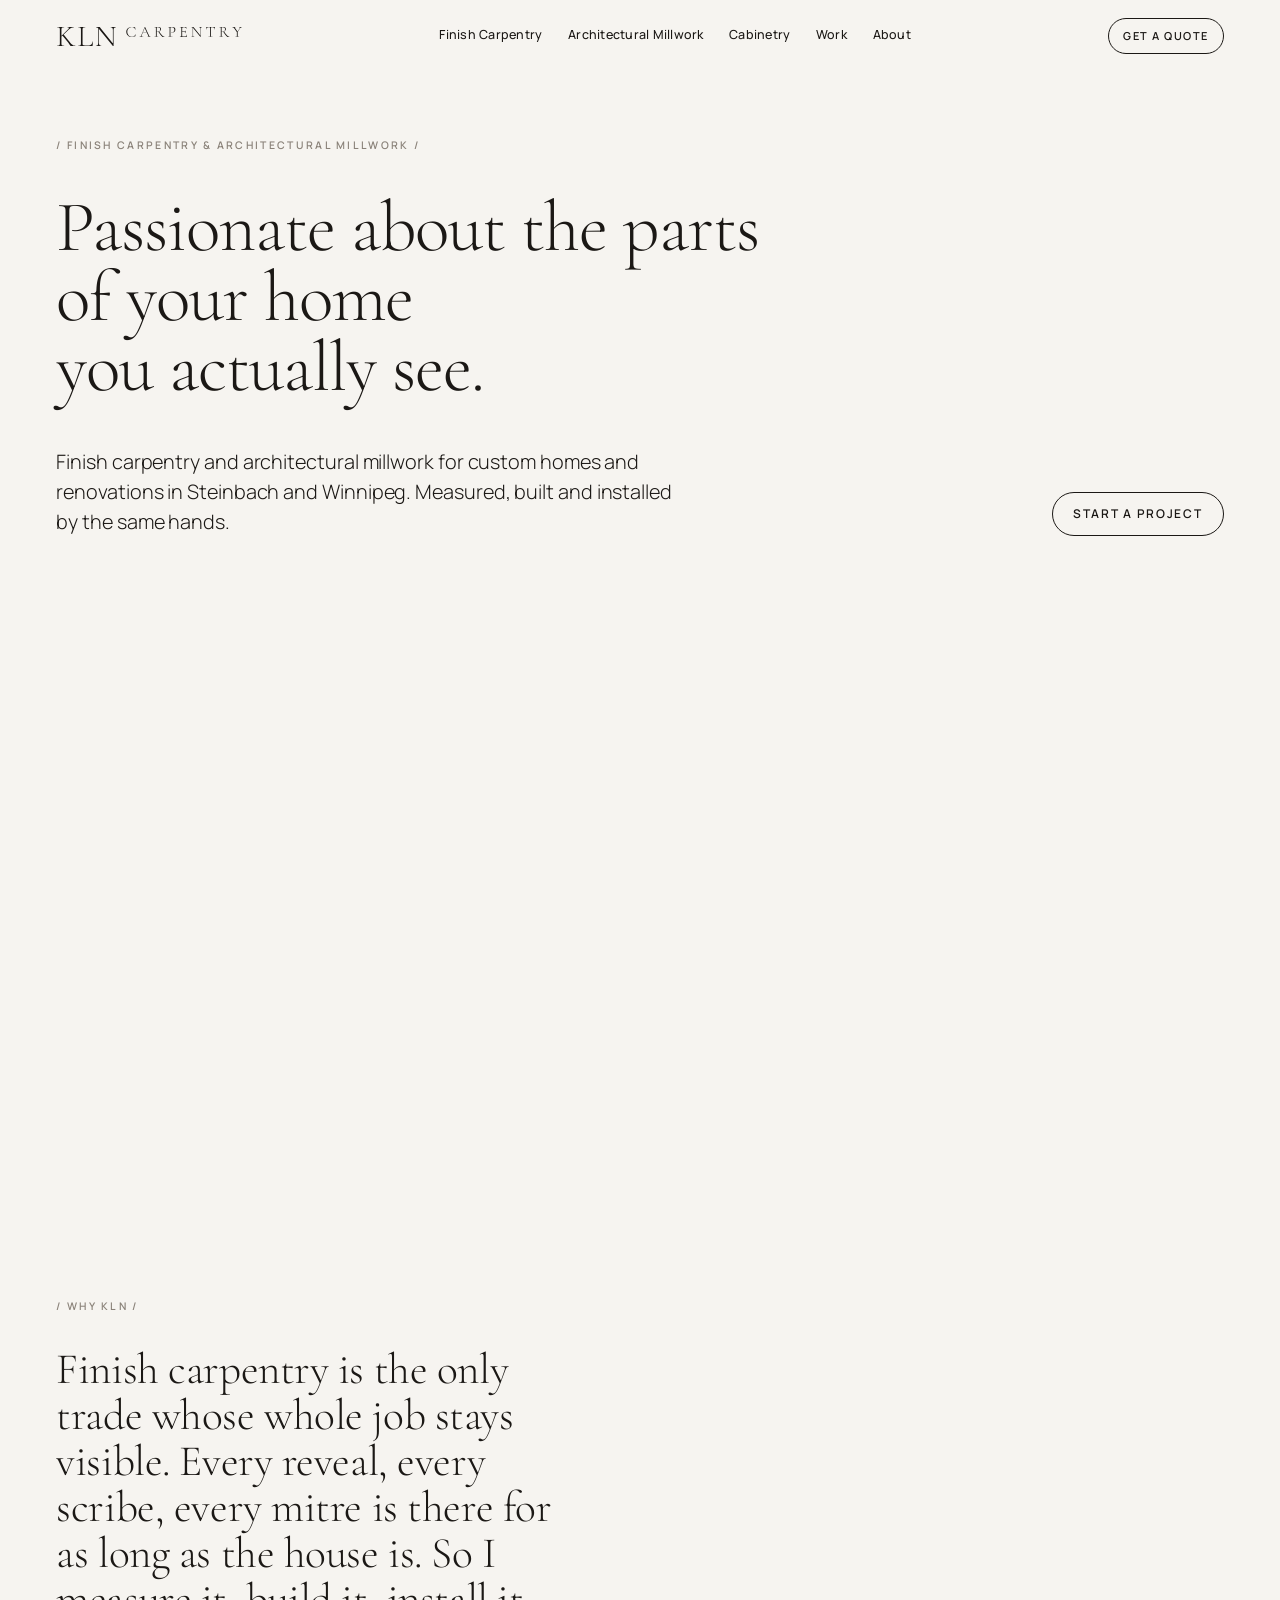
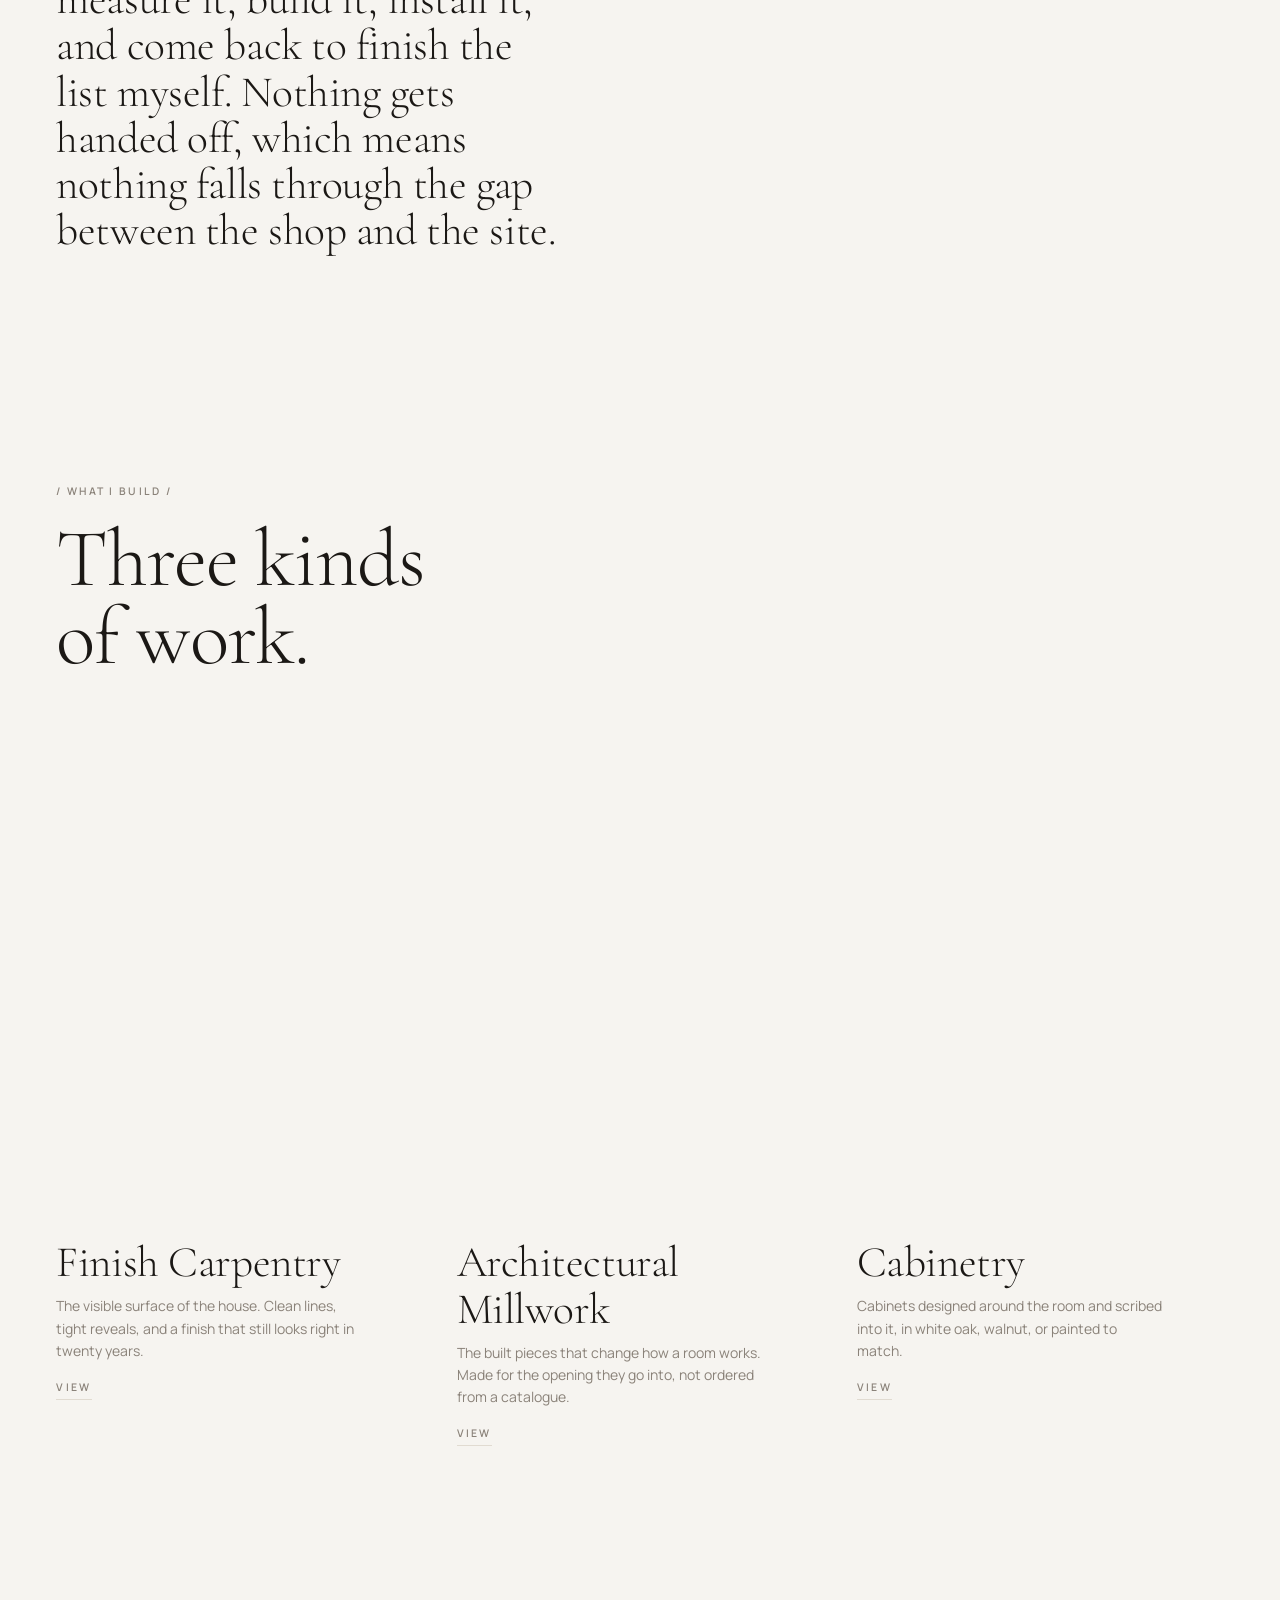
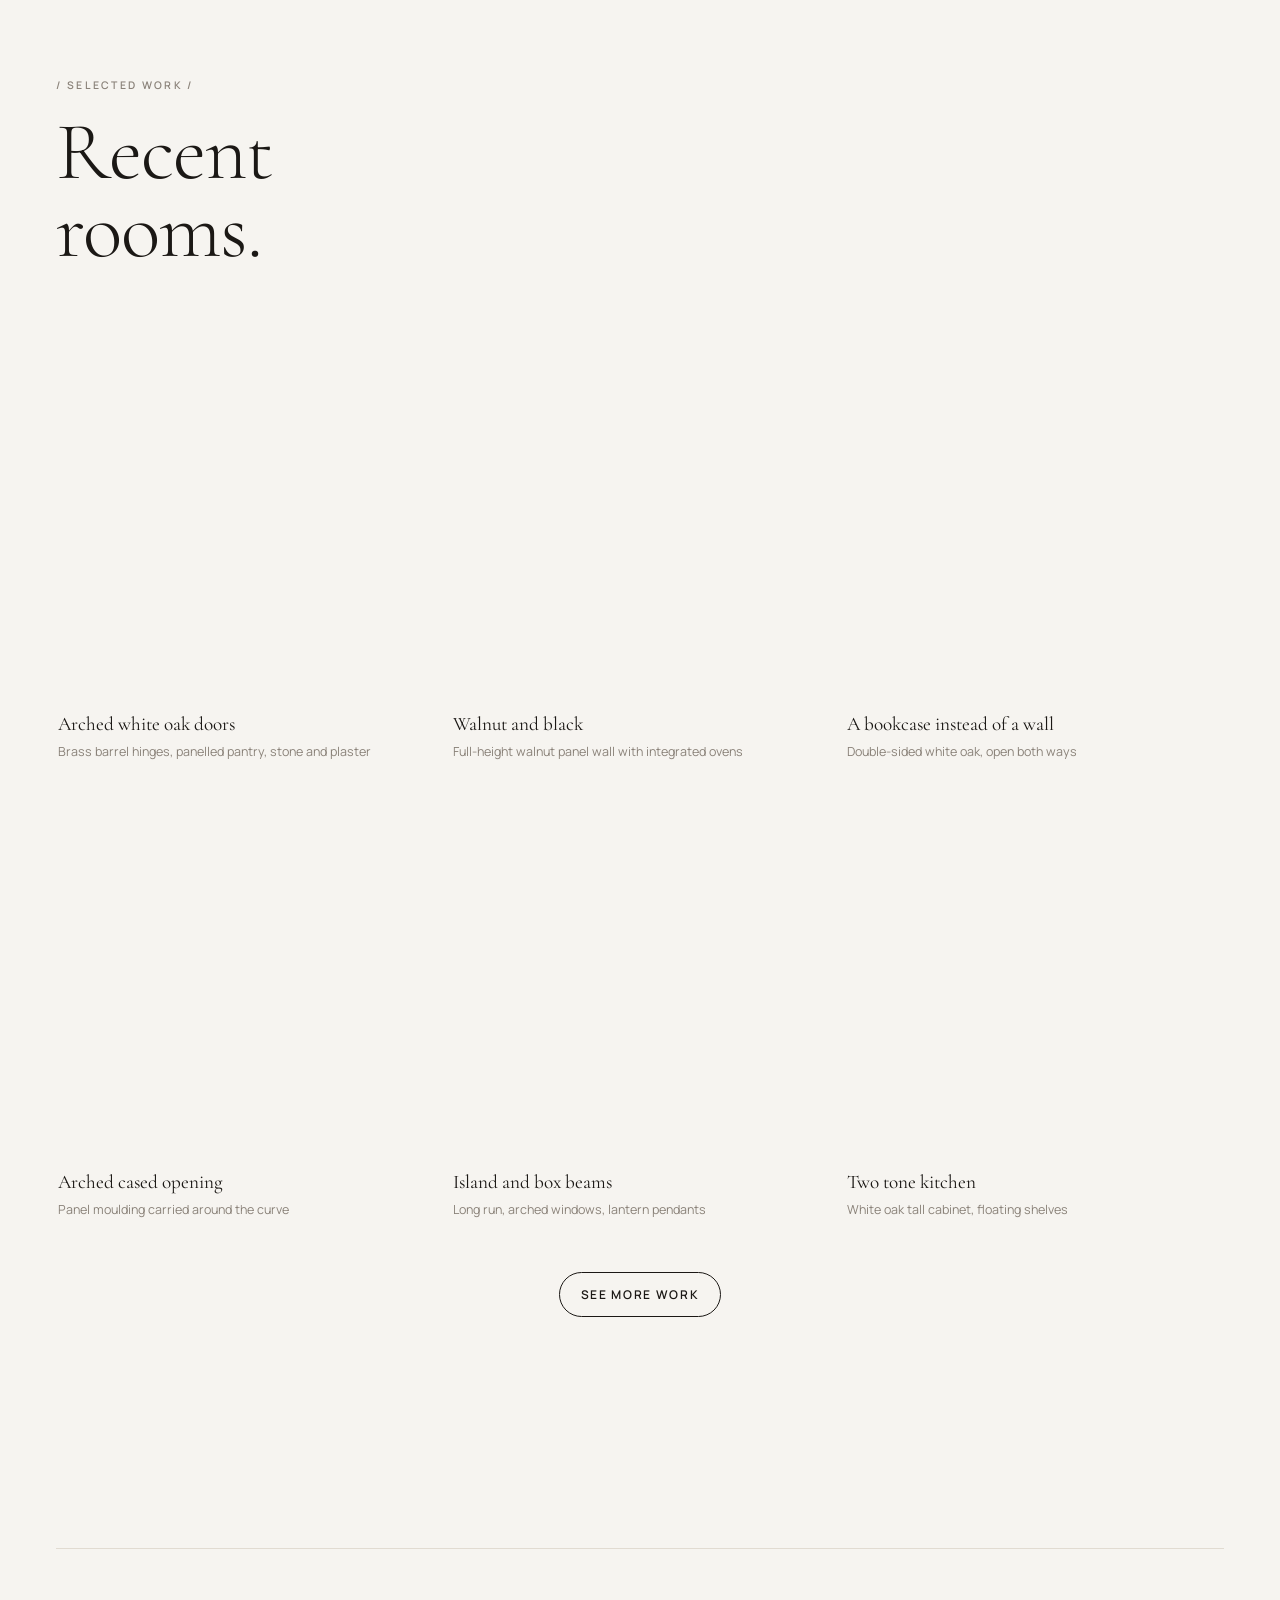
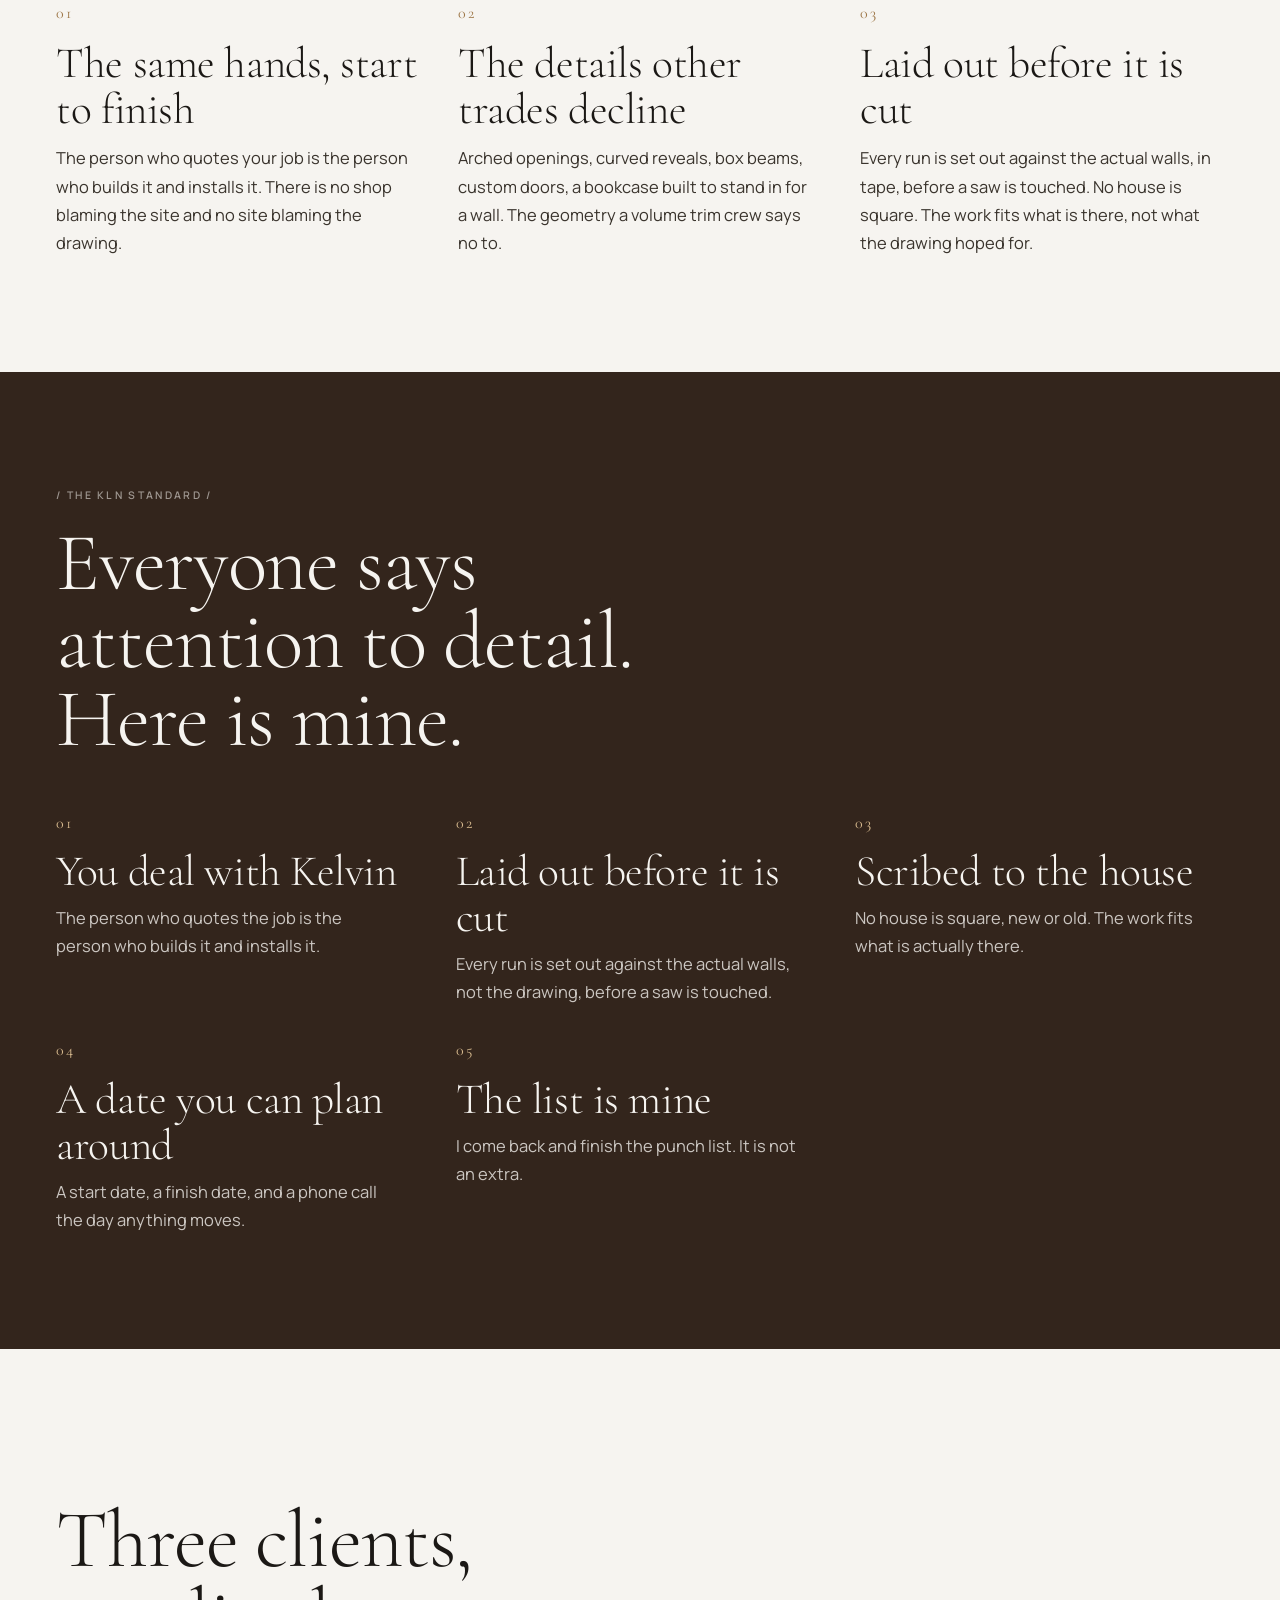
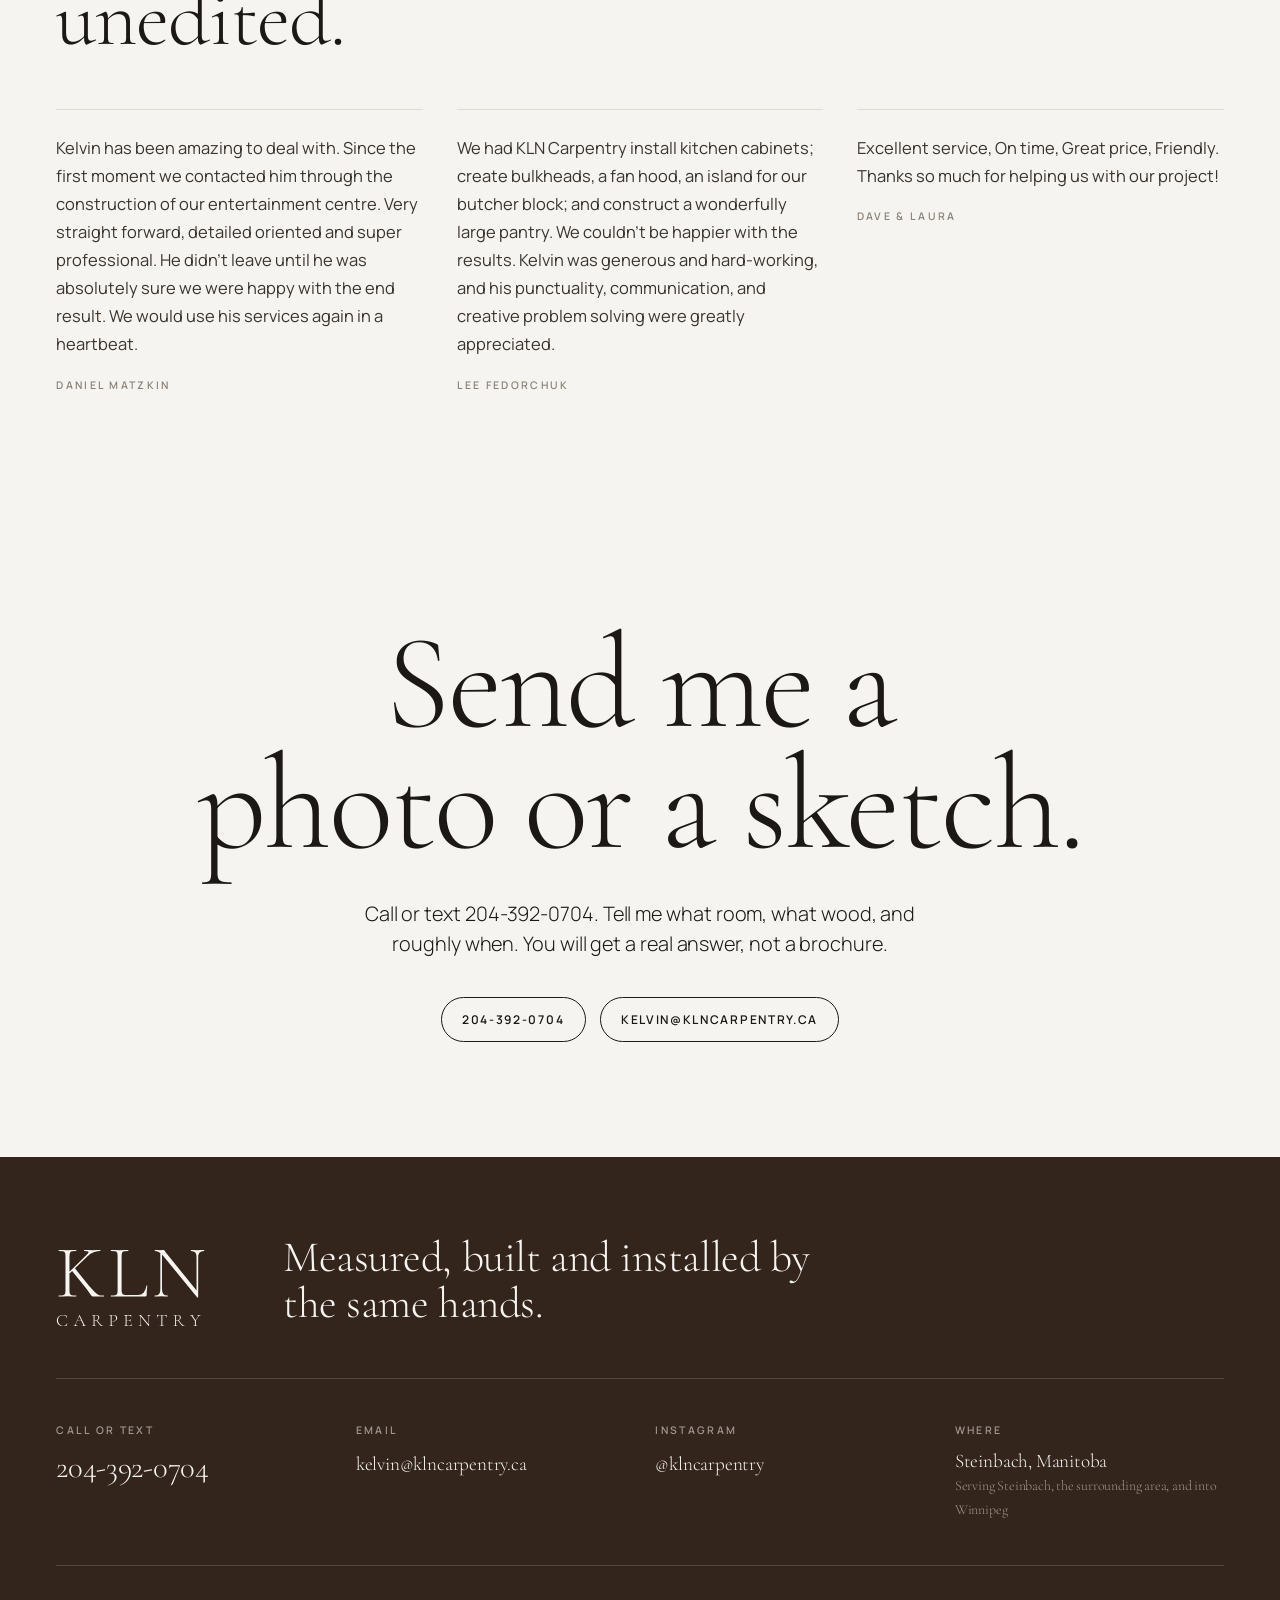
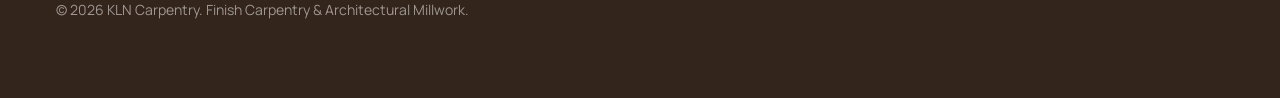
<file: index.html>
<!doctype html><html lang="en"><head>
<meta charset="utf-8"><meta name="viewport" content="width=device-width,initial-scale=1">
<title>KLN Carpentry, Finish Carpentry & Architectural Millwork in Steinbach and Winnipeg</title><meta name="description" content="Finish carpentry and architectural millwork for custom homes and renovations in Steinbach and Winnipeg. Measured, built and installed by the same hands.">
<meta name="robots" content="noindex,nofollow">
<link rel="stylesheet" href="kln.css?v=385b2d53">
<link rel="icon" href="assets/logo/kln-arch.svg">
<script>document.documentElement.className+=' js'</script>
</head><body>

<header class="nav">
  <a class="brand" href="index.html" aria-label="KLN Carpentry">
    <img src="assets/logo/kln-horizontal.svg" alt="KLN Carpentry"></a>
  <nav class="links"><a href="finish-carpentry.html">Finish Carpentry</a><a href="architectural-millwork.html">Architectural Millwork</a><a href="cabinetry.html">Cabinetry</a><a href="work.html">Work</a><a href="about.html">About</a></nav>
  <a class="btn nav-cta" href="contact.html">Get a quote</a>
  <button class="burger" aria-label="Menu" aria-expanded="false"><span></span><span></span></button>
</header>
<div class="drawer" hidden><a href="finish-carpentry.html">Finish Carpentry</a><a href="architectural-millwork.html">Architectural Millwork</a><a href="cabinetry.html">Cabinetry</a><a href="work.html">Work</a><a href="about.html">About</a><a href="contact.html">Get a quote</a></div>

<main><section class="hero wrap">
  <div class="hero-head">
    <p class="eye rv">Finish Carpentry & Architectural Millwork</p>
    <h1 class="d1 rv" data-d=".06">Passionate about the parts<br>of your home<br>you actually see.</h1>
  </div>
  <div class="hero-row">
    <p class="lede rv" data-d=".12">Finish carpentry and architectural millwork for custom homes and renovations in Steinbach and Winnipeg. Measured, built and installed by the same hands.</p>
    <a class="btn rv" data-d=".16" href="contact.html">Start a project</a>
  </div>
  <div class="hero-imgs">
    <div class="ph big rv-i" data-d="0.04" style="aspect-ratio:4/3"><img src="assets/photos/arched-doors-stone.jpg" alt="Arched white oak doors with brass barrel hinges" loading="eager"></div>
    <div class="ph arch  rv-i" data-d="0.14" style="aspect-ratio:3/4"><img src="assets/photos/walnut-kitchen.jpg" alt="Walnut panel wall with integrated ovens" loading="eager"></div>
  </div>
</section><section class="sec wrap stmt">
  <p class="eye rv">Why KLN</p>
  <p class="d3 rv" data-d=".06">Finish carpentry is the only trade whose whole job stays visible. Every reveal, every scribe, every mitre is there for as long as the house is. So I measure it, build it, install it, and come back to finish the list myself. Nothing gets handed off, which means nothing falls through the gap between the shop and the site.</p>
</section><section class="sec wrap">
  <div class="sec-head"><p class="eye rv">What I build</p>
    <h2 class="d2 rv" data-d=".05">Three kinds<br>of work.</h2></div>
  <div class="svcs"><a class="svc rv" data-d="0.00" href="finish-carpentry.html"><div class="ph arch  rv-i" data-d="0" style="aspect-ratio:3/4"><img src="assets/photos/mudroom-panel.jpg" alt="Finish Carpentry" loading="lazy"></div><h3 class="d3">Finish Carpentry</h3><p class="small">The visible surface of the house. Clean lines, tight reveals, and a finish that still looks right in twenty years.</p><span class="more lab">View</span></a><a class="svc rv" data-d="0.08" href="architectural-millwork.html"><div class="ph arch  rv-i" data-d="0" style="aspect-ratio:3/4"><img src="assets/photos/bookshelf-divider.jpg" alt="Architectural Millwork" loading="lazy"></div><h3 class="d3">Architectural Millwork</h3><p class="small">The built pieces that change how a room works. Made for the opening they go into, not ordered from a catalogue.</p><span class="more lab">View</span></a><a class="svc rv" data-d="0.16" href="cabinetry.html"><div class="ph arch  rv-i" data-d="0" style="aspect-ratio:3/4"><img src="assets/photos/walnut-kitchen.jpg" alt="Cabinetry" loading="lazy"></div><h3 class="d3">Cabinetry</h3><p class="small">Cabinets designed around the room and scribed into it, in white oak, walnut, or painted to match.</p><span class="more lab">View</span></a></div>
</section><section class="sec wrap"><div class="sec-head"><p class="eye rv">Selected work</p><h2 class="d2 rv" data-d=".05">Recent<br>rooms.</h2></div><div class="work-grid"><figure class="wk rv" data-d="0.00"><div class="ph  rv-i" data-d="0.0" style="aspect-ratio:1/1"><img src="assets/photos/arched-doors-stone.jpg" alt="Arched white oak doors" loading="lazy"></div><figcaption><span class="wk-t">Arched white oak doors</span><span class="small">Brass barrel hinges, panelled pantry, stone and plaster</span></figcaption></figure><figure class="wk rv" data-d="0.07"><div class="ph  rv-i" data-d="0.0" style="aspect-ratio:1/1"><img src="assets/photos/walnut-kitchen.jpg" alt="Walnut and black" loading="lazy"></div><figcaption><span class="wk-t">Walnut and black</span><span class="small">Full-height walnut panel wall with integrated ovens</span></figcaption></figure><figure class="wk rv" data-d="0.14"><div class="ph  rv-i" data-d="0.0" style="aspect-ratio:1/1"><img src="assets/photos/bookshelf-divider.jpg" alt="A bookcase instead of a wall" loading="lazy"></div><figcaption><span class="wk-t">A bookcase instead of a wall</span><span class="small">Double-sided white oak, open both ways</span></figcaption></figure><figure class="wk rv" data-d="0.00"><div class="ph  rv-i" data-d="0.0" style="aspect-ratio:1/1"><img src="assets/photos/arch-detail.jpg" alt="Arched cased opening" loading="lazy"></div><figcaption><span class="wk-t">Arched cased opening</span><span class="small">Panel moulding carried around the curve</span></figcaption></figure><figure class="wk rv" data-d="0.07"><div class="ph  rv-i" data-d="0.0" style="aspect-ratio:1/1"><img src="assets/photos/island-beams.jpg" alt="Island and box beams" loading="lazy"></div><figcaption><span class="wk-t">Island and box beams</span><span class="small">Long run, arched windows, lantern pendants</span></figcaption></figure><figure class="wk rv" data-d="0.14"><div class="ph  rv-i" data-d="0.0" style="aspect-ratio:1/1"><img src="assets/photos/oak-white-kitchen.jpg" alt="Two tone kitchen" loading="lazy"></div><figcaption><span class="wk-t">Two tone kitchen</span><span class="small">White oak tall cabinet, floating shelves</span></figcaption></figure></div><div class="mid"><a class="btn rv" href="work.html">See more work</a></div></section><section class="sec wrap"><hr class="rule"><div class="pils"><article class="pil rv" data-d="0.00"><span class="num">01</span><h3 class="d3">The same hands, start to finish</h3><p class="body">The person who quotes your job is the person who builds it and installs it. There is no shop blaming the site and no site blaming the drawing.</p></article><article class="pil rv" data-d="0.07"><span class="num">02</span><h3 class="d3">The details other trades decline</h3><p class="body">Arched openings, curved reveals, box beams, custom doors, a bookcase built to stand in for a wall. The geometry a volume trim crew says no to.</p></article><article class="pil rv" data-d="0.14"><span class="num">03</span><h3 class="d3">Laid out before it is cut</h3><p class="body">Every run is set out against the actual walls, in tape, before a saw is touched. No house is square. The work fits what is there, not what the drawing hoped for.</p></article></div></section><section class="sec dark"><div class="wrap">
  <div class="sec-head"><p class="eye rv">The KLN Standard</p>
    <h2 class="d2 rv" data-d=".05">Everyone says<br>attention to detail.<br>Here is mine.</h2></div>
  <div class="stds"><div class="std rv" data-d="0.00"><span class="num">01</span><h3 class="d3">You deal with Kelvin</h3><p class="body">The person who quotes the job is the person who builds it and installs it.</p></div><div class="std rv" data-d="0.05"><span class="num">02</span><h3 class="d3">Laid out before it is cut</h3><p class="body">Every run is set out against the actual walls, not the drawing, before a saw is touched.</p></div><div class="std rv" data-d="0.10"><span class="num">03</span><h3 class="d3">Scribed to the house</h3><p class="body">No house is square, new or old. The work fits what is actually there.</p></div><div class="std rv" data-d="0.15"><span class="num">04</span><h3 class="d3">A date you can plan around</h3><p class="body">A start date, a finish date, and a phone call the day anything moves.</p></div><div class="std rv" data-d="0.20"><span class="num">05</span><h3 class="d3">The list is mine</h3><p class="body">I come back and finish the punch list. It is not an extra.</p></div></div>
</div></section><section class="sec wrap">
  <div class="sec-head"><p class="eye rv">In their words</p>
    <h2 class="d2 rv" data-d=".05">Three clients,<br>unedited.</h2></div>
  <div class="qs"><blockquote class="q rv" data-d="0.00"><p class="body">Kelvin has been amazing to deal with. Since the first moment we contacted him through the construction of our entertainment centre. Very straight forward, detailed oriented and super professional. He didn't leave until he was absolutely sure we were happy with the end result. We would use his services again in a heartbeat.</p><cite class="lab">Daniel Matzkin</cite></blockquote><blockquote class="q rv" data-d="0.07"><p class="body">We had KLN Carpentry install kitchen cabinets; create bulkheads, a fan hood, an island for our butcher block; and construct a wonderfully large pantry. We couldn't be happier with the results. Kelvin was generous and hard-working, and his punctuality, communication, and creative problem solving were greatly appreciated.</p><cite class="lab">Lee Fedorchuk</cite></blockquote><blockquote class="q rv" data-d="0.14"><p class="body">Excellent service, On time, Great price, Friendly. Thanks so much for helping us with our project!</p><cite class="lab">Dave & Laura</cite></blockquote></div>
</section><section class="sec cta wrap">
  <h2 class="d1 rv">Send me a<br>photo or a sketch.</h2>
  <p class="lede rv" data-d=".07">Call or text 204-392-0704. Tell me what room, what wood, and
    roughly when. You will get a real answer, not a brochure.</p>
  <div class="cta-row rv" data-d=".12">
    <a class="btn" href="tel:+12043920704">204-392-0704</a>
    <a class="btn" href="mailto:kelvin@klncarpentry.ca">kelvin@klncarpentry.ca</a>
  </div>
</section></main>

<footer class="foot dark">
  <div class="wrap">
    <div class="foot-top">
      <img class="foot-mark" src="assets/logo/kln-stacked-reverse.svg" alt="KLN Carpentry">
      <div class="foot-say d3">Measured, built and installed by the same hands.</div>
    </div>
    <hr class="rule">
    <div class="foot-grid">
      <div><div class="lab">Call or text</div><a class="foot-big" href="tel:+12043920704">204-392-0704</a></div>
      <div><div class="lab">Email</div><a class="foot-big sm" href="mailto:kelvin@klncarpentry.ca">kelvin@klncarpentry.ca</a></div>
      <div><div class="lab">Instagram</div><a class="foot-big sm" href="https://instagram.com/klncarpentry">@klncarpentry</a></div>
      <div><div class="lab">Where</div><div class="foot-big sm">Steinbach, Manitoba<br><span class="small">Serving Steinbach, the surrounding area, and into Winnipeg</span></div></div>
    </div>
    <div class="foot-end small">&copy; 2026 KLN Carpentry. Finish Carpentry & Architectural Millwork.</div>
  </div>
</footer>
<script>
// scroll reveal, staggered by position in its group
(function(){
  var els=[].slice.call(document.querySelectorAll('.rv,.rv-i'));
  // ?still=1 paints the finished state at once. Used by the screenshot and PDF renders,
  // where there is no scrolling and an IntersectionObserver never fires.
  var freeze=function(){document.documentElement.classList.add('no-anim')};
  if(/[?&]still=/.test(location.search)){
    [].forEach.call(document.images,function(i){i.loading='eager'});
    freeze();
    return;
  }
  if(!('IntersectionObserver' in window)){els.forEach(function(e){e.classList.add('in')});return}
  var io=new IntersectionObserver(function(rows){
    rows.forEach(function(r){
      if(!r.isIntersecting)return;
      var d=parseFloat(r.target.dataset.d||0);
      setTimeout(function(){r.target.classList.add('in')},d*1000);
      io.unobserve(r.target);
    });
  },{rootMargin:'0px 0px -9% 0px',threshold:.08});
  els.forEach(function(e){io.observe(e)});
  // If anything is still invisible after 4s, drop the animation entirely and show it.
  // A blank page is never acceptable, whatever the browser is doing with its clock.
  setTimeout(function(){
    var stuck=els.some(function(e){return getComputedStyle(e).opacity==='0'});
    if(stuck)freeze();
  },4000);
  // header goes solid once you leave the hero
  var h=document.querySelector('.nav');
  if(h){addEventListener('scroll',function(){h.classList.toggle('stuck',scrollY>40)},{passive:true})}
})();

document.querySelector('.burger').addEventListener('click',function(){
  var d=document.querySelector('.drawer');d.hidden=!d.hidden;
  this.setAttribute('aria-expanded',String(!d.hidden));
});</script>
</body></html>
</file>
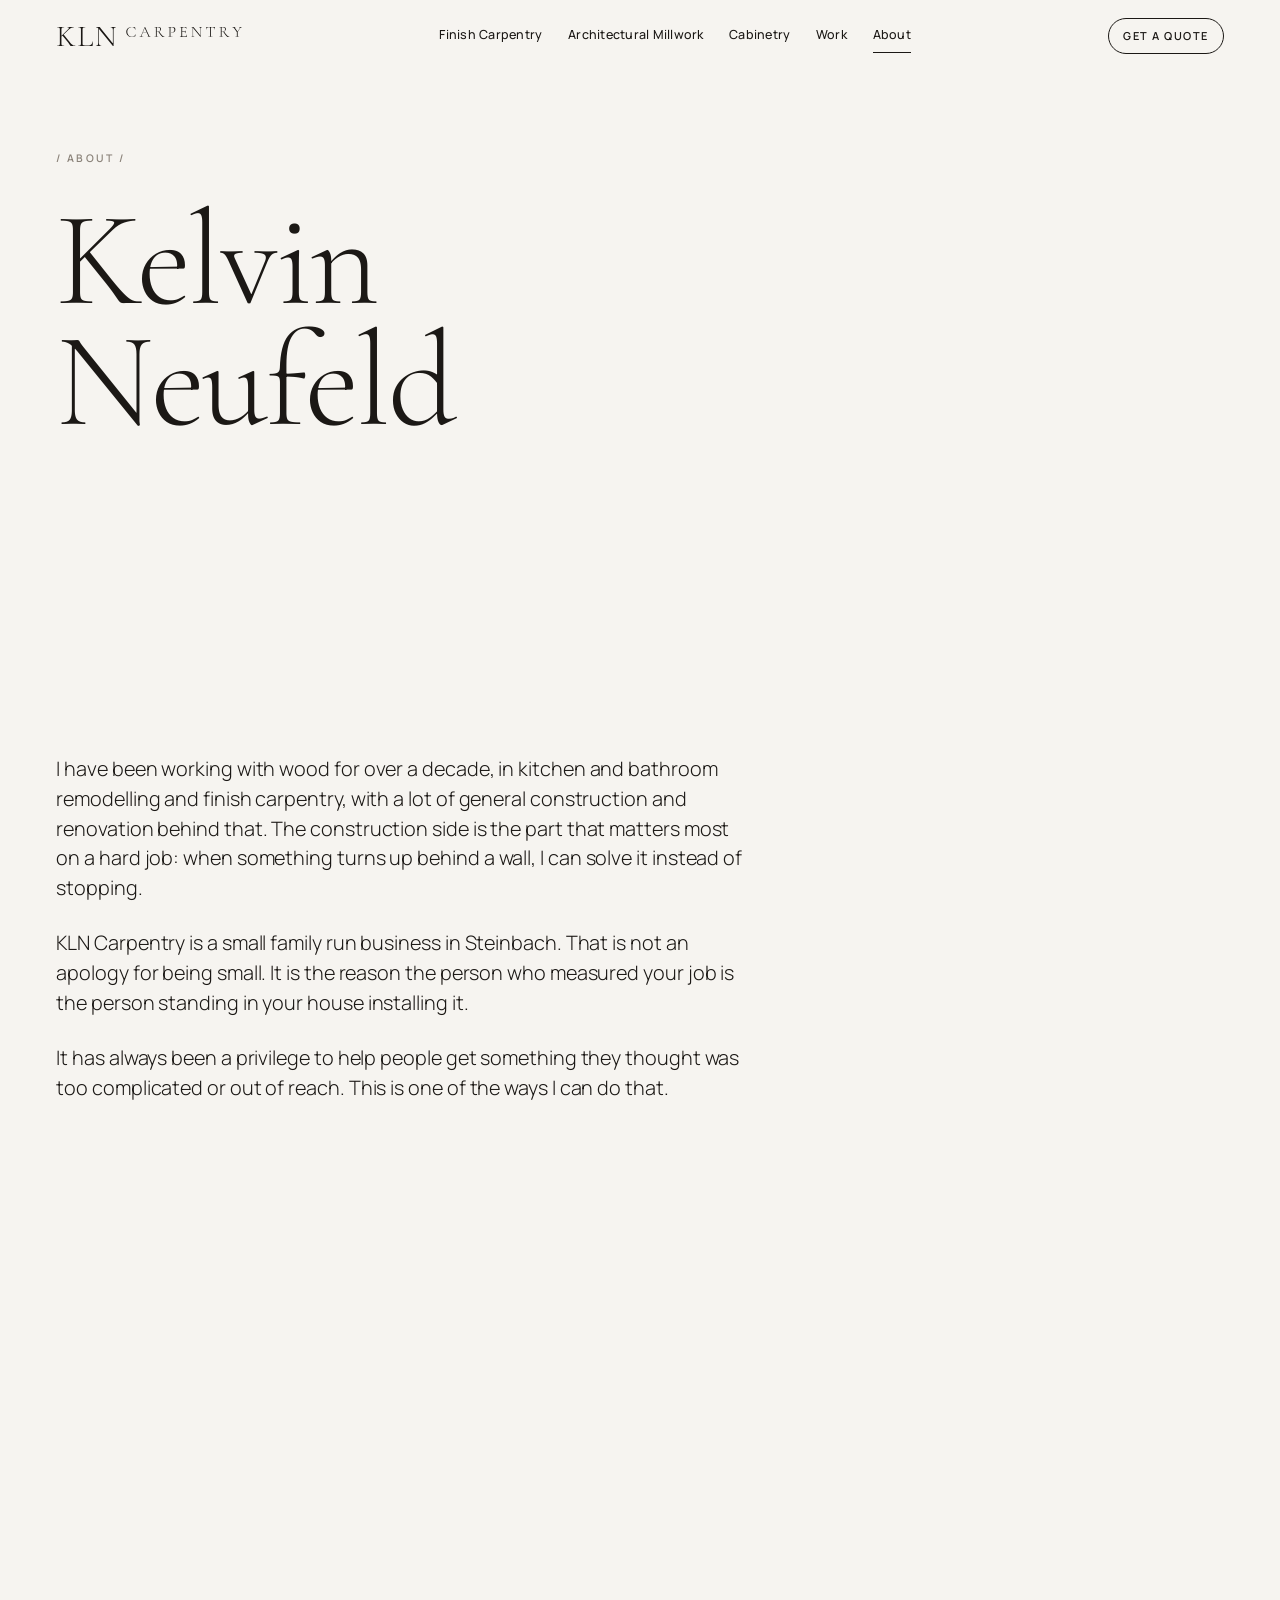
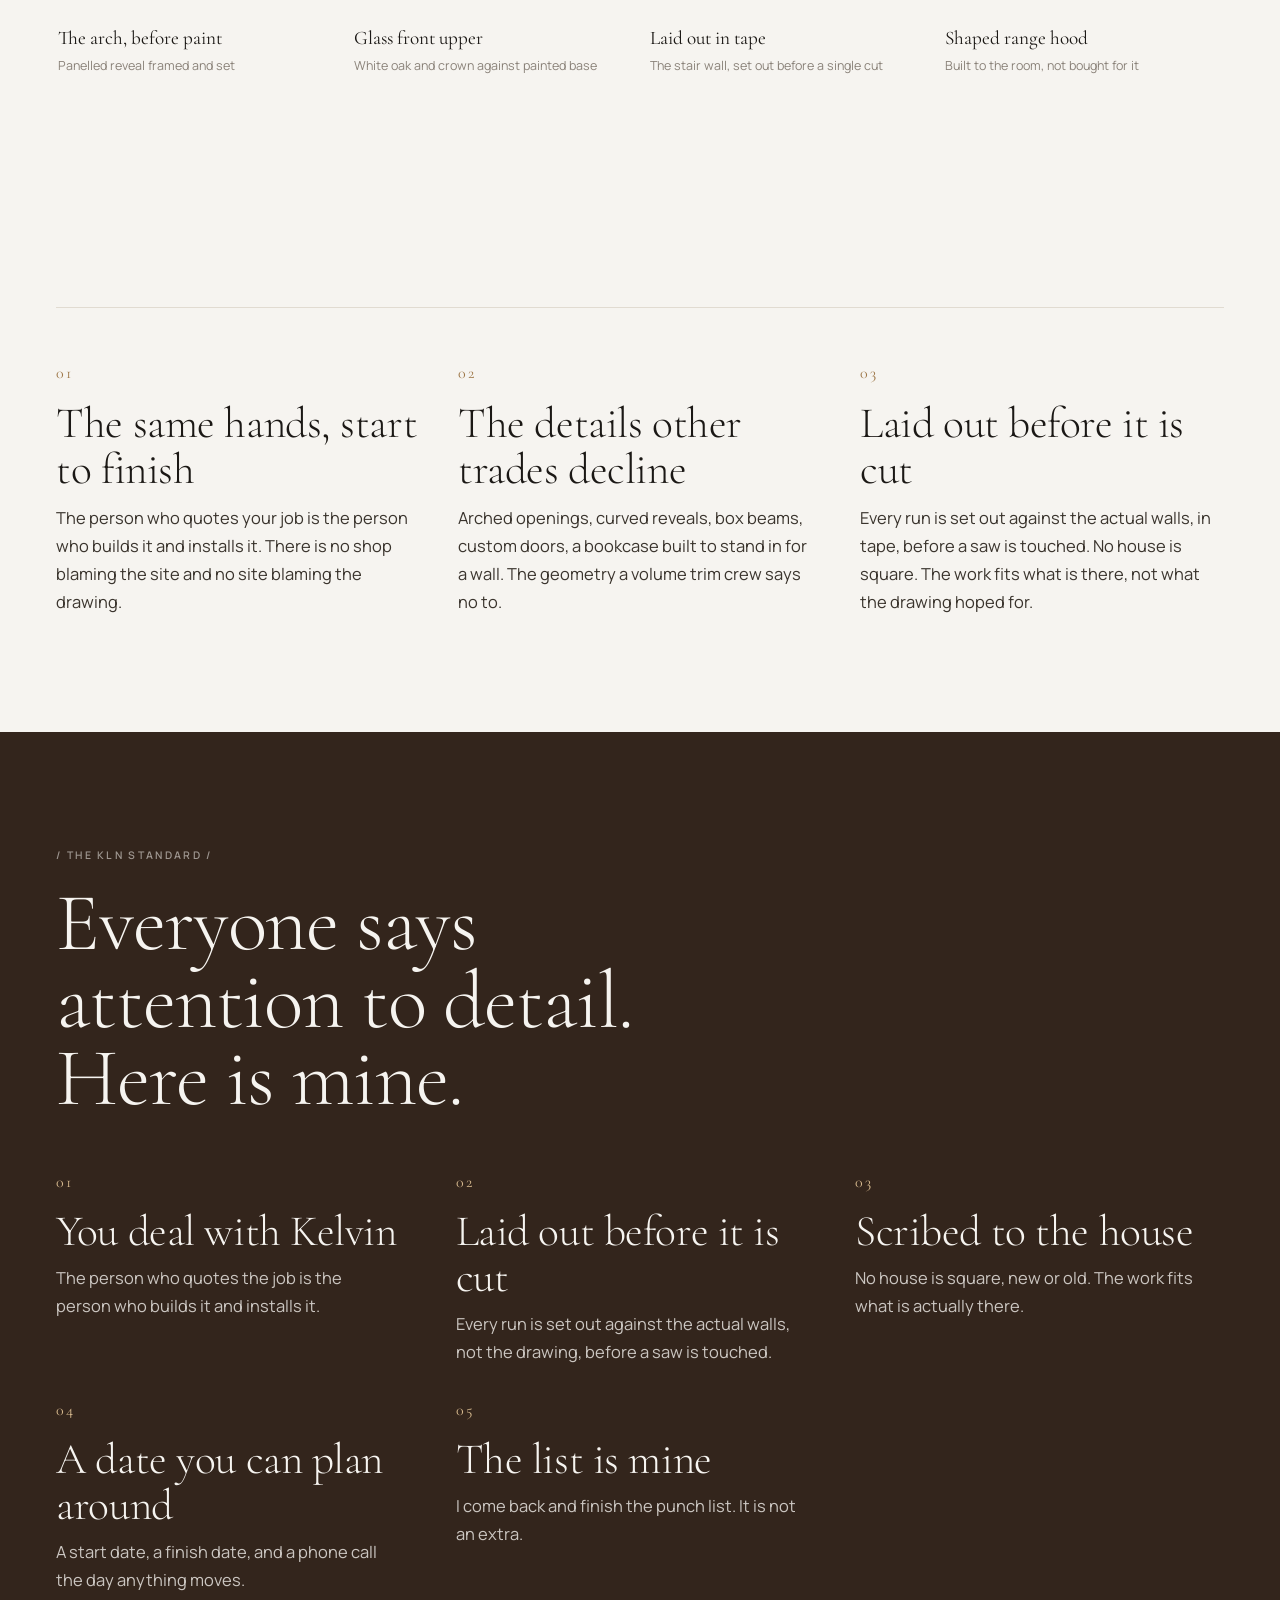
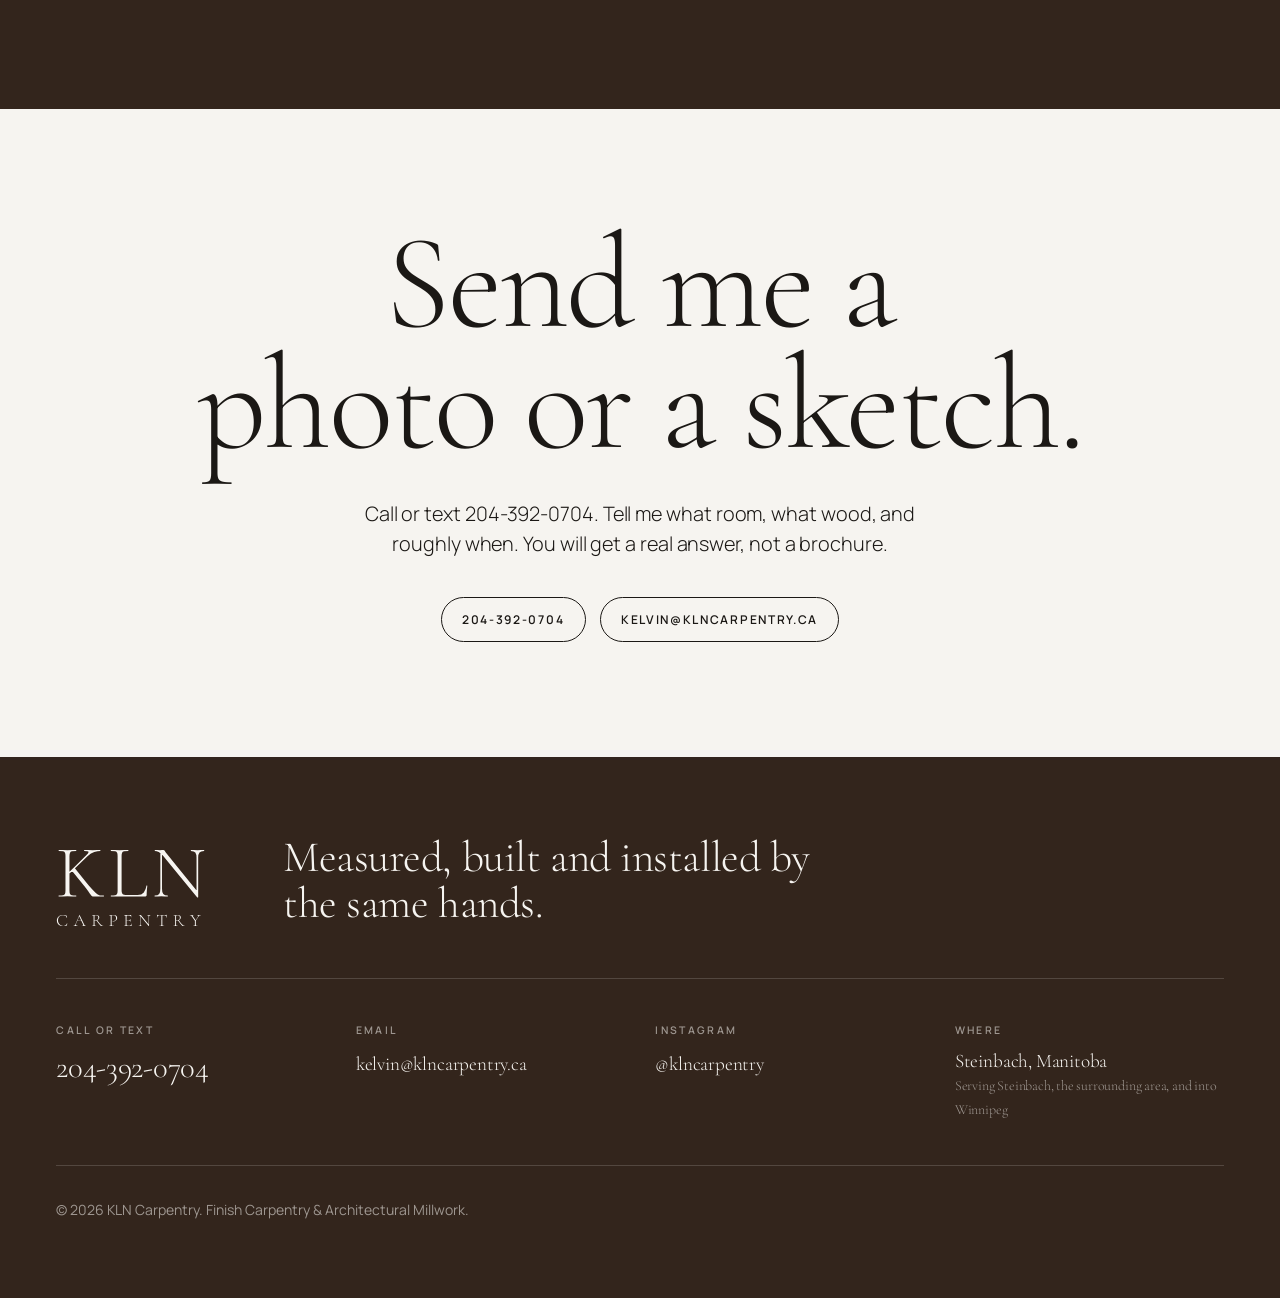
<file: about.html>
<!doctype html><html lang="en"><head>
<meta charset="utf-8"><meta name="viewport" content="width=device-width,initial-scale=1">
<title>About Kelvin Neufeld, KLN Carpentry</title><meta name="description" content="Kelvin Neufeld runs KLN Carpentry in Steinbach, Manitoba. Measured, built and installed by the same hands.">
<meta name="robots" content="noindex,nofollow">
<link rel="stylesheet" href="kln.css?v=385b2d53">
<link rel="icon" href="assets/logo/kln-arch.svg">
<script>document.documentElement.className+=' js'</script>
</head><body>

<header class="nav">
  <a class="brand" href="index.html" aria-label="KLN Carpentry">
    <img src="assets/logo/kln-horizontal.svg" alt="KLN Carpentry"></a>
  <nav class="links"><a href="finish-carpentry.html">Finish Carpentry</a><a href="architectural-millwork.html">Architectural Millwork</a><a href="cabinetry.html">Cabinetry</a><a href="work.html">Work</a><a href="about.html" class=on>About</a></nav>
  <a class="btn nav-cta" href="contact.html">Get a quote</a>
  <button class="burger" aria-label="Menu" aria-expanded="false"><span></span><span></span></button>
</header>
<div class="drawer" hidden><a href="finish-carpentry.html">Finish Carpentry</a><a href="architectural-millwork.html">Architectural Millwork</a><a href="cabinetry.html">Cabinetry</a><a href="work.html">Work</a><a href="about.html" class=on>About</a><a href="contact.html">Get a quote</a></div>

<main><section class="sub wrap">
  <p class="eye rv">About</p>
  <h1 class="d1 rv" data-d=".05">Kelvin<br>Neufeld</h1>
</section>
<section class="sec wrap"><div class="split">
  <div class="abt"><p class="lede rv" data-d="0.00">I have been working with wood for over a decade, in kitchen and bathroom remodelling and finish carpentry, with a lot of general construction and renovation behind that. The construction side is the part that matters most on a hard job: when something turns up behind a wall, I can solve it instead of stopping.</p><p class="lede rv" data-d="0.06">KLN Carpentry is a small family run business in Steinbach. That is not an apology for being small. It is the reason the person who measured your job is the person standing in your house installing it.</p><p class="lede rv" data-d="0.12">It has always been a privilege to help people get something they thought was too complicated or out of reach. This is one of the ways I can do that.</p></div>
  <div class="ph arch  rv-i" data-d="0.08" style="aspect-ratio:4/5"><img src="assets/photos/kelvin-family.jpg" alt="Kelvin Neufeld" loading="lazy"></div>
</div></section>
<section class="sec wrap"><div class="work-grid four"><figure class="wk rv" data-d="0.00"><div class="ph  rv-i" data-d="0.0" style="aspect-ratio:1/1"><img src="assets/photos/arch-rough.jpg" alt="The arch, before paint" loading="lazy"></div><figcaption><span class="wk-t">The arch, before paint</span><span class="small">Panelled reveal framed and set</span></figcaption></figure><figure class="wk rv" data-d="0.07"><div class="ph  rv-i" data-d="0.0" style="aspect-ratio:1/1"><img src="assets/photos/oak-glass-upper.jpg" alt="Glass front upper" loading="lazy"></div><figcaption><span class="wk-t">Glass front upper</span><span class="small">White oak and crown against painted base</span></figcaption></figure><figure class="wk rv" data-d="0.14"><div class="ph  rv-i" data-d="0.0" style="aspect-ratio:1/1"><img src="assets/photos/stair-layout.jpg" alt="Laid out in tape" loading="lazy"></div><figcaption><span class="wk-t">Laid out in tape</span><span class="small">The stair wall, set out before a single cut</span></figcaption></figure><figure class="wk rv" data-d="0.00"><div class="ph  rv-i" data-d="0.0" style="aspect-ratio:1/1"><img src="assets/photos/wood-hood.jpg" alt="Shaped range hood" loading="lazy"></div><figcaption><span class="wk-t">Shaped range hood</span><span class="small">Built to the room, not bought for it</span></figcaption></figure></div></section><section class="sec wrap"><hr class="rule"><div class="pils"><article class="pil rv" data-d="0.00"><span class="num">01</span><h3 class="d3">The same hands, start to finish</h3><p class="body">The person who quotes your job is the person who builds it and installs it. There is no shop blaming the site and no site blaming the drawing.</p></article><article class="pil rv" data-d="0.07"><span class="num">02</span><h3 class="d3">The details other trades decline</h3><p class="body">Arched openings, curved reveals, box beams, custom doors, a bookcase built to stand in for a wall. The geometry a volume trim crew says no to.</p></article><article class="pil rv" data-d="0.14"><span class="num">03</span><h3 class="d3">Laid out before it is cut</h3><p class="body">Every run is set out against the actual walls, in tape, before a saw is touched. No house is square. The work fits what is there, not what the drawing hoped for.</p></article></div></section><section class="sec dark"><div class="wrap">
  <div class="sec-head"><p class="eye rv">The KLN Standard</p>
    <h2 class="d2 rv" data-d=".05">Everyone says<br>attention to detail.<br>Here is mine.</h2></div>
  <div class="stds"><div class="std rv" data-d="0.00"><span class="num">01</span><h3 class="d3">You deal with Kelvin</h3><p class="body">The person who quotes the job is the person who builds it and installs it.</p></div><div class="std rv" data-d="0.05"><span class="num">02</span><h3 class="d3">Laid out before it is cut</h3><p class="body">Every run is set out against the actual walls, not the drawing, before a saw is touched.</p></div><div class="std rv" data-d="0.10"><span class="num">03</span><h3 class="d3">Scribed to the house</h3><p class="body">No house is square, new or old. The work fits what is actually there.</p></div><div class="std rv" data-d="0.15"><span class="num">04</span><h3 class="d3">A date you can plan around</h3><p class="body">A start date, a finish date, and a phone call the day anything moves.</p></div><div class="std rv" data-d="0.20"><span class="num">05</span><h3 class="d3">The list is mine</h3><p class="body">I come back and finish the punch list. It is not an extra.</p></div></div>
</div></section><section class="sec cta wrap">
  <h2 class="d1 rv">Send me a<br>photo or a sketch.</h2>
  <p class="lede rv" data-d=".07">Call or text 204-392-0704. Tell me what room, what wood, and
    roughly when. You will get a real answer, not a brochure.</p>
  <div class="cta-row rv" data-d=".12">
    <a class="btn" href="tel:+12043920704">204-392-0704</a>
    <a class="btn" href="mailto:kelvin@klncarpentry.ca">kelvin@klncarpentry.ca</a>
  </div>
</section></main>

<footer class="foot dark">
  <div class="wrap">
    <div class="foot-top">
      <img class="foot-mark" src="assets/logo/kln-stacked-reverse.svg" alt="KLN Carpentry">
      <div class="foot-say d3">Measured, built and installed by the same hands.</div>
    </div>
    <hr class="rule">
    <div class="foot-grid">
      <div><div class="lab">Call or text</div><a class="foot-big" href="tel:+12043920704">204-392-0704</a></div>
      <div><div class="lab">Email</div><a class="foot-big sm" href="mailto:kelvin@klncarpentry.ca">kelvin@klncarpentry.ca</a></div>
      <div><div class="lab">Instagram</div><a class="foot-big sm" href="https://instagram.com/klncarpentry">@klncarpentry</a></div>
      <div><div class="lab">Where</div><div class="foot-big sm">Steinbach, Manitoba<br><span class="small">Serving Steinbach, the surrounding area, and into Winnipeg</span></div></div>
    </div>
    <div class="foot-end small">&copy; 2026 KLN Carpentry. Finish Carpentry & Architectural Millwork.</div>
  </div>
</footer>
<script>
// scroll reveal, staggered by position in its group
(function(){
  var els=[].slice.call(document.querySelectorAll('.rv,.rv-i'));
  // ?still=1 paints the finished state at once. Used by the screenshot and PDF renders,
  // where there is no scrolling and an IntersectionObserver never fires.
  var freeze=function(){document.documentElement.classList.add('no-anim')};
  if(/[?&]still=/.test(location.search)){
    [].forEach.call(document.images,function(i){i.loading='eager'});
    freeze();
    return;
  }
  if(!('IntersectionObserver' in window)){els.forEach(function(e){e.classList.add('in')});return}
  var io=new IntersectionObserver(function(rows){
    rows.forEach(function(r){
      if(!r.isIntersecting)return;
      var d=parseFloat(r.target.dataset.d||0);
      setTimeout(function(){r.target.classList.add('in')},d*1000);
      io.unobserve(r.target);
    });
  },{rootMargin:'0px 0px -9% 0px',threshold:.08});
  els.forEach(function(e){io.observe(e)});
  // If anything is still invisible after 4s, drop the animation entirely and show it.
  // A blank page is never acceptable, whatever the browser is doing with its clock.
  setTimeout(function(){
    var stuck=els.some(function(e){return getComputedStyle(e).opacity==='0'});
    if(stuck)freeze();
  },4000);
  // header goes solid once you leave the hero
  var h=document.querySelector('.nav');
  if(h){addEventListener('scroll',function(){h.classList.toggle('stuck',scrollY>40)},{passive:true})}
})();

document.querySelector('.burger').addEventListener('click',function(){
  var d=document.querySelector('.drawer');d.hidden=!d.hidden;
  this.setAttribute('aria-expanded',String(!d.hidden));
});</script>
</body></html>
</file>
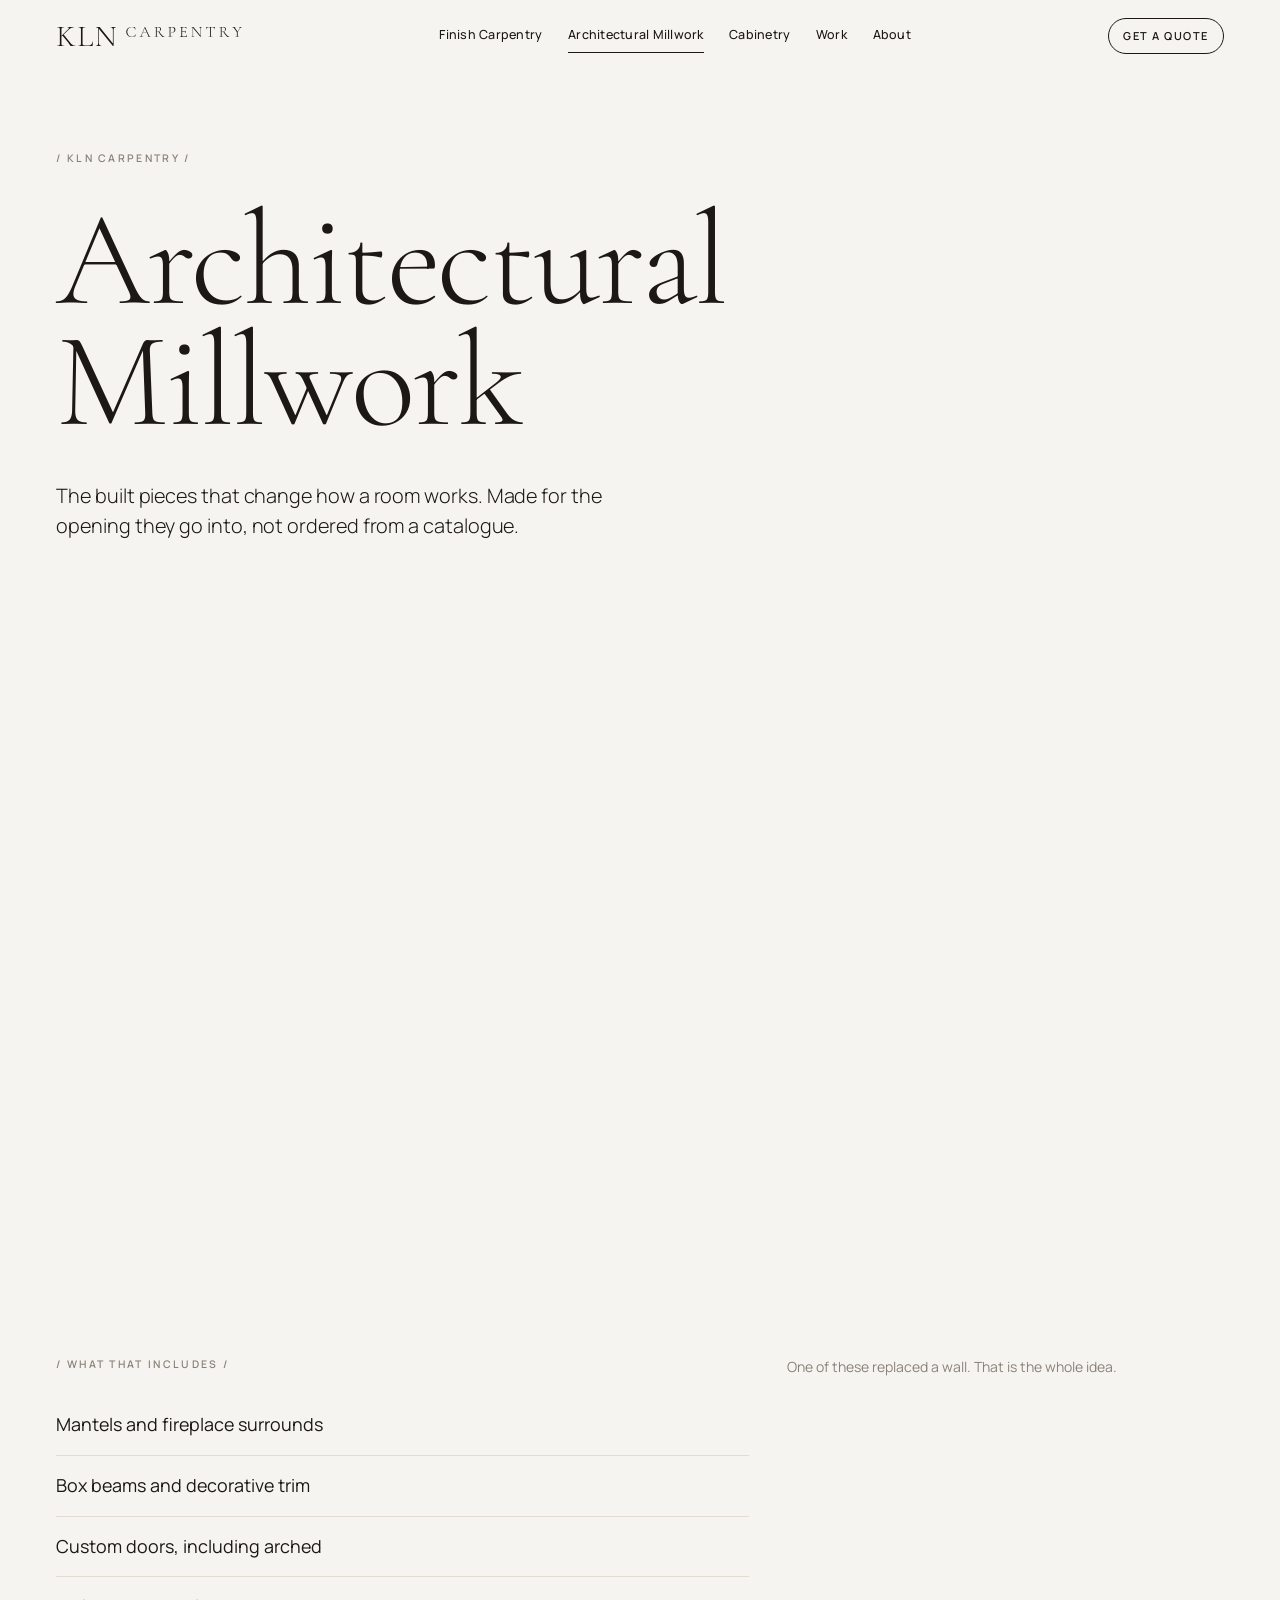
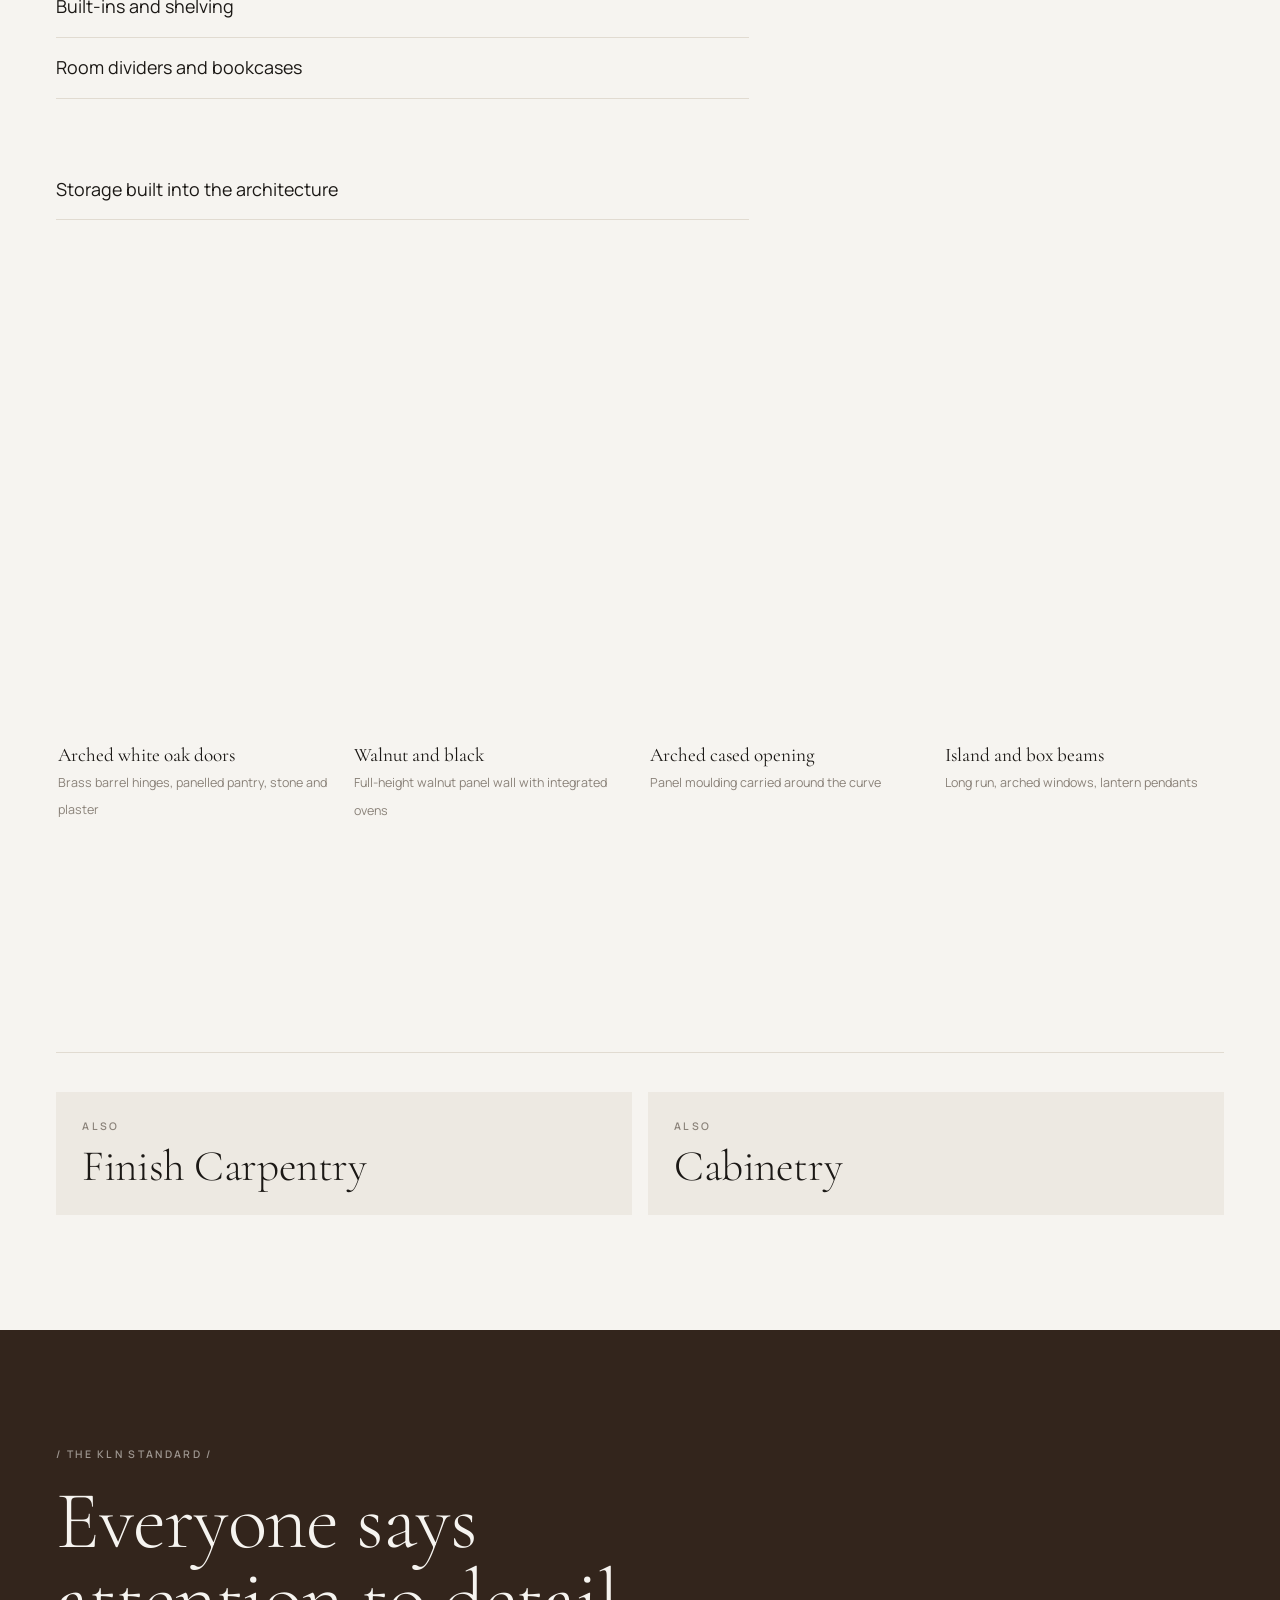
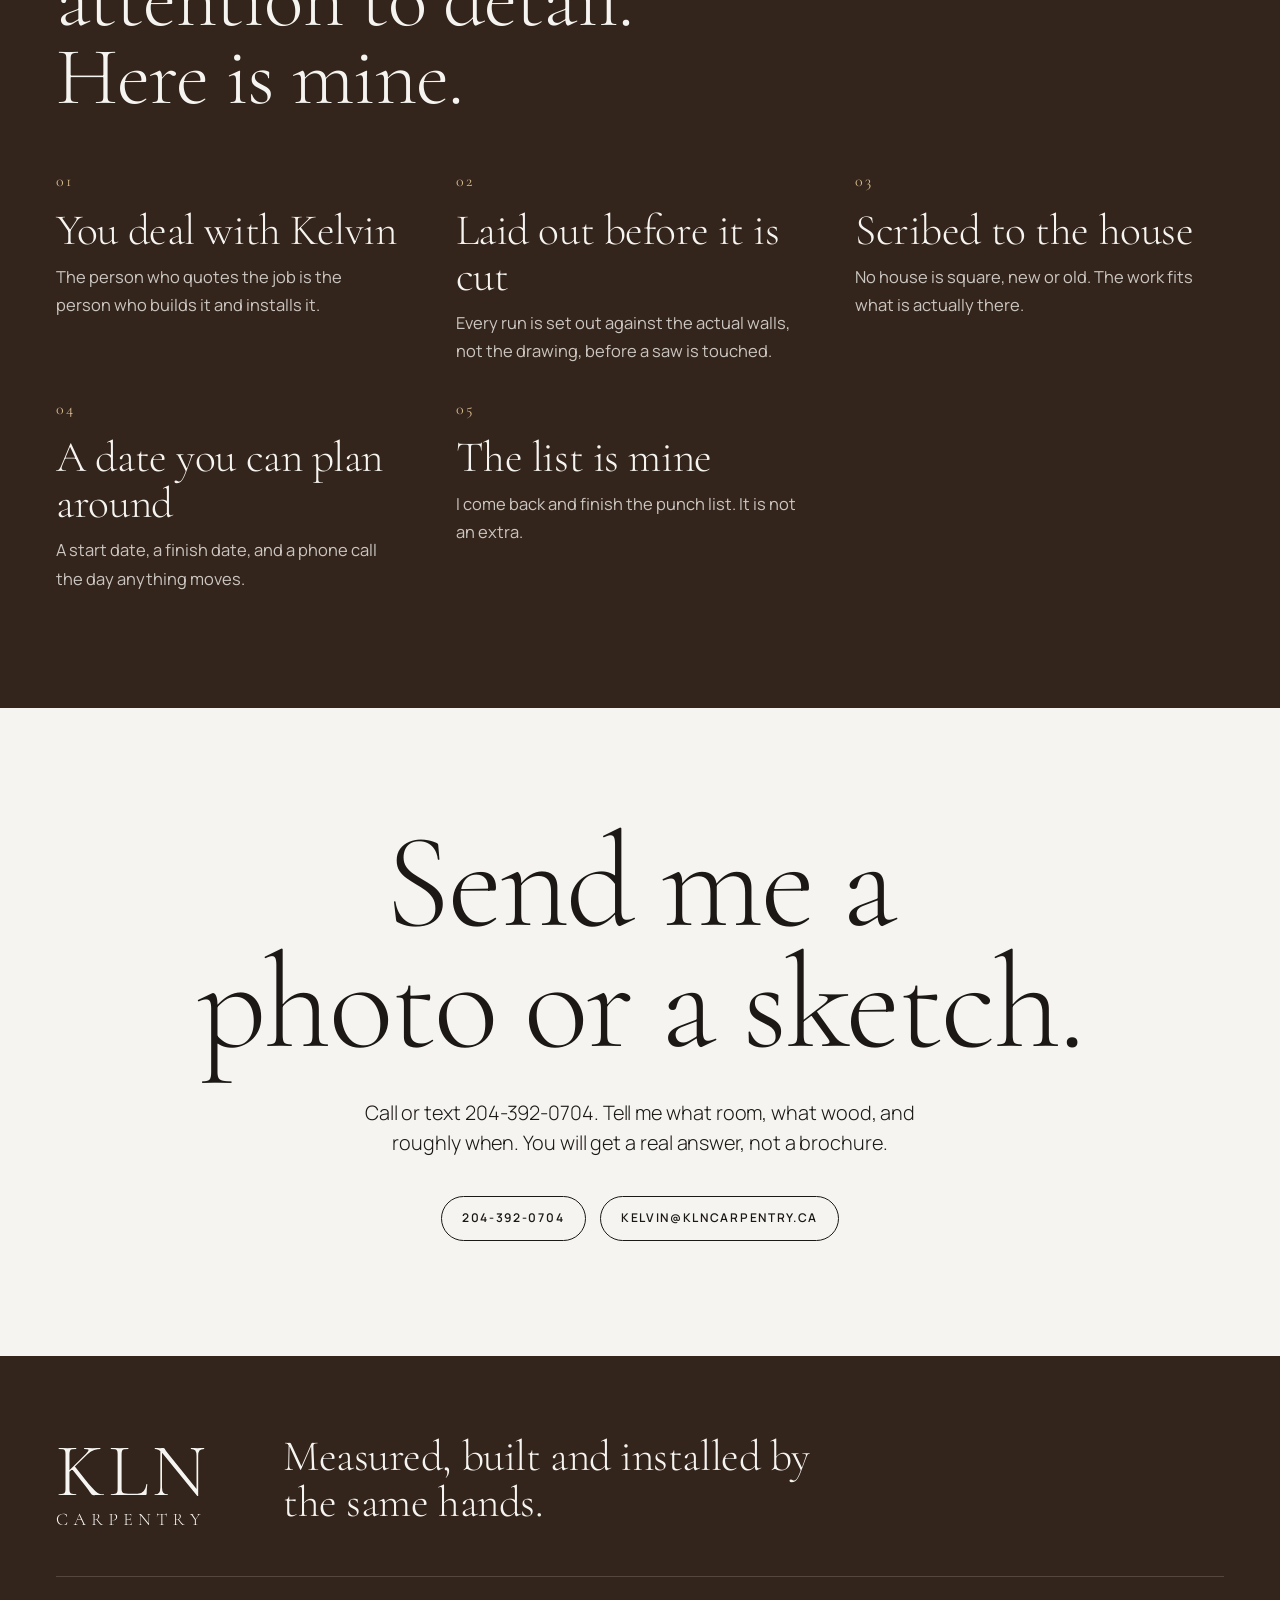
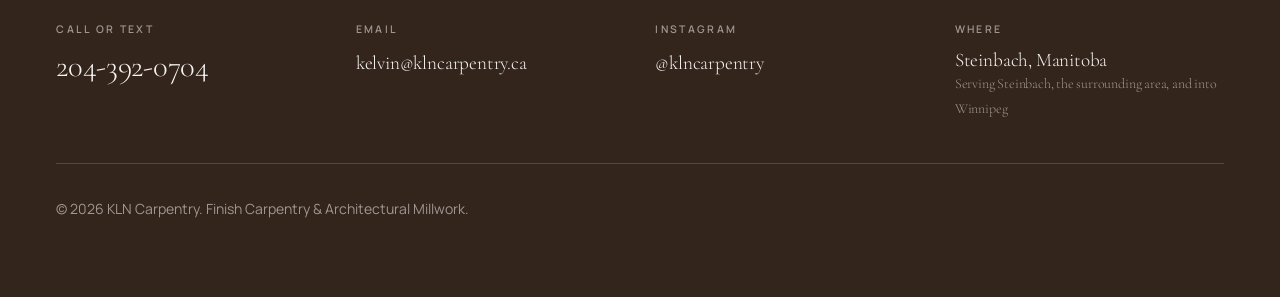
<file: architectural-millwork.html>
<!doctype html><html lang="en"><head>
<meta charset="utf-8"><meta name="viewport" content="width=device-width,initial-scale=1">
<title>Architectural Millwork, KLN Carpentry</title><meta name="description" content="The built pieces that change how a room works. Made for the opening they go into, not ordered from a catalogue.">
<meta name="robots" content="noindex,nofollow">
<link rel="stylesheet" href="kln.css?v=385b2d53">
<link rel="icon" href="assets/logo/kln-arch.svg">
<script>document.documentElement.className+=' js'</script>
</head><body>

<header class="nav">
  <a class="brand" href="index.html" aria-label="KLN Carpentry">
    <img src="assets/logo/kln-horizontal.svg" alt="KLN Carpentry"></a>
  <nav class="links"><a href="finish-carpentry.html">Finish Carpentry</a><a href="architectural-millwork.html" class=on>Architectural Millwork</a><a href="cabinetry.html">Cabinetry</a><a href="work.html">Work</a><a href="about.html">About</a></nav>
  <a class="btn nav-cta" href="contact.html">Get a quote</a>
  <button class="burger" aria-label="Menu" aria-expanded="false"><span></span><span></span></button>
</header>
<div class="drawer" hidden><a href="finish-carpentry.html">Finish Carpentry</a><a href="architectural-millwork.html" class=on>Architectural Millwork</a><a href="cabinetry.html">Cabinetry</a><a href="work.html">Work</a><a href="about.html">About</a><a href="contact.html">Get a quote</a></div>

<main><section class="sub wrap">
  <p class="eye rv">KLN Carpentry</p>
  <h1 class="d1 rv" data-d=".05">Architectural<br>Millwork</h1>
  <div class="sub-row"><p class="lede rv" data-d=".1">The built pieces that change how a room works. Made for the opening they go into, not ordered from a catalogue.</p></div>
  <div class="ph wide rv-i" data-d="0.05" style="aspect-ratio:16/9"><img src="assets/photos/bookshelf-divider.jpg" alt="Architectural Millwork" loading="lazy"></div>
</section>
<section class="sec wrap"><div class="split top">
  <div><p class="eye rv">What that includes</p><ul class="list"><li class="rv" data-d="0.00">Mantels and fireplace surrounds</li><li class="rv" data-d="0.03">Box beams and decorative trim</li><li class="rv" data-d="0.06">Custom doors, including arched</li><li class="rv" data-d="0.09">Built-ins and shelving</li><li class="rv" data-d="0.12">Room dividers and bookcases</li><li class="rv" data-d="0.15">Panelled walls and feature walls</li><li class="rv" data-d="0.18">Storage built into the architecture</li></ul></div>
  <p class="small rv">One of these replaced a wall. That is the whole idea.</p>
</div></section>
<section class="sec wrap"><div class="work-grid four"><figure class="wk rv" data-d="0.00"><div class="ph  rv-i" data-d="0.0" style="aspect-ratio:1/1"><img src="assets/photos/arched-doors-stone.jpg" alt="Arched white oak doors" loading="lazy"></div><figcaption><span class="wk-t">Arched white oak doors</span><span class="small">Brass barrel hinges, panelled pantry, stone and plaster</span></figcaption></figure><figure class="wk rv" data-d="0.07"><div class="ph  rv-i" data-d="0.0" style="aspect-ratio:1/1"><img src="assets/photos/walnut-kitchen.jpg" alt="Walnut and black" loading="lazy"></div><figcaption><span class="wk-t">Walnut and black</span><span class="small">Full-height walnut panel wall with integrated ovens</span></figcaption></figure><figure class="wk rv" data-d="0.14"><div class="ph  rv-i" data-d="0.0" style="aspect-ratio:1/1"><img src="assets/photos/arch-detail.jpg" alt="Arched cased opening" loading="lazy"></div><figcaption><span class="wk-t">Arched cased opening</span><span class="small">Panel moulding carried around the curve</span></figcaption></figure><figure class="wk rv" data-d="0.00"><div class="ph  rv-i" data-d="0.0" style="aspect-ratio:1/1"><img src="assets/photos/island-beams.jpg" alt="Island and box beams" loading="lazy"></div><figcaption><span class="wk-t">Island and box beams</span><span class="small">Long run, arched windows, lantern pendants</span></figcaption></figure></div></section>
<section class="sec wrap"><div class="alts"><a class="alt rv" href="finish-carpentry.html"><span class="lab">Also</span><span class="d3">Finish Carpentry</span></a><a class="alt rv" href="cabinetry.html"><span class="lab">Also</span><span class="d3">Cabinetry</span></a></div></section><section class="sec dark"><div class="wrap">
  <div class="sec-head"><p class="eye rv">The KLN Standard</p>
    <h2 class="d2 rv" data-d=".05">Everyone says<br>attention to detail.<br>Here is mine.</h2></div>
  <div class="stds"><div class="std rv" data-d="0.00"><span class="num">01</span><h3 class="d3">You deal with Kelvin</h3><p class="body">The person who quotes the job is the person who builds it and installs it.</p></div><div class="std rv" data-d="0.05"><span class="num">02</span><h3 class="d3">Laid out before it is cut</h3><p class="body">Every run is set out against the actual walls, not the drawing, before a saw is touched.</p></div><div class="std rv" data-d="0.10"><span class="num">03</span><h3 class="d3">Scribed to the house</h3><p class="body">No house is square, new or old. The work fits what is actually there.</p></div><div class="std rv" data-d="0.15"><span class="num">04</span><h3 class="d3">A date you can plan around</h3><p class="body">A start date, a finish date, and a phone call the day anything moves.</p></div><div class="std rv" data-d="0.20"><span class="num">05</span><h3 class="d3">The list is mine</h3><p class="body">I come back and finish the punch list. It is not an extra.</p></div></div>
</div></section><section class="sec cta wrap">
  <h2 class="d1 rv">Send me a<br>photo or a sketch.</h2>
  <p class="lede rv" data-d=".07">Call or text 204-392-0704. Tell me what room, what wood, and
    roughly when. You will get a real answer, not a brochure.</p>
  <div class="cta-row rv" data-d=".12">
    <a class="btn" href="tel:+12043920704">204-392-0704</a>
    <a class="btn" href="mailto:kelvin@klncarpentry.ca">kelvin@klncarpentry.ca</a>
  </div>
</section></main>

<footer class="foot dark">
  <div class="wrap">
    <div class="foot-top">
      <img class="foot-mark" src="assets/logo/kln-stacked-reverse.svg" alt="KLN Carpentry">
      <div class="foot-say d3">Measured, built and installed by the same hands.</div>
    </div>
    <hr class="rule">
    <div class="foot-grid">
      <div><div class="lab">Call or text</div><a class="foot-big" href="tel:+12043920704">204-392-0704</a></div>
      <div><div class="lab">Email</div><a class="foot-big sm" href="mailto:kelvin@klncarpentry.ca">kelvin@klncarpentry.ca</a></div>
      <div><div class="lab">Instagram</div><a class="foot-big sm" href="https://instagram.com/klncarpentry">@klncarpentry</a></div>
      <div><div class="lab">Where</div><div class="foot-big sm">Steinbach, Manitoba<br><span class="small">Serving Steinbach, the surrounding area, and into Winnipeg</span></div></div>
    </div>
    <div class="foot-end small">&copy; 2026 KLN Carpentry. Finish Carpentry & Architectural Millwork.</div>
  </div>
</footer>
<script>
// scroll reveal, staggered by position in its group
(function(){
  var els=[].slice.call(document.querySelectorAll('.rv,.rv-i'));
  // ?still=1 paints the finished state at once. Used by the screenshot and PDF renders,
  // where there is no scrolling and an IntersectionObserver never fires.
  var freeze=function(){document.documentElement.classList.add('no-anim')};
  if(/[?&]still=/.test(location.search)){
    [].forEach.call(document.images,function(i){i.loading='eager'});
    freeze();
    return;
  }
  if(!('IntersectionObserver' in window)){els.forEach(function(e){e.classList.add('in')});return}
  var io=new IntersectionObserver(function(rows){
    rows.forEach(function(r){
      if(!r.isIntersecting)return;
      var d=parseFloat(r.target.dataset.d||0);
      setTimeout(function(){r.target.classList.add('in')},d*1000);
      io.unobserve(r.target);
    });
  },{rootMargin:'0px 0px -9% 0px',threshold:.08});
  els.forEach(function(e){io.observe(e)});
  // If anything is still invisible after 4s, drop the animation entirely and show it.
  // A blank page is never acceptable, whatever the browser is doing with its clock.
  setTimeout(function(){
    var stuck=els.some(function(e){return getComputedStyle(e).opacity==='0'});
    if(stuck)freeze();
  },4000);
  // header goes solid once you leave the hero
  var h=document.querySelector('.nav');
  if(h){addEventListener('scroll',function(){h.classList.toggle('stuck',scrollY>40)},{passive:true})}
})();

document.querySelector('.burger').addEventListener('click',function(){
  var d=document.querySelector('.drawer');d.hidden=!d.hidden;
  this.setAttribute('aria-expanded',String(!d.hidden));
});</script>
</body></html>
</file>
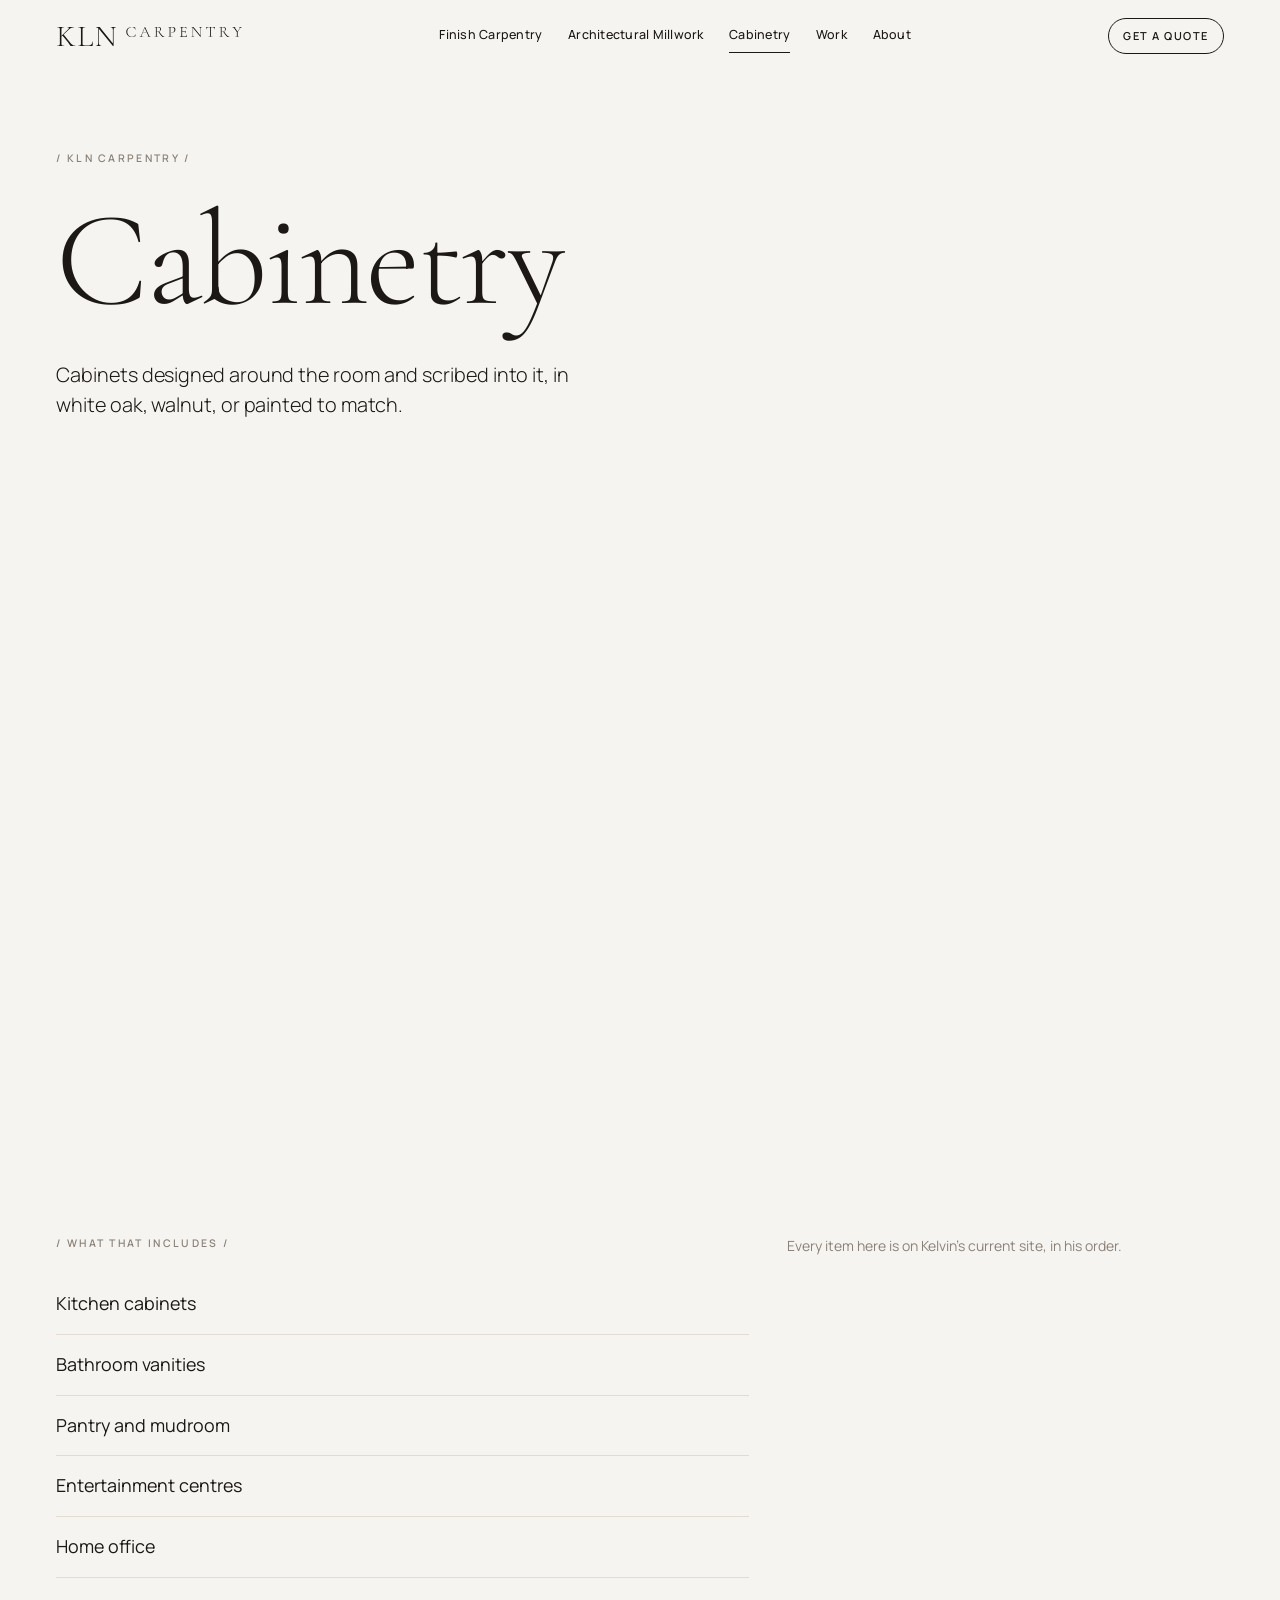
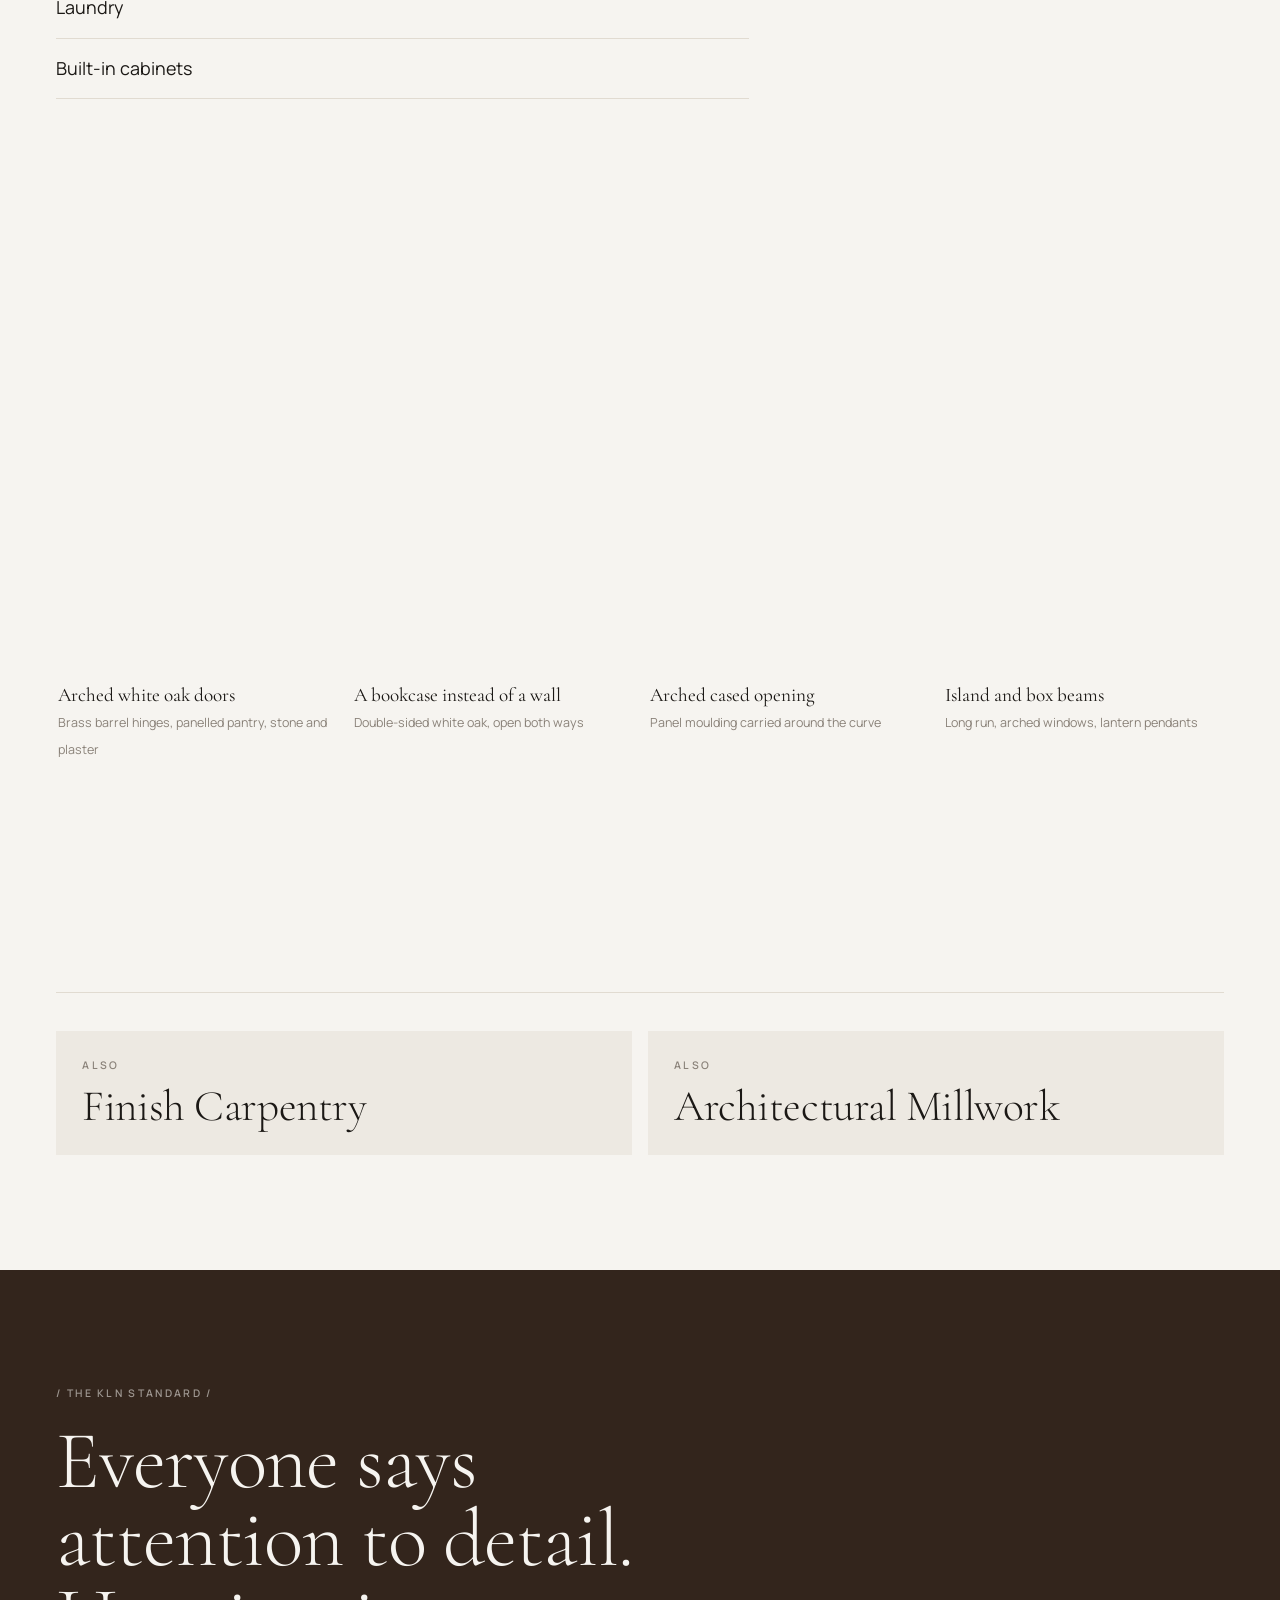
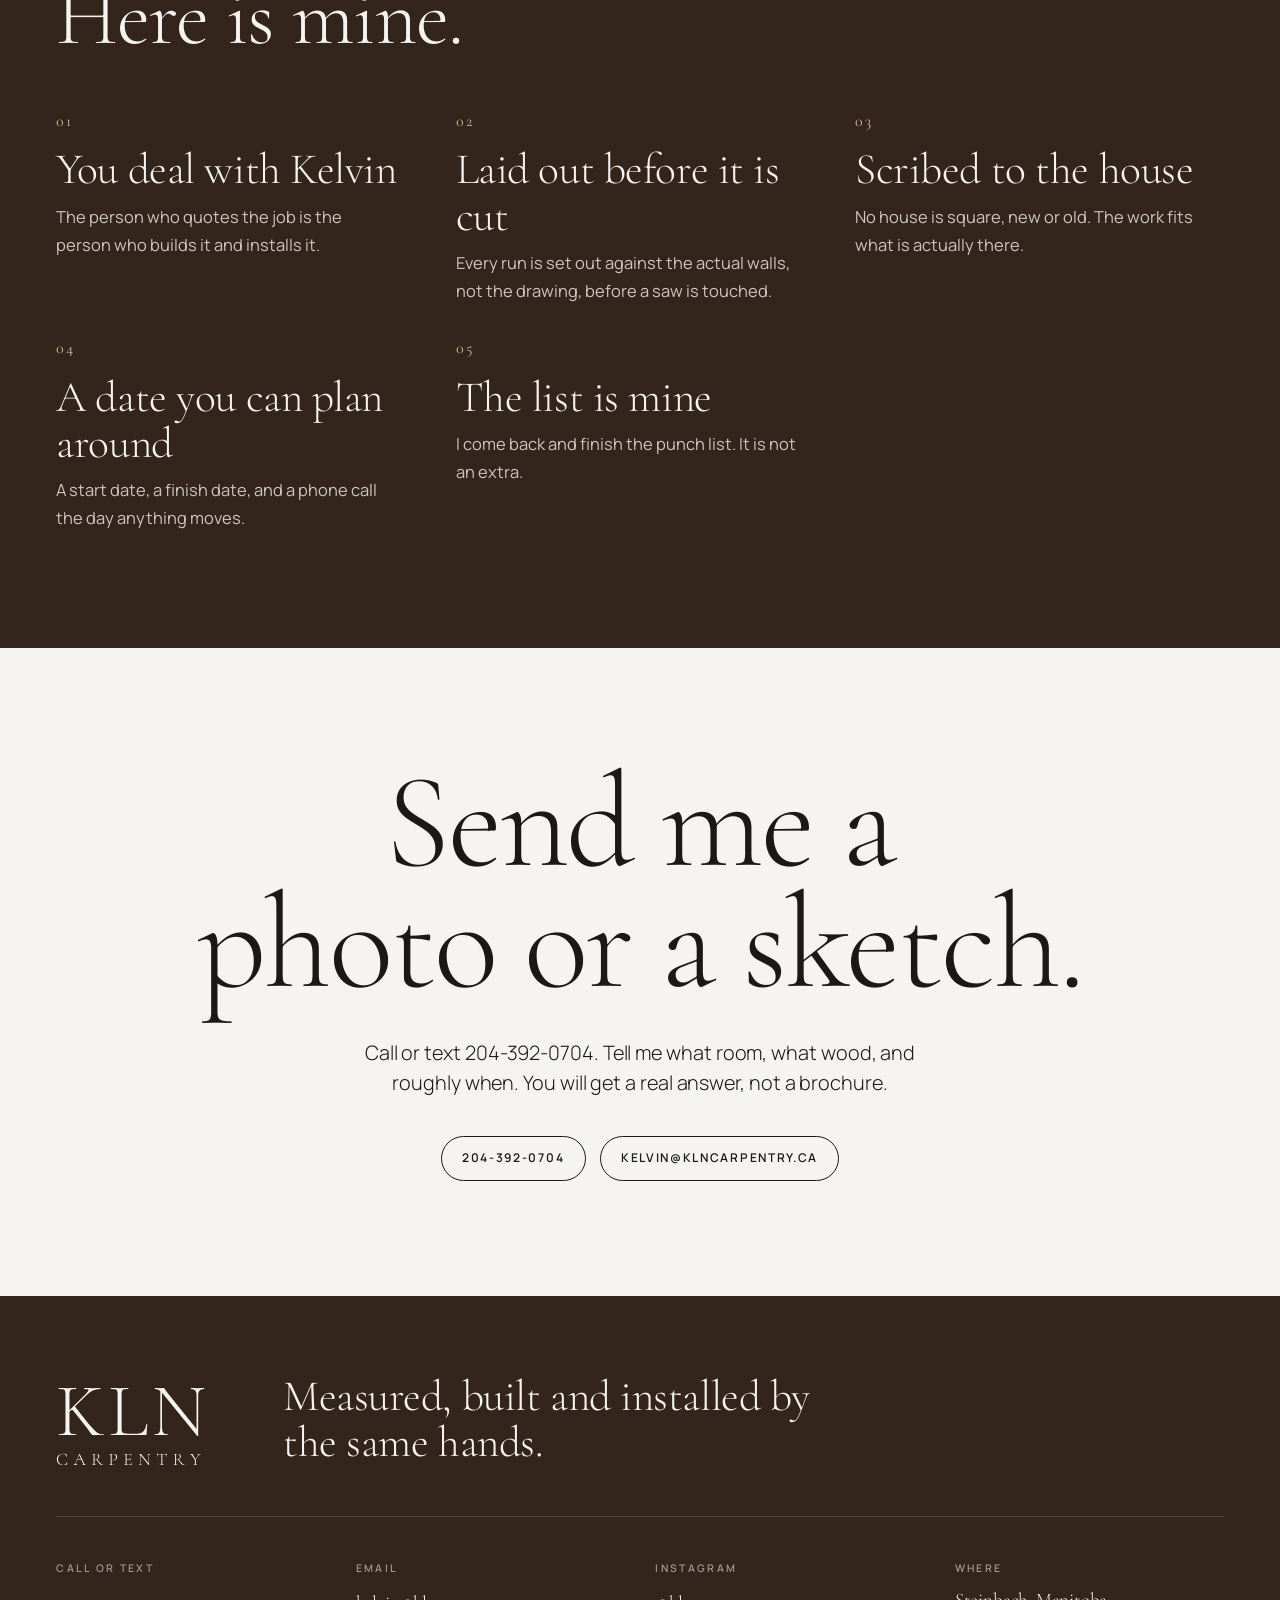
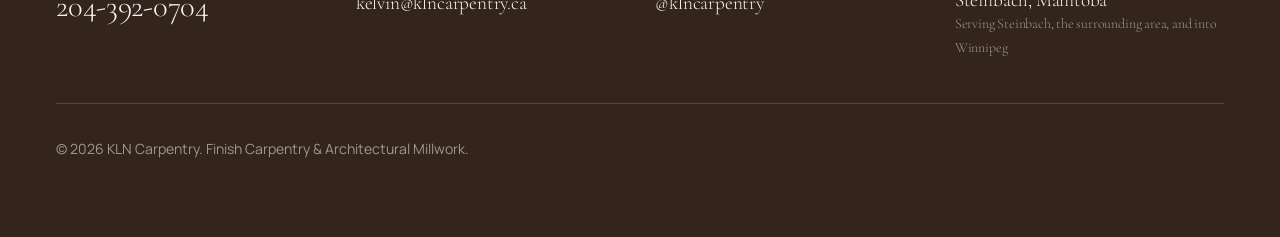
<file: cabinetry.html>
<!doctype html><html lang="en"><head>
<meta charset="utf-8"><meta name="viewport" content="width=device-width,initial-scale=1">
<title>Cabinetry, KLN Carpentry</title><meta name="description" content="Cabinets designed around the room and scribed into it, in white oak, walnut, or painted to match.">
<meta name="robots" content="noindex,nofollow">
<link rel="stylesheet" href="kln.css?v=385b2d53">
<link rel="icon" href="assets/logo/kln-arch.svg">
<script>document.documentElement.className+=' js'</script>
</head><body>

<header class="nav">
  <a class="brand" href="index.html" aria-label="KLN Carpentry">
    <img src="assets/logo/kln-horizontal.svg" alt="KLN Carpentry"></a>
  <nav class="links"><a href="finish-carpentry.html">Finish Carpentry</a><a href="architectural-millwork.html">Architectural Millwork</a><a href="cabinetry.html" class=on>Cabinetry</a><a href="work.html">Work</a><a href="about.html">About</a></nav>
  <a class="btn nav-cta" href="contact.html">Get a quote</a>
  <button class="burger" aria-label="Menu" aria-expanded="false"><span></span><span></span></button>
</header>
<div class="drawer" hidden><a href="finish-carpentry.html">Finish Carpentry</a><a href="architectural-millwork.html">Architectural Millwork</a><a href="cabinetry.html" class=on>Cabinetry</a><a href="work.html">Work</a><a href="about.html">About</a><a href="contact.html">Get a quote</a></div>

<main><section class="sub wrap">
  <p class="eye rv">KLN Carpentry</p>
  <h1 class="d1 rv" data-d=".05">Cabinetry</h1>
  <div class="sub-row"><p class="lede rv" data-d=".1">Cabinets designed around the room and scribed into it, in white oak, walnut, or painted to match.</p></div>
  <div class="ph wide rv-i" data-d="0.05" style="aspect-ratio:16/9"><img src="assets/photos/walnut-kitchen.jpg" alt="Cabinetry" loading="lazy"></div>
</section>
<section class="sec wrap"><div class="split top">
  <div><p class="eye rv">What that includes</p><ul class="list"><li class="rv" data-d="0.00">Kitchen cabinets</li><li class="rv" data-d="0.03">Bathroom vanities</li><li class="rv" data-d="0.06">Pantry and mudroom</li><li class="rv" data-d="0.09">Entertainment centres</li><li class="rv" data-d="0.12">Home office</li><li class="rv" data-d="0.15">Laundry</li><li class="rv" data-d="0.18">Built-in cabinets</li><li class="rv" data-d="0.21">Custom storage</li></ul></div>
  <p class="small rv">Every item here is on Kelvin's current site, in his order.</p>
</div></section>
<section class="sec wrap"><div class="work-grid four"><figure class="wk rv" data-d="0.00"><div class="ph  rv-i" data-d="0.0" style="aspect-ratio:1/1"><img src="assets/photos/arched-doors-stone.jpg" alt="Arched white oak doors" loading="lazy"></div><figcaption><span class="wk-t">Arched white oak doors</span><span class="small">Brass barrel hinges, panelled pantry, stone and plaster</span></figcaption></figure><figure class="wk rv" data-d="0.07"><div class="ph  rv-i" data-d="0.0" style="aspect-ratio:1/1"><img src="assets/photos/bookshelf-divider.jpg" alt="A bookcase instead of a wall" loading="lazy"></div><figcaption><span class="wk-t">A bookcase instead of a wall</span><span class="small">Double-sided white oak, open both ways</span></figcaption></figure><figure class="wk rv" data-d="0.14"><div class="ph  rv-i" data-d="0.0" style="aspect-ratio:1/1"><img src="assets/photos/arch-detail.jpg" alt="Arched cased opening" loading="lazy"></div><figcaption><span class="wk-t">Arched cased opening</span><span class="small">Panel moulding carried around the curve</span></figcaption></figure><figure class="wk rv" data-d="0.00"><div class="ph  rv-i" data-d="0.0" style="aspect-ratio:1/1"><img src="assets/photos/island-beams.jpg" alt="Island and box beams" loading="lazy"></div><figcaption><span class="wk-t">Island and box beams</span><span class="small">Long run, arched windows, lantern pendants</span></figcaption></figure></div></section>
<section class="sec wrap"><div class="alts"><a class="alt rv" href="finish-carpentry.html"><span class="lab">Also</span><span class="d3">Finish Carpentry</span></a><a class="alt rv" href="architectural-millwork.html"><span class="lab">Also</span><span class="d3">Architectural Millwork</span></a></div></section><section class="sec dark"><div class="wrap">
  <div class="sec-head"><p class="eye rv">The KLN Standard</p>
    <h2 class="d2 rv" data-d=".05">Everyone says<br>attention to detail.<br>Here is mine.</h2></div>
  <div class="stds"><div class="std rv" data-d="0.00"><span class="num">01</span><h3 class="d3">You deal with Kelvin</h3><p class="body">The person who quotes the job is the person who builds it and installs it.</p></div><div class="std rv" data-d="0.05"><span class="num">02</span><h3 class="d3">Laid out before it is cut</h3><p class="body">Every run is set out against the actual walls, not the drawing, before a saw is touched.</p></div><div class="std rv" data-d="0.10"><span class="num">03</span><h3 class="d3">Scribed to the house</h3><p class="body">No house is square, new or old. The work fits what is actually there.</p></div><div class="std rv" data-d="0.15"><span class="num">04</span><h3 class="d3">A date you can plan around</h3><p class="body">A start date, a finish date, and a phone call the day anything moves.</p></div><div class="std rv" data-d="0.20"><span class="num">05</span><h3 class="d3">The list is mine</h3><p class="body">I come back and finish the punch list. It is not an extra.</p></div></div>
</div></section><section class="sec cta wrap">
  <h2 class="d1 rv">Send me a<br>photo or a sketch.</h2>
  <p class="lede rv" data-d=".07">Call or text 204-392-0704. Tell me what room, what wood, and
    roughly when. You will get a real answer, not a brochure.</p>
  <div class="cta-row rv" data-d=".12">
    <a class="btn" href="tel:+12043920704">204-392-0704</a>
    <a class="btn" href="mailto:kelvin@klncarpentry.ca">kelvin@klncarpentry.ca</a>
  </div>
</section></main>

<footer class="foot dark">
  <div class="wrap">
    <div class="foot-top">
      <img class="foot-mark" src="assets/logo/kln-stacked-reverse.svg" alt="KLN Carpentry">
      <div class="foot-say d3">Measured, built and installed by the same hands.</div>
    </div>
    <hr class="rule">
    <div class="foot-grid">
      <div><div class="lab">Call or text</div><a class="foot-big" href="tel:+12043920704">204-392-0704</a></div>
      <div><div class="lab">Email</div><a class="foot-big sm" href="mailto:kelvin@klncarpentry.ca">kelvin@klncarpentry.ca</a></div>
      <div><div class="lab">Instagram</div><a class="foot-big sm" href="https://instagram.com/klncarpentry">@klncarpentry</a></div>
      <div><div class="lab">Where</div><div class="foot-big sm">Steinbach, Manitoba<br><span class="small">Serving Steinbach, the surrounding area, and into Winnipeg</span></div></div>
    </div>
    <div class="foot-end small">&copy; 2026 KLN Carpentry. Finish Carpentry & Architectural Millwork.</div>
  </div>
</footer>
<script>
// scroll reveal, staggered by position in its group
(function(){
  var els=[].slice.call(document.querySelectorAll('.rv,.rv-i'));
  // ?still=1 paints the finished state at once. Used by the screenshot and PDF renders,
  // where there is no scrolling and an IntersectionObserver never fires.
  var freeze=function(){document.documentElement.classList.add('no-anim')};
  if(/[?&]still=/.test(location.search)){
    [].forEach.call(document.images,function(i){i.loading='eager'});
    freeze();
    return;
  }
  if(!('IntersectionObserver' in window)){els.forEach(function(e){e.classList.add('in')});return}
  var io=new IntersectionObserver(function(rows){
    rows.forEach(function(r){
      if(!r.isIntersecting)return;
      var d=parseFloat(r.target.dataset.d||0);
      setTimeout(function(){r.target.classList.add('in')},d*1000);
      io.unobserve(r.target);
    });
  },{rootMargin:'0px 0px -9% 0px',threshold:.08});
  els.forEach(function(e){io.observe(e)});
  // If anything is still invisible after 4s, drop the animation entirely and show it.
  // A blank page is never acceptable, whatever the browser is doing with its clock.
  setTimeout(function(){
    var stuck=els.some(function(e){return getComputedStyle(e).opacity==='0'});
    if(stuck)freeze();
  },4000);
  // header goes solid once you leave the hero
  var h=document.querySelector('.nav');
  if(h){addEventListener('scroll',function(){h.classList.toggle('stuck',scrollY>40)},{passive:true})}
})();

document.querySelector('.burger').addEventListener('click',function(){
  var d=document.querySelector('.drawer');d.hidden=!d.hidden;
  this.setAttribute('aria-expanded',String(!d.hidden));
});</script>
</body></html>
</file>
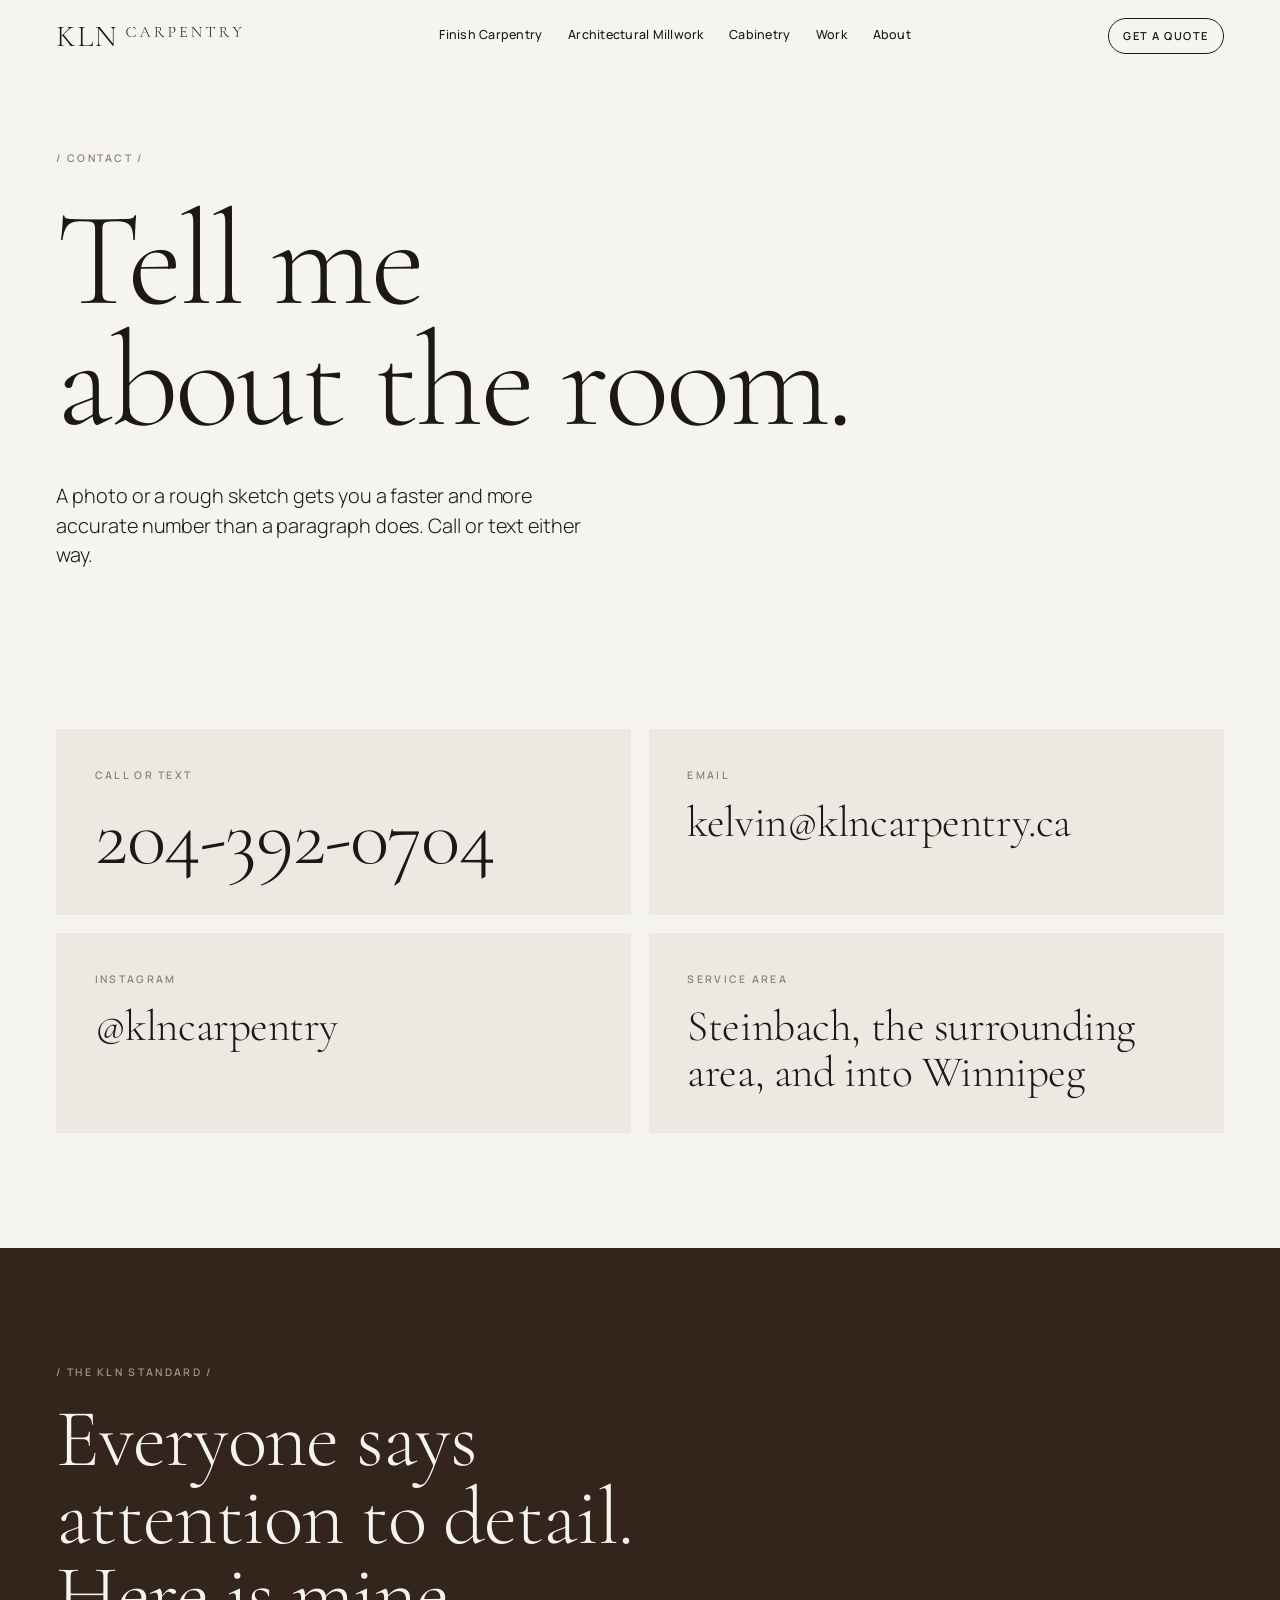
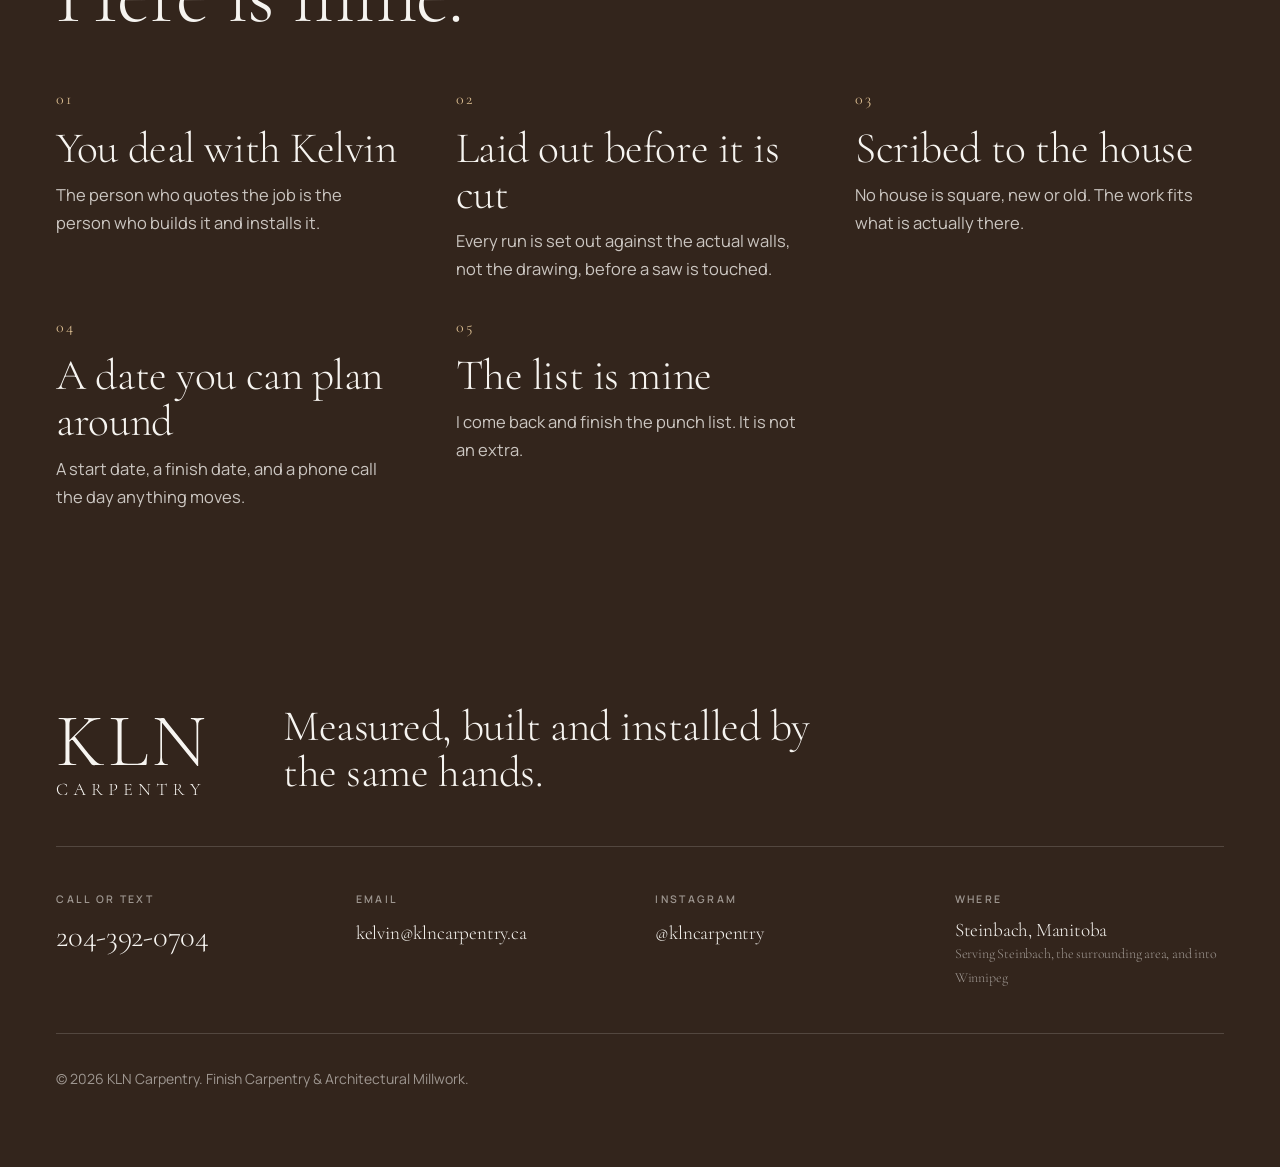
<file: contact.html>
<!doctype html><html lang="en"><head>
<meta charset="utf-8"><meta name="viewport" content="width=device-width,initial-scale=1">
<title>Contact, KLN Carpentry</title><meta name="description" content="Call or text 204-392-0704. KLN Carpentry, Steinbach, Manitoba.">
<meta name="robots" content="noindex,nofollow">
<link rel="stylesheet" href="kln.css?v=385b2d53">
<link rel="icon" href="assets/logo/kln-arch.svg">
<script>document.documentElement.className+=' js'</script>
</head><body>

<header class="nav">
  <a class="brand" href="index.html" aria-label="KLN Carpentry">
    <img src="assets/logo/kln-horizontal.svg" alt="KLN Carpentry"></a>
  <nav class="links"><a href="finish-carpentry.html">Finish Carpentry</a><a href="architectural-millwork.html">Architectural Millwork</a><a href="cabinetry.html">Cabinetry</a><a href="work.html">Work</a><a href="about.html">About</a></nav>
  <a class="btn nav-cta" href="contact.html">Get a quote</a>
  <button class="burger" aria-label="Menu" aria-expanded="false"><span></span><span></span></button>
</header>
<div class="drawer" hidden><a href="finish-carpentry.html">Finish Carpentry</a><a href="architectural-millwork.html">Architectural Millwork</a><a href="cabinetry.html">Cabinetry</a><a href="work.html">Work</a><a href="about.html">About</a><a href="contact.html">Get a quote</a></div>

<main><section class="sub wrap">
  <p class="eye rv">Contact</p>
  <h1 class="d1 rv" data-d=".05">Tell me<br>about the room.</h1>
  <div class="sub-row"><p class="lede rv" data-d=".1">A photo or a rough sketch gets you a
    faster and more accurate number than a paragraph does. Call or text either way.</p></div>
</section>
<section class="sec wrap"><div class="cx">
  <a class="cx-card rv" href="tel:+12043920704">
    <span class="lab">Call or text</span><span class="d2">204-392-0704</span></a>
  <a class="cx-card rv" data-d=".06" href="mailto:kelvin@klncarpentry.ca">
    <span class="lab">Email</span><span class="d3">kelvin@klncarpentry.ca</span></a>
  <a class="cx-card rv" data-d=".12" href="https://instagram.com/klncarpentry">
    <span class="lab">Instagram</span><span class="d3">@klncarpentry</span></a>
  <div class="cx-card rv" data-d=".18">
    <span class="lab">Service area</span>
    <span class="d3">Steinbach, the surrounding area, and into Winnipeg</span></div>
</div></section><section class="sec dark"><div class="wrap">
  <div class="sec-head"><p class="eye rv">The KLN Standard</p>
    <h2 class="d2 rv" data-d=".05">Everyone says<br>attention to detail.<br>Here is mine.</h2></div>
  <div class="stds"><div class="std rv" data-d="0.00"><span class="num">01</span><h3 class="d3">You deal with Kelvin</h3><p class="body">The person who quotes the job is the person who builds it and installs it.</p></div><div class="std rv" data-d="0.05"><span class="num">02</span><h3 class="d3">Laid out before it is cut</h3><p class="body">Every run is set out against the actual walls, not the drawing, before a saw is touched.</p></div><div class="std rv" data-d="0.10"><span class="num">03</span><h3 class="d3">Scribed to the house</h3><p class="body">No house is square, new or old. The work fits what is actually there.</p></div><div class="std rv" data-d="0.15"><span class="num">04</span><h3 class="d3">A date you can plan around</h3><p class="body">A start date, a finish date, and a phone call the day anything moves.</p></div><div class="std rv" data-d="0.20"><span class="num">05</span><h3 class="d3">The list is mine</h3><p class="body">I come back and finish the punch list. It is not an extra.</p></div></div>
</div></section></main>

<footer class="foot dark">
  <div class="wrap">
    <div class="foot-top">
      <img class="foot-mark" src="assets/logo/kln-stacked-reverse.svg" alt="KLN Carpentry">
      <div class="foot-say d3">Measured, built and installed by the same hands.</div>
    </div>
    <hr class="rule">
    <div class="foot-grid">
      <div><div class="lab">Call or text</div><a class="foot-big" href="tel:+12043920704">204-392-0704</a></div>
      <div><div class="lab">Email</div><a class="foot-big sm" href="mailto:kelvin@klncarpentry.ca">kelvin@klncarpentry.ca</a></div>
      <div><div class="lab">Instagram</div><a class="foot-big sm" href="https://instagram.com/klncarpentry">@klncarpentry</a></div>
      <div><div class="lab">Where</div><div class="foot-big sm">Steinbach, Manitoba<br><span class="small">Serving Steinbach, the surrounding area, and into Winnipeg</span></div></div>
    </div>
    <div class="foot-end small">&copy; 2026 KLN Carpentry. Finish Carpentry & Architectural Millwork.</div>
  </div>
</footer>
<script>
// scroll reveal, staggered by position in its group
(function(){
  var els=[].slice.call(document.querySelectorAll('.rv,.rv-i'));
  // ?still=1 paints the finished state at once. Used by the screenshot and PDF renders,
  // where there is no scrolling and an IntersectionObserver never fires.
  var freeze=function(){document.documentElement.classList.add('no-anim')};
  if(/[?&]still=/.test(location.search)){
    [].forEach.call(document.images,function(i){i.loading='eager'});
    freeze();
    return;
  }
  if(!('IntersectionObserver' in window)){els.forEach(function(e){e.classList.add('in')});return}
  var io=new IntersectionObserver(function(rows){
    rows.forEach(function(r){
      if(!r.isIntersecting)return;
      var d=parseFloat(r.target.dataset.d||0);
      setTimeout(function(){r.target.classList.add('in')},d*1000);
      io.unobserve(r.target);
    });
  },{rootMargin:'0px 0px -9% 0px',threshold:.08});
  els.forEach(function(e){io.observe(e)});
  // If anything is still invisible after 4s, drop the animation entirely and show it.
  // A blank page is never acceptable, whatever the browser is doing with its clock.
  setTimeout(function(){
    var stuck=els.some(function(e){return getComputedStyle(e).opacity==='0'});
    if(stuck)freeze();
  },4000);
  // header goes solid once you leave the hero
  var h=document.querySelector('.nav');
  if(h){addEventListener('scroll',function(){h.classList.toggle('stuck',scrollY>40)},{passive:true})}
})();

document.querySelector('.burger').addEventListener('click',function(){
  var d=document.querySelector('.drawer');d.hidden=!d.hidden;
  this.setAttribute('aria-expanded',String(!d.hidden));
});</script>
</body></html>
</file>
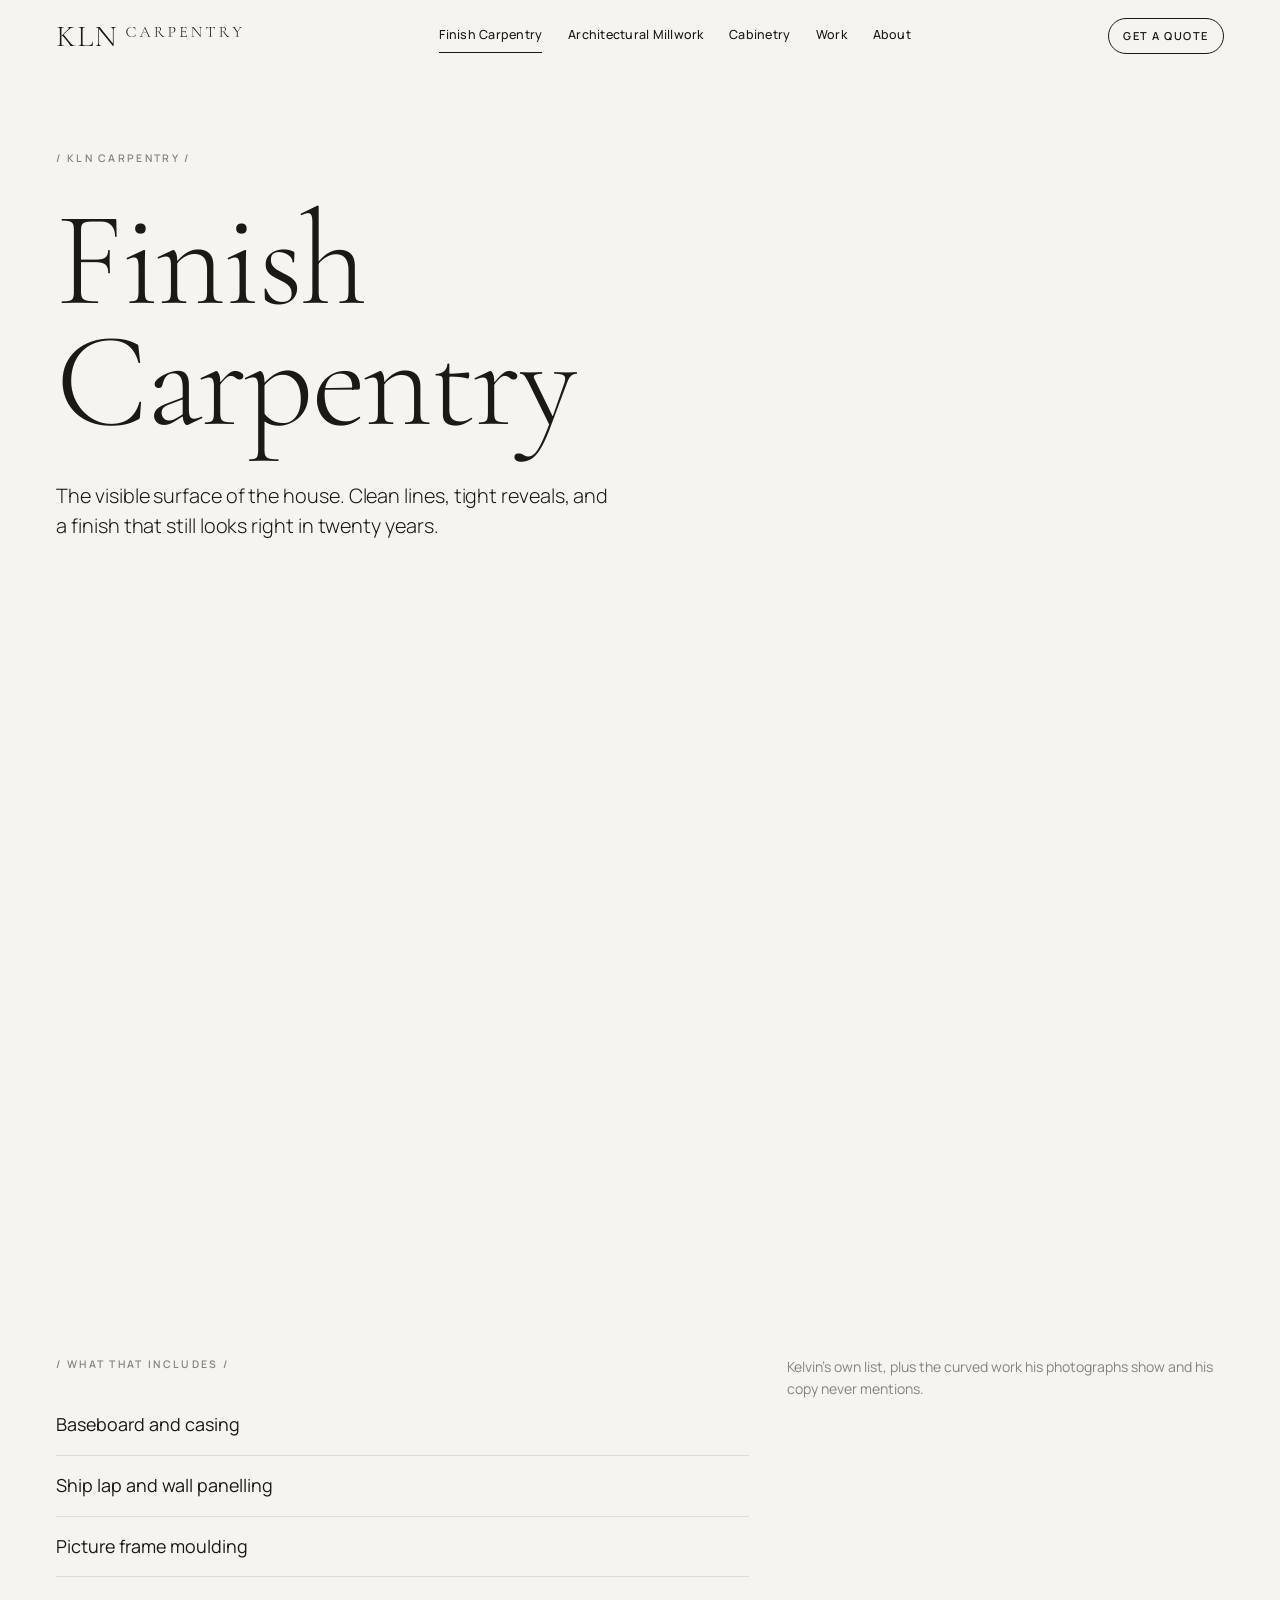
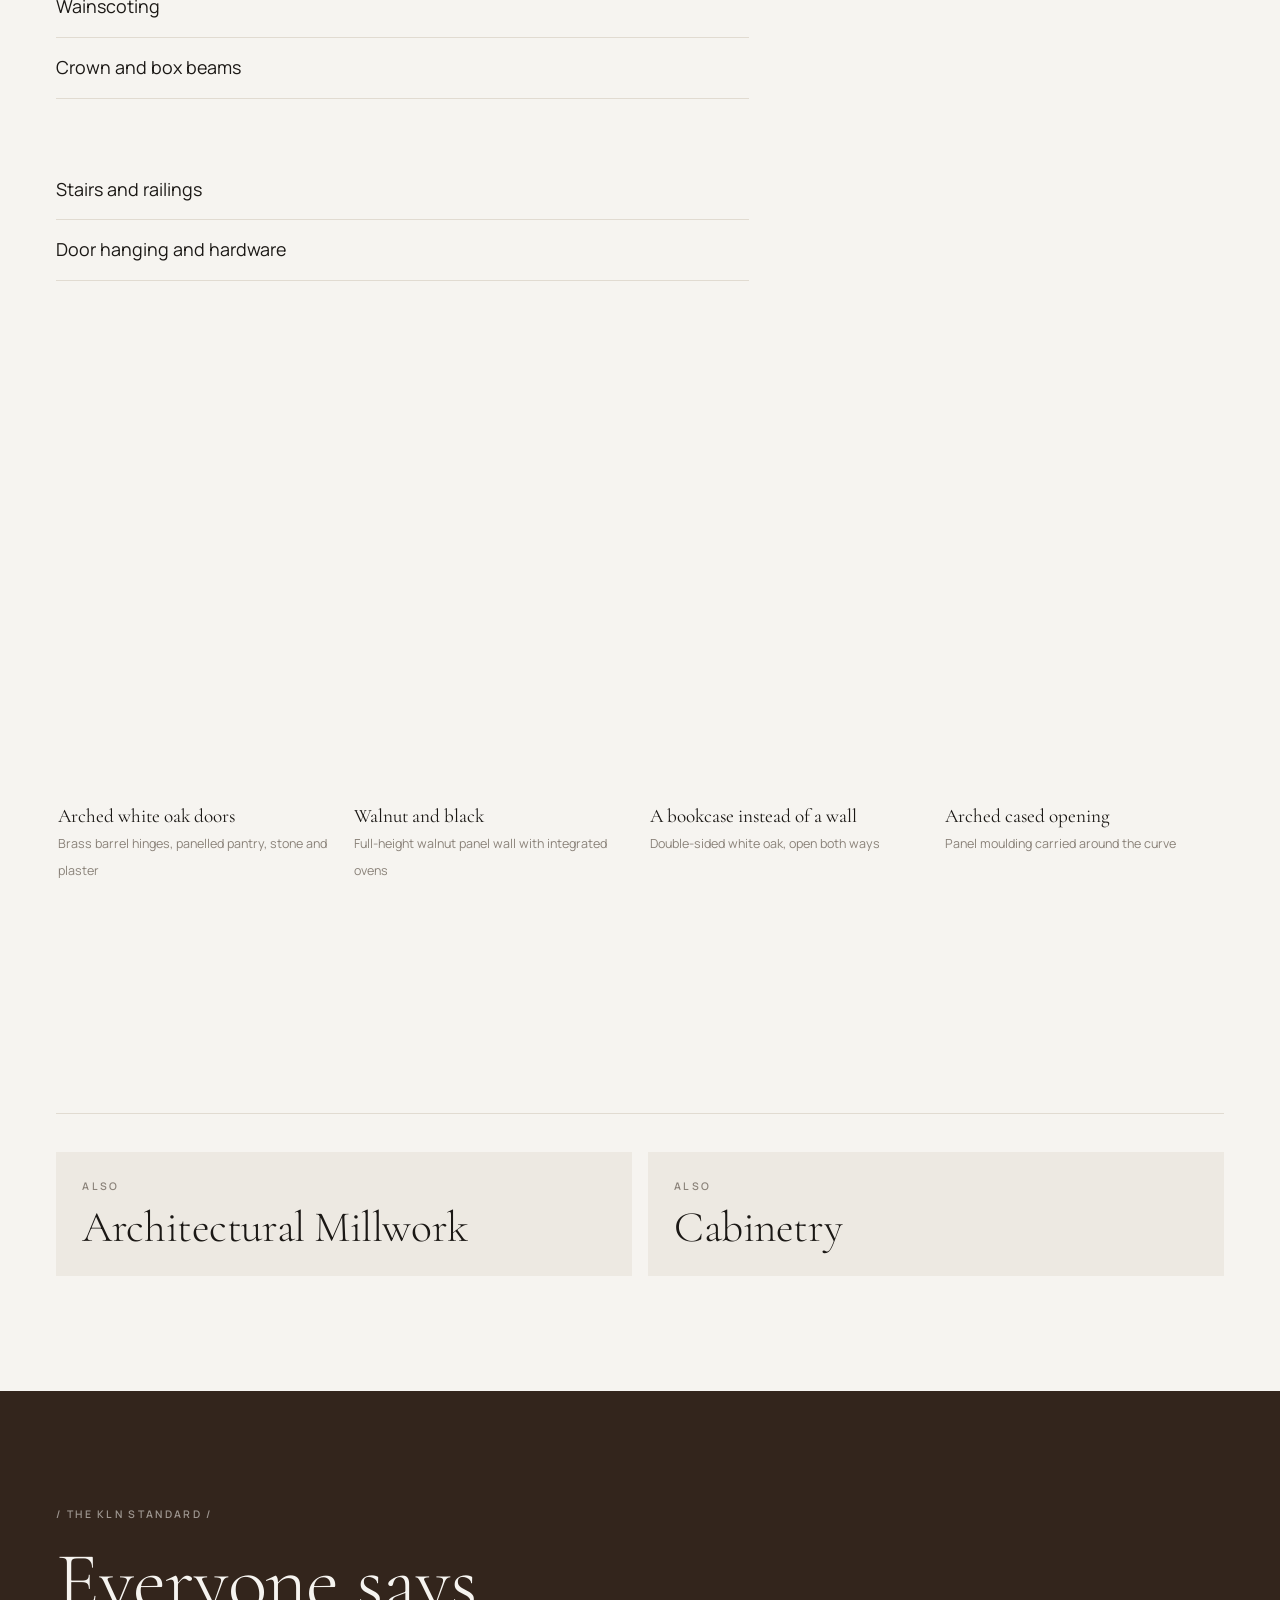
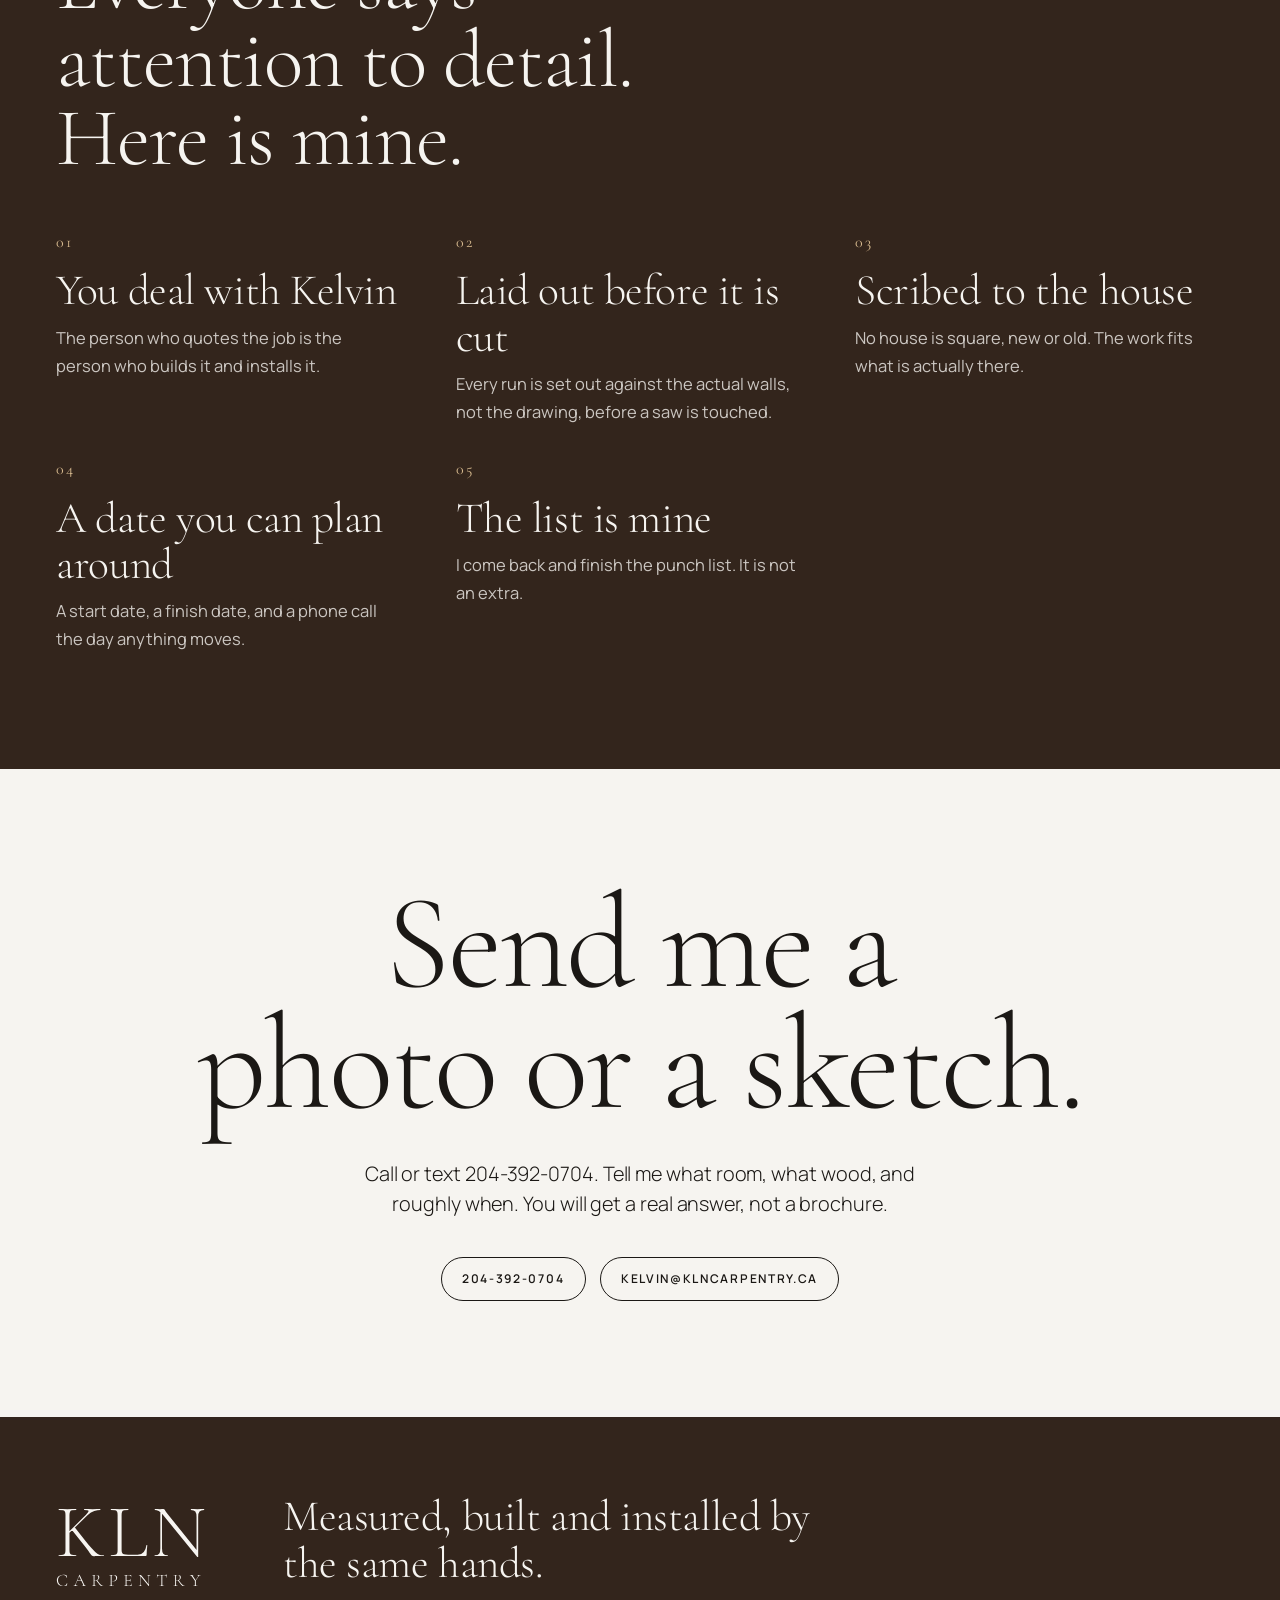
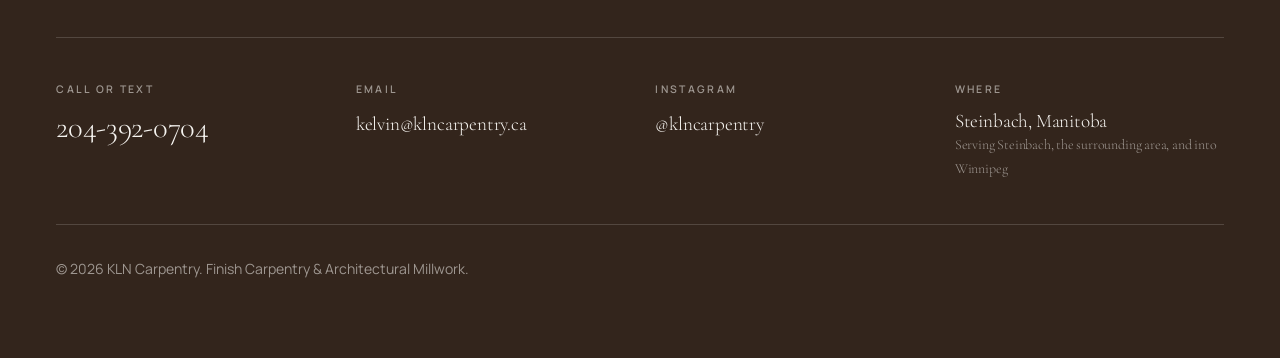
<file: finish-carpentry.html>
<!doctype html><html lang="en"><head>
<meta charset="utf-8"><meta name="viewport" content="width=device-width,initial-scale=1">
<title>Finish Carpentry, KLN Carpentry</title><meta name="description" content="The visible surface of the house. Clean lines, tight reveals, and a finish that still looks right in twenty years.">
<meta name="robots" content="noindex,nofollow">
<link rel="stylesheet" href="kln.css?v=385b2d53">
<link rel="icon" href="assets/logo/kln-arch.svg">
<script>document.documentElement.className+=' js'</script>
</head><body>

<header class="nav">
  <a class="brand" href="index.html" aria-label="KLN Carpentry">
    <img src="assets/logo/kln-horizontal.svg" alt="KLN Carpentry"></a>
  <nav class="links"><a href="finish-carpentry.html" class=on>Finish Carpentry</a><a href="architectural-millwork.html">Architectural Millwork</a><a href="cabinetry.html">Cabinetry</a><a href="work.html">Work</a><a href="about.html">About</a></nav>
  <a class="btn nav-cta" href="contact.html">Get a quote</a>
  <button class="burger" aria-label="Menu" aria-expanded="false"><span></span><span></span></button>
</header>
<div class="drawer" hidden><a href="finish-carpentry.html" class=on>Finish Carpentry</a><a href="architectural-millwork.html">Architectural Millwork</a><a href="cabinetry.html">Cabinetry</a><a href="work.html">Work</a><a href="about.html">About</a><a href="contact.html">Get a quote</a></div>

<main><section class="sub wrap">
  <p class="eye rv">KLN Carpentry</p>
  <h1 class="d1 rv" data-d=".05">Finish<br>Carpentry</h1>
  <div class="sub-row"><p class="lede rv" data-d=".1">The visible surface of the house. Clean lines, tight reveals, and a finish that still looks right in twenty years.</p></div>
  <div class="ph wide rv-i" data-d="0.05" style="aspect-ratio:16/9"><img src="assets/photos/mudroom-panel.jpg" alt="Finish Carpentry" loading="lazy"></div>
</section>
<section class="sec wrap"><div class="split top">
  <div><p class="eye rv">What that includes</p><ul class="list"><li class="rv" data-d="0.00">Baseboard and casing</li><li class="rv" data-d="0.03">Ship lap and wall panelling</li><li class="rv" data-d="0.06">Picture frame moulding</li><li class="rv" data-d="0.09">Wainscoting</li><li class="rv" data-d="0.12">Crown and box beams</li><li class="rv" data-d="0.15">Arched and curved openings</li><li class="rv" data-d="0.18">Stairs and railings</li><li class="rv" data-d="0.21">Door hanging and hardware</li></ul></div>
  <p class="small rv">Kelvin's own list, plus the curved work his photographs show and his copy never mentions.</p>
</div></section>
<section class="sec wrap"><div class="work-grid four"><figure class="wk rv" data-d="0.00"><div class="ph  rv-i" data-d="0.0" style="aspect-ratio:1/1"><img src="assets/photos/arched-doors-stone.jpg" alt="Arched white oak doors" loading="lazy"></div><figcaption><span class="wk-t">Arched white oak doors</span><span class="small">Brass barrel hinges, panelled pantry, stone and plaster</span></figcaption></figure><figure class="wk rv" data-d="0.07"><div class="ph  rv-i" data-d="0.0" style="aspect-ratio:1/1"><img src="assets/photos/walnut-kitchen.jpg" alt="Walnut and black" loading="lazy"></div><figcaption><span class="wk-t">Walnut and black</span><span class="small">Full-height walnut panel wall with integrated ovens</span></figcaption></figure><figure class="wk rv" data-d="0.14"><div class="ph  rv-i" data-d="0.0" style="aspect-ratio:1/1"><img src="assets/photos/bookshelf-divider.jpg" alt="A bookcase instead of a wall" loading="lazy"></div><figcaption><span class="wk-t">A bookcase instead of a wall</span><span class="small">Double-sided white oak, open both ways</span></figcaption></figure><figure class="wk rv" data-d="0.00"><div class="ph  rv-i" data-d="0.0" style="aspect-ratio:1/1"><img src="assets/photos/arch-detail.jpg" alt="Arched cased opening" loading="lazy"></div><figcaption><span class="wk-t">Arched cased opening</span><span class="small">Panel moulding carried around the curve</span></figcaption></figure></div></section>
<section class="sec wrap"><div class="alts"><a class="alt rv" href="architectural-millwork.html"><span class="lab">Also</span><span class="d3">Architectural Millwork</span></a><a class="alt rv" href="cabinetry.html"><span class="lab">Also</span><span class="d3">Cabinetry</span></a></div></section><section class="sec dark"><div class="wrap">
  <div class="sec-head"><p class="eye rv">The KLN Standard</p>
    <h2 class="d2 rv" data-d=".05">Everyone says<br>attention to detail.<br>Here is mine.</h2></div>
  <div class="stds"><div class="std rv" data-d="0.00"><span class="num">01</span><h3 class="d3">You deal with Kelvin</h3><p class="body">The person who quotes the job is the person who builds it and installs it.</p></div><div class="std rv" data-d="0.05"><span class="num">02</span><h3 class="d3">Laid out before it is cut</h3><p class="body">Every run is set out against the actual walls, not the drawing, before a saw is touched.</p></div><div class="std rv" data-d="0.10"><span class="num">03</span><h3 class="d3">Scribed to the house</h3><p class="body">No house is square, new or old. The work fits what is actually there.</p></div><div class="std rv" data-d="0.15"><span class="num">04</span><h3 class="d3">A date you can plan around</h3><p class="body">A start date, a finish date, and a phone call the day anything moves.</p></div><div class="std rv" data-d="0.20"><span class="num">05</span><h3 class="d3">The list is mine</h3><p class="body">I come back and finish the punch list. It is not an extra.</p></div></div>
</div></section><section class="sec cta wrap">
  <h2 class="d1 rv">Send me a<br>photo or a sketch.</h2>
  <p class="lede rv" data-d=".07">Call or text 204-392-0704. Tell me what room, what wood, and
    roughly when. You will get a real answer, not a brochure.</p>
  <div class="cta-row rv" data-d=".12">
    <a class="btn" href="tel:+12043920704">204-392-0704</a>
    <a class="btn" href="mailto:kelvin@klncarpentry.ca">kelvin@klncarpentry.ca</a>
  </div>
</section></main>

<footer class="foot dark">
  <div class="wrap">
    <div class="foot-top">
      <img class="foot-mark" src="assets/logo/kln-stacked-reverse.svg" alt="KLN Carpentry">
      <div class="foot-say d3">Measured, built and installed by the same hands.</div>
    </div>
    <hr class="rule">
    <div class="foot-grid">
      <div><div class="lab">Call or text</div><a class="foot-big" href="tel:+12043920704">204-392-0704</a></div>
      <div><div class="lab">Email</div><a class="foot-big sm" href="mailto:kelvin@klncarpentry.ca">kelvin@klncarpentry.ca</a></div>
      <div><div class="lab">Instagram</div><a class="foot-big sm" href="https://instagram.com/klncarpentry">@klncarpentry</a></div>
      <div><div class="lab">Where</div><div class="foot-big sm">Steinbach, Manitoba<br><span class="small">Serving Steinbach, the surrounding area, and into Winnipeg</span></div></div>
    </div>
    <div class="foot-end small">&copy; 2026 KLN Carpentry. Finish Carpentry & Architectural Millwork.</div>
  </div>
</footer>
<script>
// scroll reveal, staggered by position in its group
(function(){
  var els=[].slice.call(document.querySelectorAll('.rv,.rv-i'));
  // ?still=1 paints the finished state at once. Used by the screenshot and PDF renders,
  // where there is no scrolling and an IntersectionObserver never fires.
  var freeze=function(){document.documentElement.classList.add('no-anim')};
  if(/[?&]still=/.test(location.search)){
    [].forEach.call(document.images,function(i){i.loading='eager'});
    freeze();
    return;
  }
  if(!('IntersectionObserver' in window)){els.forEach(function(e){e.classList.add('in')});return}
  var io=new IntersectionObserver(function(rows){
    rows.forEach(function(r){
      if(!r.isIntersecting)return;
      var d=parseFloat(r.target.dataset.d||0);
      setTimeout(function(){r.target.classList.add('in')},d*1000);
      io.unobserve(r.target);
    });
  },{rootMargin:'0px 0px -9% 0px',threshold:.08});
  els.forEach(function(e){io.observe(e)});
  // If anything is still invisible after 4s, drop the animation entirely and show it.
  // A blank page is never acceptable, whatever the browser is doing with its clock.
  setTimeout(function(){
    var stuck=els.some(function(e){return getComputedStyle(e).opacity==='0'});
    if(stuck)freeze();
  },4000);
  // header goes solid once you leave the hero
  var h=document.querySelector('.nav');
  if(h){addEventListener('scroll',function(){h.classList.toggle('stuck',scrollY>40)},{passive:true})}
})();

document.querySelector('.burger').addEventListener('click',function(){
  var d=document.querySelector('.drawer');d.hidden=!d.hidden;
  this.setAttribute('aria-expanded',String(!d.hidden));
});</script>
</body></html>
</file>
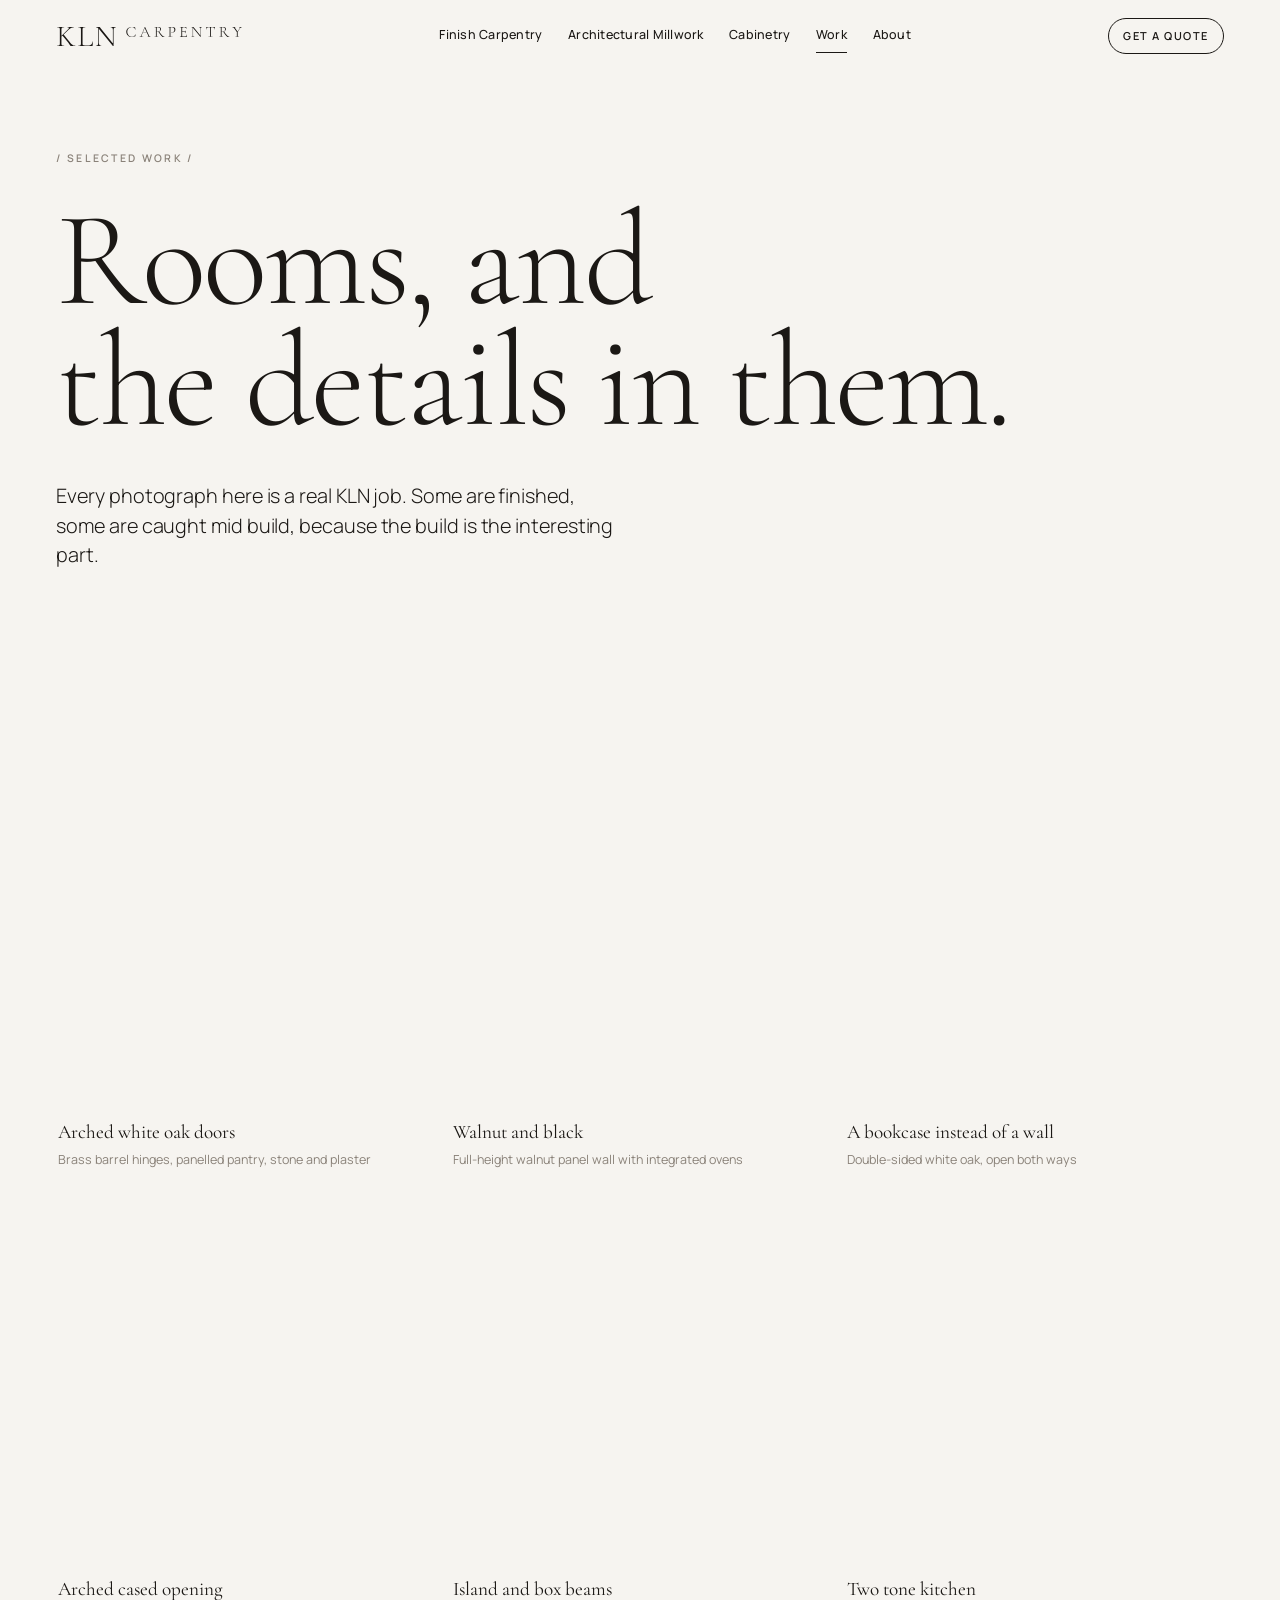
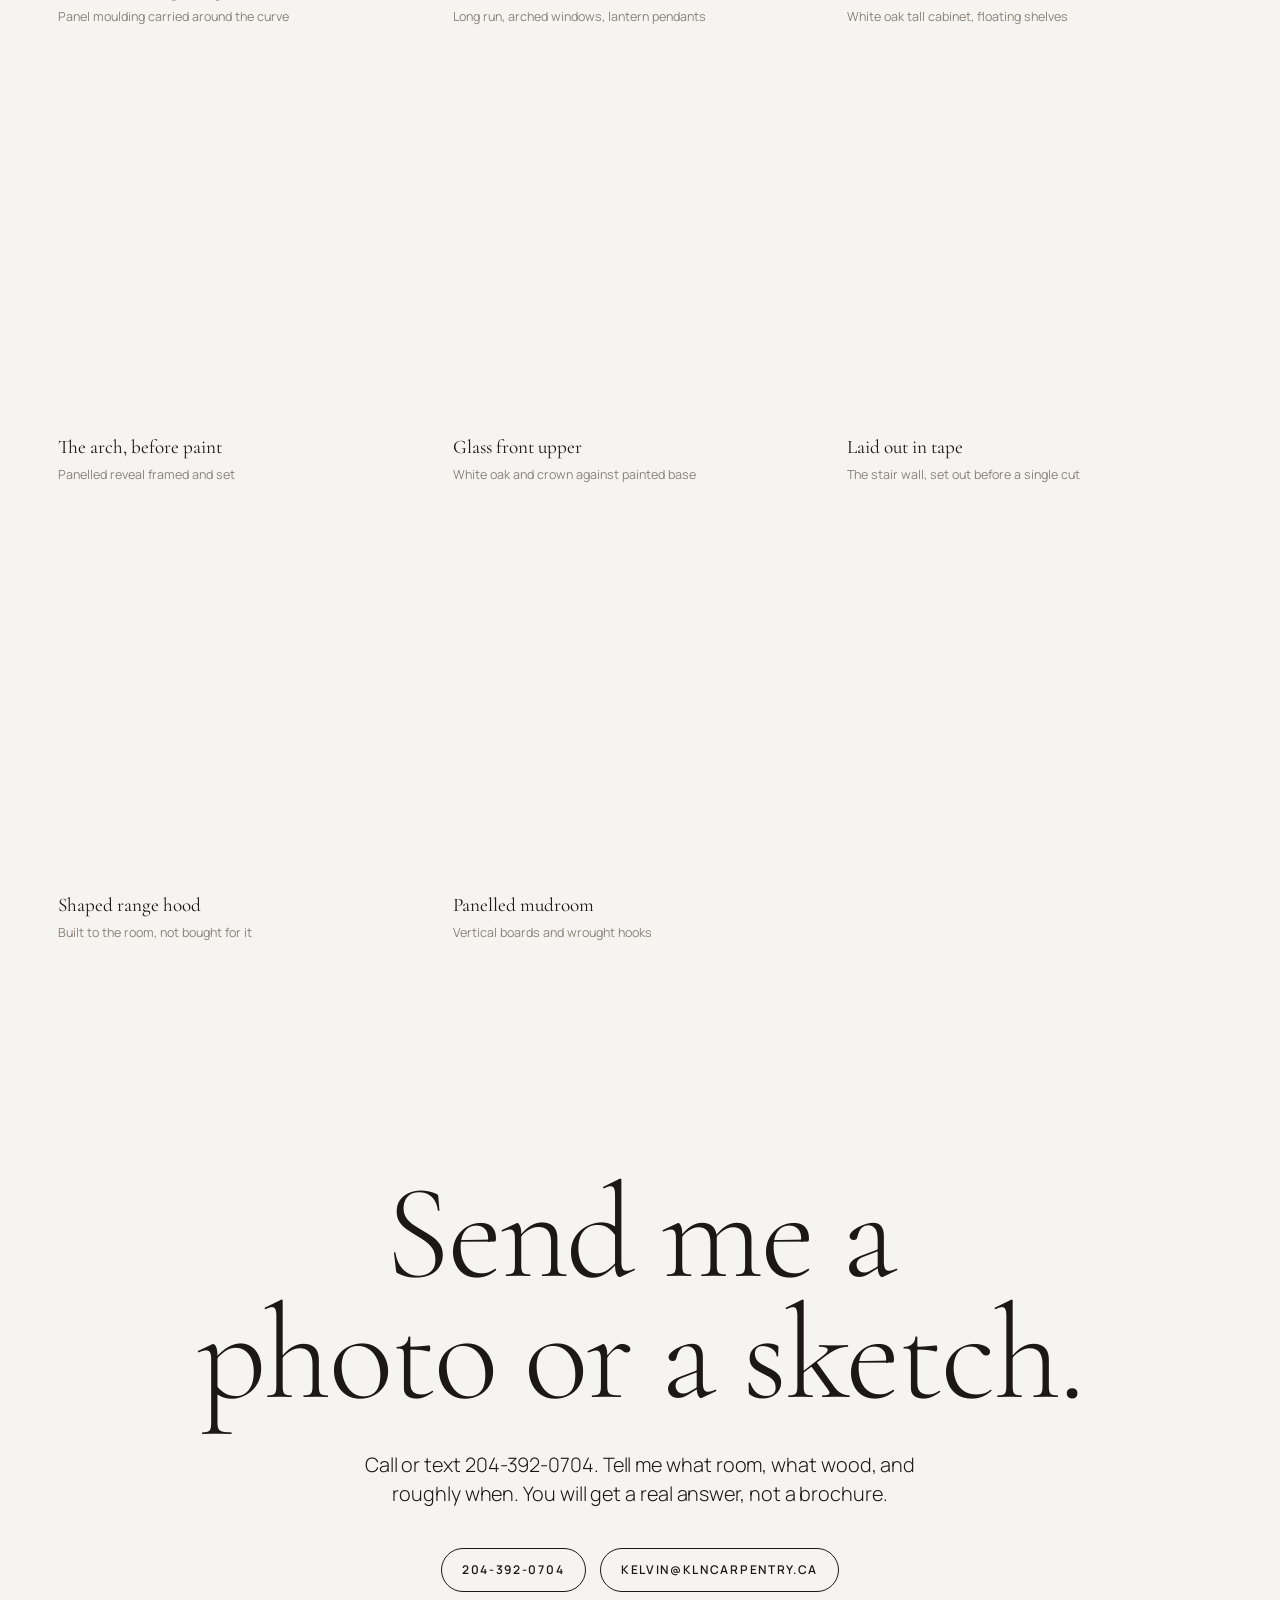
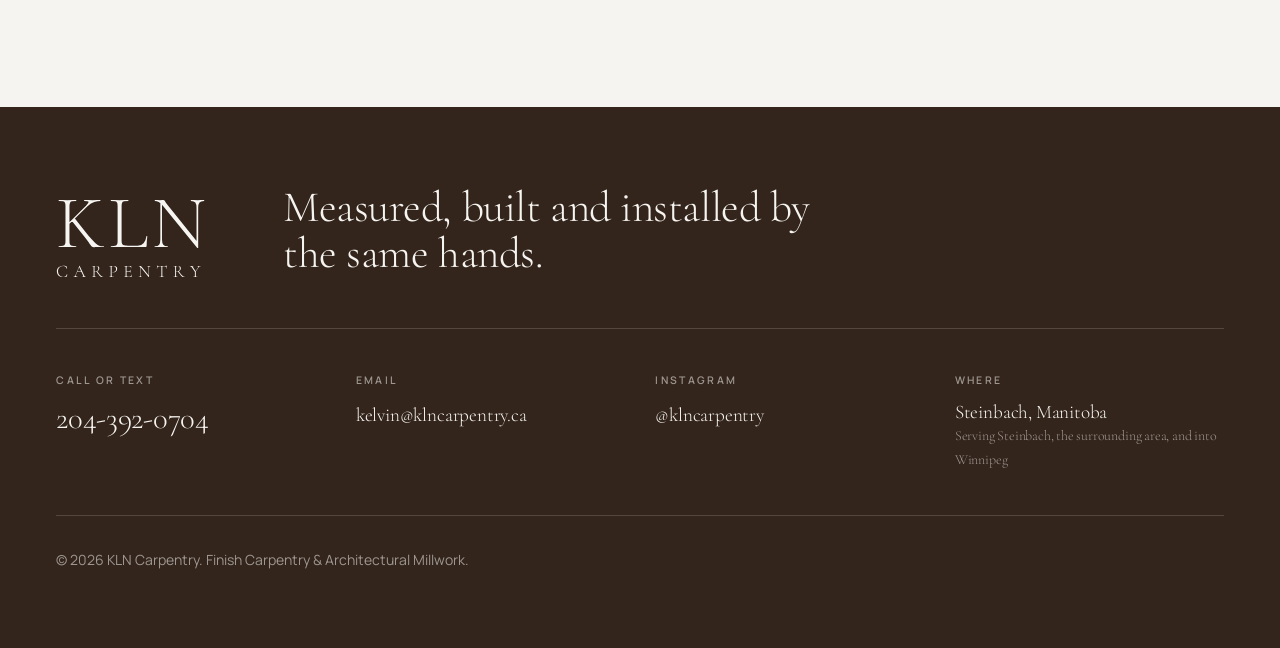
<file: work.html>
<!doctype html><html lang="en"><head>
<meta charset="utf-8"><meta name="viewport" content="width=device-width,initial-scale=1">
<title>Work, KLN Carpentry</title><meta name="description" content="Selected finish carpentry, architectural millwork and cabinetry by KLN Carpentry.">
<meta name="robots" content="noindex,nofollow">
<link rel="stylesheet" href="kln.css?v=385b2d53">
<link rel="icon" href="assets/logo/kln-arch.svg">
<script>document.documentElement.className+=' js'</script>
</head><body>

<header class="nav">
  <a class="brand" href="index.html" aria-label="KLN Carpentry">
    <img src="assets/logo/kln-horizontal.svg" alt="KLN Carpentry"></a>
  <nav class="links"><a href="finish-carpentry.html">Finish Carpentry</a><a href="architectural-millwork.html">Architectural Millwork</a><a href="cabinetry.html">Cabinetry</a><a href="work.html" class=on>Work</a><a href="about.html">About</a></nav>
  <a class="btn nav-cta" href="contact.html">Get a quote</a>
  <button class="burger" aria-label="Menu" aria-expanded="false"><span></span><span></span></button>
</header>
<div class="drawer" hidden><a href="finish-carpentry.html">Finish Carpentry</a><a href="architectural-millwork.html">Architectural Millwork</a><a href="cabinetry.html">Cabinetry</a><a href="work.html" class=on>Work</a><a href="about.html">About</a><a href="contact.html">Get a quote</a></div>

<main><section class="sub wrap">
  <p class="eye rv">Selected work</p>
  <h1 class="d1 rv" data-d=".05">Rooms, and<br>the details in them.</h1>
  <div class="sub-row"><p class="lede rv" data-d=".1">Every photograph here is a real KLN
    job. Some are finished, some are caught mid build, because the build is the interesting
    part.</p></div>
</section>
<section class="sec wrap"><div class="work-grid"><figure class="wk rv" data-d="0.00"><div class="ph  rv-i" data-d="0.0" style="aspect-ratio:1/1"><img src="assets/photos/arched-doors-stone.jpg" alt="Arched white oak doors" loading="lazy"></div><figcaption><span class="wk-t">Arched white oak doors</span><span class="small">Brass barrel hinges, panelled pantry, stone and plaster</span></figcaption></figure><figure class="wk rv" data-d="0.07"><div class="ph  rv-i" data-d="0.0" style="aspect-ratio:1/1"><img src="assets/photos/walnut-kitchen.jpg" alt="Walnut and black" loading="lazy"></div><figcaption><span class="wk-t">Walnut and black</span><span class="small">Full-height walnut panel wall with integrated ovens</span></figcaption></figure><figure class="wk rv" data-d="0.14"><div class="ph  rv-i" data-d="0.0" style="aspect-ratio:1/1"><img src="assets/photos/bookshelf-divider.jpg" alt="A bookcase instead of a wall" loading="lazy"></div><figcaption><span class="wk-t">A bookcase instead of a wall</span><span class="small">Double-sided white oak, open both ways</span></figcaption></figure><figure class="wk rv" data-d="0.00"><div class="ph  rv-i" data-d="0.0" style="aspect-ratio:1/1"><img src="assets/photos/arch-detail.jpg" alt="Arched cased opening" loading="lazy"></div><figcaption><span class="wk-t">Arched cased opening</span><span class="small">Panel moulding carried around the curve</span></figcaption></figure><figure class="wk rv" data-d="0.07"><div class="ph  rv-i" data-d="0.0" style="aspect-ratio:1/1"><img src="assets/photos/island-beams.jpg" alt="Island and box beams" loading="lazy"></div><figcaption><span class="wk-t">Island and box beams</span><span class="small">Long run, arched windows, lantern pendants</span></figcaption></figure><figure class="wk rv" data-d="0.14"><div class="ph  rv-i" data-d="0.0" style="aspect-ratio:1/1"><img src="assets/photos/oak-white-kitchen.jpg" alt="Two tone kitchen" loading="lazy"></div><figcaption><span class="wk-t">Two tone kitchen</span><span class="small">White oak tall cabinet, floating shelves</span></figcaption></figure><figure class="wk rv" data-d="0.00"><div class="ph  rv-i" data-d="0.0" style="aspect-ratio:1/1"><img src="assets/photos/arch-rough.jpg" alt="The arch, before paint" loading="lazy"></div><figcaption><span class="wk-t">The arch, before paint</span><span class="small">Panelled reveal framed and set</span></figcaption></figure><figure class="wk rv" data-d="0.07"><div class="ph  rv-i" data-d="0.0" style="aspect-ratio:1/1"><img src="assets/photos/oak-glass-upper.jpg" alt="Glass front upper" loading="lazy"></div><figcaption><span class="wk-t">Glass front upper</span><span class="small">White oak and crown against painted base</span></figcaption></figure><figure class="wk rv" data-d="0.14"><div class="ph  rv-i" data-d="0.0" style="aspect-ratio:1/1"><img src="assets/photos/stair-layout.jpg" alt="Laid out in tape" loading="lazy"></div><figcaption><span class="wk-t">Laid out in tape</span><span class="small">The stair wall, set out before a single cut</span></figcaption></figure><figure class="wk rv" data-d="0.00"><div class="ph  rv-i" data-d="0.0" style="aspect-ratio:1/1"><img src="assets/photos/wood-hood.jpg" alt="Shaped range hood" loading="lazy"></div><figcaption><span class="wk-t">Shaped range hood</span><span class="small">Built to the room, not bought for it</span></figcaption></figure><figure class="wk rv" data-d="0.07"><div class="ph  rv-i" data-d="0.0" style="aspect-ratio:1/1"><img src="assets/photos/mudroom-panel.jpg" alt="Panelled mudroom" loading="lazy"></div><figcaption><span class="wk-t">Panelled mudroom</span><span class="small">Vertical boards and wrought hooks</span></figcaption></figure></div></section><section class="sec cta wrap">
  <h2 class="d1 rv">Send me a<br>photo or a sketch.</h2>
  <p class="lede rv" data-d=".07">Call or text 204-392-0704. Tell me what room, what wood, and
    roughly when. You will get a real answer, not a brochure.</p>
  <div class="cta-row rv" data-d=".12">
    <a class="btn" href="tel:+12043920704">204-392-0704</a>
    <a class="btn" href="mailto:kelvin@klncarpentry.ca">kelvin@klncarpentry.ca</a>
  </div>
</section></main>

<footer class="foot dark">
  <div class="wrap">
    <div class="foot-top">
      <img class="foot-mark" src="assets/logo/kln-stacked-reverse.svg" alt="KLN Carpentry">
      <div class="foot-say d3">Measured, built and installed by the same hands.</div>
    </div>
    <hr class="rule">
    <div class="foot-grid">
      <div><div class="lab">Call or text</div><a class="foot-big" href="tel:+12043920704">204-392-0704</a></div>
      <div><div class="lab">Email</div><a class="foot-big sm" href="mailto:kelvin@klncarpentry.ca">kelvin@klncarpentry.ca</a></div>
      <div><div class="lab">Instagram</div><a class="foot-big sm" href="https://instagram.com/klncarpentry">@klncarpentry</a></div>
      <div><div class="lab">Where</div><div class="foot-big sm">Steinbach, Manitoba<br><span class="small">Serving Steinbach, the surrounding area, and into Winnipeg</span></div></div>
    </div>
    <div class="foot-end small">&copy; 2026 KLN Carpentry. Finish Carpentry & Architectural Millwork.</div>
  </div>
</footer>
<script>
// scroll reveal, staggered by position in its group
(function(){
  var els=[].slice.call(document.querySelectorAll('.rv,.rv-i'));
  // ?still=1 paints the finished state at once. Used by the screenshot and PDF renders,
  // where there is no scrolling and an IntersectionObserver never fires.
  var freeze=function(){document.documentElement.classList.add('no-anim')};
  if(/[?&]still=/.test(location.search)){
    [].forEach.call(document.images,function(i){i.loading='eager'});
    freeze();
    return;
  }
  if(!('IntersectionObserver' in window)){els.forEach(function(e){e.classList.add('in')});return}
  var io=new IntersectionObserver(function(rows){
    rows.forEach(function(r){
      if(!r.isIntersecting)return;
      var d=parseFloat(r.target.dataset.d||0);
      setTimeout(function(){r.target.classList.add('in')},d*1000);
      io.unobserve(r.target);
    });
  },{rootMargin:'0px 0px -9% 0px',threshold:.08});
  els.forEach(function(e){io.observe(e)});
  // If anything is still invisible after 4s, drop the animation entirely and show it.
  // A blank page is never acceptable, whatever the browser is doing with its clock.
  setTimeout(function(){
    var stuck=els.some(function(e){return getComputedStyle(e).opacity==='0'});
    if(stuck)freeze();
  },4000);
  // header goes solid once you leave the hero
  var h=document.querySelector('.nav');
  if(h){addEventListener('scroll',function(){h.classList.toggle('stuck',scrollY>40)},{passive:true})}
})();

document.querySelector('.burger').addEventListener('click',function(){
  var d=document.querySelector('.drawer');d.hidden=!d.hidden;
  this.setAttribute('aria-expanded',String(!d.hidden));
});</script>
</body></html>
</file>
<file: kln.css>
@font-face{font-family:'Cormorant';font-weight:300;font-style:normal;font-display:swap;src:url('assets/fonts/web-Cormorant-300.ttf') format('truetype')}@font-face{font-family:'Cormorant';font-weight:400;font-style:normal;font-display:swap;src:url('assets/fonts/web-Cormorant-400.ttf') format('truetype')}@font-face{font-family:'Manrope';font-weight:300;font-style:normal;font-display:swap;src:url('assets/fonts/web-Manrope-300.ttf') format('truetype')}@font-face{font-family:'Manrope';font-weight:400;font-style:normal;font-display:swap;src:url('assets/fonts/web-Manrope-400.ttf') format('truetype')}@font-face{font-family:'Manrope';font-weight:500;font-style:normal;font-display:swap;src:url('assets/fonts/web-Manrope-500.ttf') format('truetype')}@font-face{font-family:'Manrope';font-weight:600;font-style:normal;font-display:swap;src:url('assets/fonts/web-Manrope-600.ttf') format('truetype')}:root{--paper:#F6F4F0;--paper2:#EDE9E2;--ink:#1B1815;--stone:#8A8279;--line:#E1DBD1;--oak:#9E7748;--oakl:#D6B98E;--walnut:#33251C;
  --serif:'Cormorant',Georgia,serif;
  --sans:'Manrope',-apple-system,'Helvetica Neue',sans-serif;
  --gut:clamp(20px,4.4vw,68px);        /* page gutter */
  --arch:1000px 1000px 0 0;            /* the arch: a radius bigger than any half-width */
}
*{margin:0;padding:0;box-sizing:border-box}
html{-webkit-font-smoothing:antialiased;text-rendering:optimizeLegibility}
body{background:var(--paper);color:var(--ink);font-family:var(--sans);
  font-weight:400;font-size:16.5px;line-height:1.66}
img{display:block;max-width:100%}
a{color:inherit;text-decoration:none}

/* ---- type scale. Display is deliberately enormous: this is the architectural move ---- */
.d1{font-family:var(--serif);font-weight:300;font-size:clamp(56px,10.5vw,172px);
  line-height:.90;letter-spacing:-.018em}
.d2{font-family:var(--serif);font-weight:300;font-size:clamp(40px,6.4vw,104px);
  line-height:.95;letter-spacing:-.014em}
.d3{font-family:var(--serif);font-weight:300;font-size:clamp(29px,3.4vw,54px);
  line-height:1.06;letter-spacing:-.01em}
.lede{font-weight:300;font-size:clamp(18px,1.55vw,25px);line-height:1.5;letter-spacing:-.004em}
.body{font-size:16.5px;line-height:1.7;color:#3A342D}
.small{font-size:14px;line-height:1.6;color:var(--stone)}
.lab{font-size:10.5px;font-weight:600;letter-spacing:.22em;text-transform:uppercase;
  color:var(--stone)}
.num{font-family:var(--serif);font-weight:400;font-size:16px;letter-spacing:.12em;
  color:var(--oak)}

/* the eyebrow device, from the reference boards */
.eye{font-size:10.5px;font-weight:600;letter-spacing:.22em;text-transform:uppercase;
  color:var(--stone)}
.eye::before{content:"/ "}
.eye::after{content:" /"}

/* ---- layout ---- */
.wrap{padding-inline:var(--gut)}
.sec{padding-block:clamp(64px,9vw,158px)}
.rule{height:1px;background:var(--line);border:0}
.split{display:grid;grid-template-columns:1fr;gap:clamp(24px,3vw,54px)}
@media(min-width:900px){.split{grid-template-columns:1.35fr .85fr;align-items:end}
  .split.top{align-items:start}}

/* ---- the arch. His signature, used as an image mask ---- */
.arch{border-radius:var(--arch);overflow:hidden}
.ph{overflow:hidden;background:var(--paper2)}
.ph img{width:100%;height:100%;object-fit:cover;
  transition:transform 1.1s cubic-bezier(.16,1,.3,1)}
.ph:hover img{transform:scale(1.04)}

/* ---- buttons ---- */
.btn{display:inline-flex;align-items:center;gap:.7em;border:1px solid var(--ink);
  border-radius:999px;padding:.95em 1.7em;font-size:12px;font-weight:600;
  letter-spacing:.14em;text-transform:uppercase;
  transition:background .35s ease,color .35s ease}
.btn:hover{background:var(--ink);color:var(--paper)}
.btn-l{border-color:rgba(246,244,240,.45);color:var(--paper)}
.btn-l:hover{background:var(--paper);color:var(--ink)}

/* ---- dark band ---- */
.dark{background:var(--walnut);color:var(--paper)}
.dark .lab,.dark .eye,.dark .small{color:rgba(246,244,240,.55)}
.dark .num{color:var(--oakl)}
.dark .body{color:rgba(246,244,240,.78)}
.dark .rule{background:rgba(246,244,240,.16)}

/* ---- scroll reveal ----
   Hidden only when the .js class is on <html>, which the head script sets. No script,
   broken script, or an old browser leaves every element visible instead of blank. */
.js .rv{opacity:0;transform:translateY(26px);
  transition:opacity 1s cubic-bezier(.16,1,.3,1),transform 1s cubic-bezier(.16,1,.3,1)}
.js .rv.in{opacity:1;transform:none}
.js .rv-i{clip-path:inset(0 0 100% 0);transition:clip-path 1.25s cubic-bezier(.16,1,.3,1)}
.js .rv-i.in{clip-path:inset(0 0 0 0)}
@media(prefers-reduced-motion:reduce){
  .js .rv,.js .rv-i{opacity:1;transform:none;clip-path:none;transition:none}
  .ph img{transition:none}
}
/* Escape hatch. Forces the finished state without relying on a transition running,
   because a throttled or frozen animation clock would otherwise leave the page blank. */
.no-anim .rv,.no-anim .rv-i{opacity:1 !important;transform:none !important;
  clip-path:none !important;transition:none !important}

/* ---------------- nav ---------------- */
.nav{position:sticky;top:0;z-index:50;display:flex;align-items:center;gap:clamp(16px,3vw,54px);
  padding:18px var(--gut);background:rgba(246,244,240,0);transition:background .45s ease,
  border-color .45s ease,padding .45s ease;border-bottom:1px solid transparent}
.nav.stuck{background:rgba(246,244,240,.93);backdrop-filter:blur(14px);
  border-bottom-color:var(--line);padding-block:13px}
.brand img{height:19px;width:auto}
.links{display:none;gap:clamp(14px,2vw,30px);margin-inline:auto;font-size:12.5px;
  font-weight:500;letter-spacing:.02em}
.links a{padding-block:6px;border-bottom:1px solid transparent;transition:border-color .3s}
.links a:hover,.links a.on{border-bottom-color:var(--ink)}
.nav-cta{display:none;padding:.72em 1.25em;font-size:11px}
.burger{margin-left:auto;background:none;border:0;width:30px;height:22px;cursor:pointer;
  display:flex;flex-direction:column;justify-content:center;gap:6px}
.burger span{display:block;height:1.4px;background:var(--ink)}
.drawer[hidden]{display:none}
.drawer{position:sticky;top:56px;z-index:49;display:flex;flex-direction:column;gap:2px;
  padding:14px var(--gut) 22px;background:var(--paper);border-bottom:1px solid var(--line)}
.drawer a{padding-block:9px;font-size:15px;border-bottom:1px solid var(--line)}
@media(min-width:960px){.links,.nav-cta{display:flex}.burger,.drawer{display:none}}

/* ---------------- hero ---------------- */
.hero{padding-top:clamp(26px,5vw,70px)}
.hero-head .eye{margin-bottom:clamp(20px,3vw,40px);display:block}
/* the hero line is a full sentence now, so it steps down from .d1 */
.hero h1{font-size:clamp(34px,5.6vw,88px);letter-spacing:-.014em;line-height:.98}
.hero-row{display:grid;gap:24px;margin:clamp(26px,3.4vw,52px) 0 clamp(26px,3.4vw,50px)}
.hero-row .lede{max-width:52ch}
.hero-row .btn{justify-self:start}
@media(min-width:900px){.hero-row{grid-template-columns:1fr auto;align-items:end;gap:54px}}
.hero-imgs{display:grid;gap:clamp(10px,1.2vw,18px)}
@media(min-width:820px){.hero-imgs{grid-template-columns:1.55fr 1fr;align-items:end}}

/* ---------------- sections ---------------- */
.sec-head{margin-bottom:clamp(30px,4vw,64px)}
.sec-head .eye{display:block;margin-bottom:clamp(14px,1.6vw,24px)}
.stmt .d3{max-width:24ch;margin-top:clamp(18px,2.4vw,38px)}
.stmt .eye{display:block}
.mid{display:flex;justify-content:center;margin-top:clamp(30px,4vw,60px)}

.pils{display:grid;gap:clamp(28px,3vw,48px);padding-top:clamp(34px,4vw,62px)}
@media(min-width:820px){.pils{grid-template-columns:repeat(3,1fr)}}
.pil .num{display:block;margin-bottom:14px}
.pil h3{margin-bottom:12px}
.pil .body{max-width:36ch}

.svcs{display:grid;gap:clamp(26px,2.6vw,40px)}
@media(min-width:760px){.svcs{grid-template-columns:repeat(3,1fr)}}
.svc h3{margin:22px 0 10px}
.svc .small{max-width:34ch}
.svc .more{display:inline-block;margin-top:16px;border-bottom:1px solid var(--line);
  padding-bottom:3px;transition:border-color .3s}
.svc:hover .more{border-bottom-color:var(--ink)}

.work-grid{display:grid;gap:clamp(10px,1.2vw,18px);grid-template-columns:repeat(2,1fr)}
@media(min-width:820px){.work-grid{grid-template-columns:repeat(3,1fr)}
  .work-grid.four{grid-template-columns:repeat(4,1fr)}}
.wk figcaption{padding:13px 2px 0}
.wk-t{display:block;font-family:var(--serif);font-size:clamp(17px,1.5vw,22px);
  font-weight:400;line-height:1.2}
.wk .small{font-size:12.5px}

.stds{display:grid;gap:clamp(24px,2.4vw,40px)}
@media(min-width:700px){.stds{grid-template-columns:repeat(2,1fr)}}
@media(min-width:1100px){.stds{grid-template-columns:repeat(3,1fr)}}
.std .num{display:block;margin-bottom:12px}
.std h3{margin-bottom:10px}
.std .body{max-width:34ch}

.qs{display:grid;gap:clamp(26px,2.6vw,44px)}
@media(min-width:820px){.qs{grid-template-columns:repeat(3,1fr)}}
.q{border-top:1px solid var(--line);padding-top:24px}
.q cite{display:block;margin-top:18px;font-style:normal}

.cta{text-align:center}
.cta .lede{max-width:46ch;margin:clamp(22px,2.6vw,38px) auto 0}
.cta-row{display:flex;flex-wrap:wrap;gap:14px;justify-content:center;
  margin-top:clamp(26px,3vw,44px)}

/* ---------------- sub pages ---------------- */
.sub{padding-top:clamp(30px,6vw,86px)}
.sub .eye{display:block;margin-bottom:clamp(18px,2.6vw,36px)}
.sub-row{margin:clamp(24px,3vw,46px) 0 clamp(26px,3.4vw,52px);max-width:56ch}
.wide{width:100%}
.list{list-style:none;display:grid;gap:0;margin-top:22px}
.list li{padding:15px 0;border-bottom:1px solid var(--line);font-size:clamp(16px,1.4vw,20px)}
.alts{display:grid;gap:16px;border-top:1px solid var(--line);padding-top:clamp(26px,3vw,44px)}
@media(min-width:700px){.alts{grid-template-columns:repeat(2,1fr)}}
.alt{display:flex;flex-direction:column;gap:8px;padding:26px;background:var(--paper2);
  transition:background .35s ease}
.alt:hover{background:#E5E0D7}
.abt{display:grid;gap:clamp(18px,2vw,30px)}

.cx{display:grid;gap:clamp(12px,1.4vw,20px)}
@media(min-width:780px){.cx{grid-template-columns:repeat(2,1fr)}}
.cx-card{display:flex;flex-direction:column;gap:14px;padding:clamp(26px,3vw,48px);
  background:var(--paper2);transition:background .35s ease}
a.cx-card:hover{background:#E5E0D7}

/* ---------------- footer ---------------- */
.foot{padding-block:clamp(52px,6vw,100px)}
.foot-top{display:grid;gap:clamp(28px,3vw,48px);margin-bottom:clamp(34px,4vw,62px)}
@media(min-width:860px){.foot-top{grid-template-columns:auto 1fr;align-items:end;gap:clamp(40px,6vw,110px)}}
.foot-mark{height:clamp(58px,6vw,92px);width:auto}
.foot-say{max-width:26ch}
.foot-grid{display:grid;gap:clamp(22px,2.4vw,34px);padding-block:clamp(30px,3.4vw,52px)}
@media(min-width:760px){.foot-grid{grid-template-columns:repeat(4,1fr)}}
.foot-grid .lab{display:block;margin-bottom:11px}
.foot-big{font-family:var(--serif);font-weight:300;font-size:clamp(24px,2.4vw,34px);
  line-height:1.15;letter-spacing:-.01em}
.foot-big.sm{font-size:clamp(17px,1.5vw,21px)}
.foot-end{padding-top:clamp(24px,2.6vw,40px);border-top:1px solid rgba(246,244,240,.16)}
</file>
